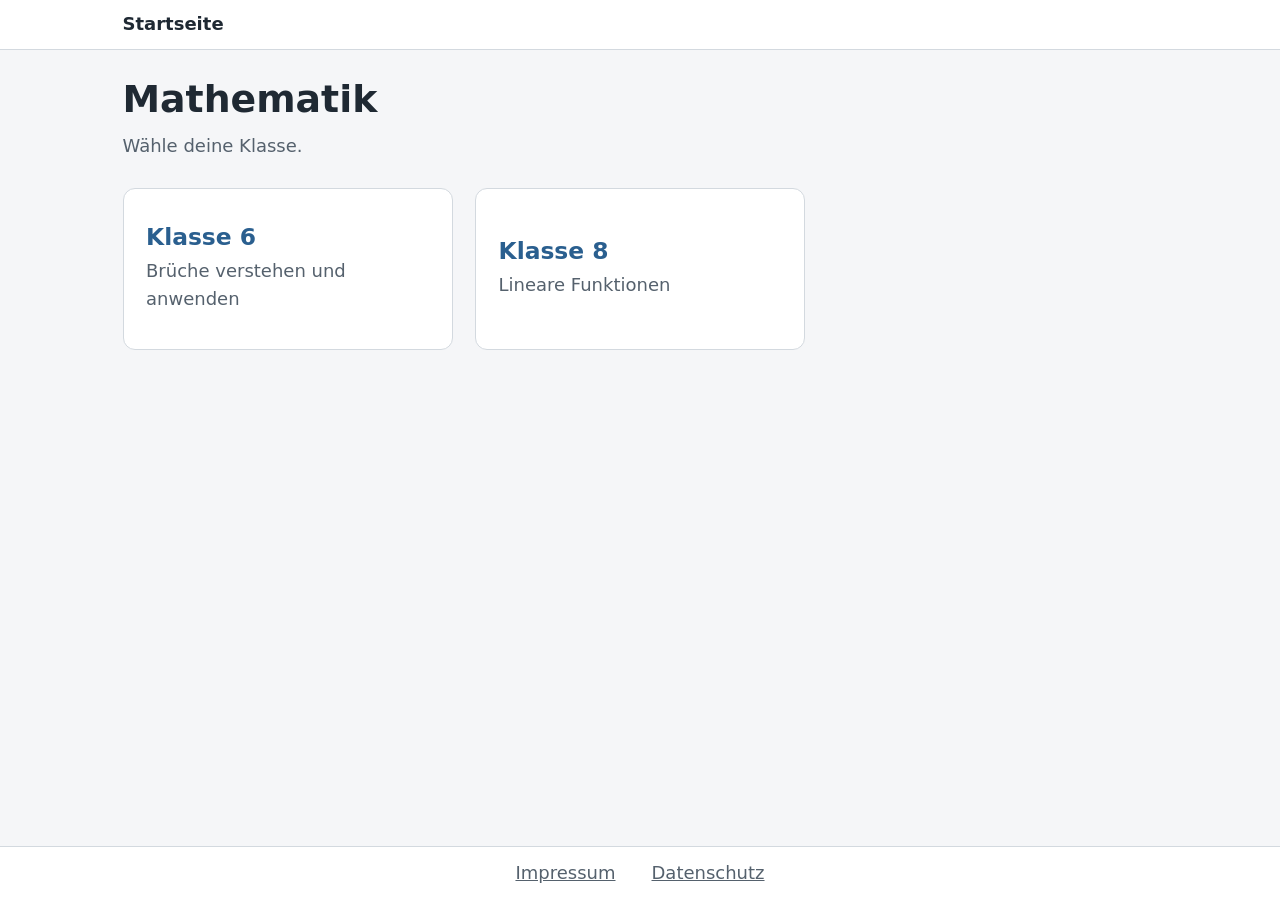
<file: index.html>
<!DOCTYPE html>
<html lang="de">
<head>
  <meta charset="utf-8">
  <meta name="viewport" content="width=device-width, initial-scale=1">
  <meta name="robots" content="noindex">
  <title>Mathematik</title>
  <link rel="icon" href="data:,">
  <link rel="stylesheet" href="css/style.css">
  <script src="js/struktur.js" defer></script>
  <script src="js/script.js" defer></script>
</head>
<body data-pfad="">
  <nav id="pfad" aria-label="Pfad"></nav>
  <main>
    <h1>Mathematik</h1>
    <p class="einleitung">Wähle deine Klasse.</p>
    <div id="kacheln"></div>
    <noscript>
      <p>Bitte aktiviere JavaScript, damit Navigation und Übungen funktionieren.</p>
      <p><a href="./impressum/index.html">Impressum</a> · <a href="./datenschutz/index.html">Datenschutz</a></p>
    </noscript>
  </main>
</body>
</html>
</file>
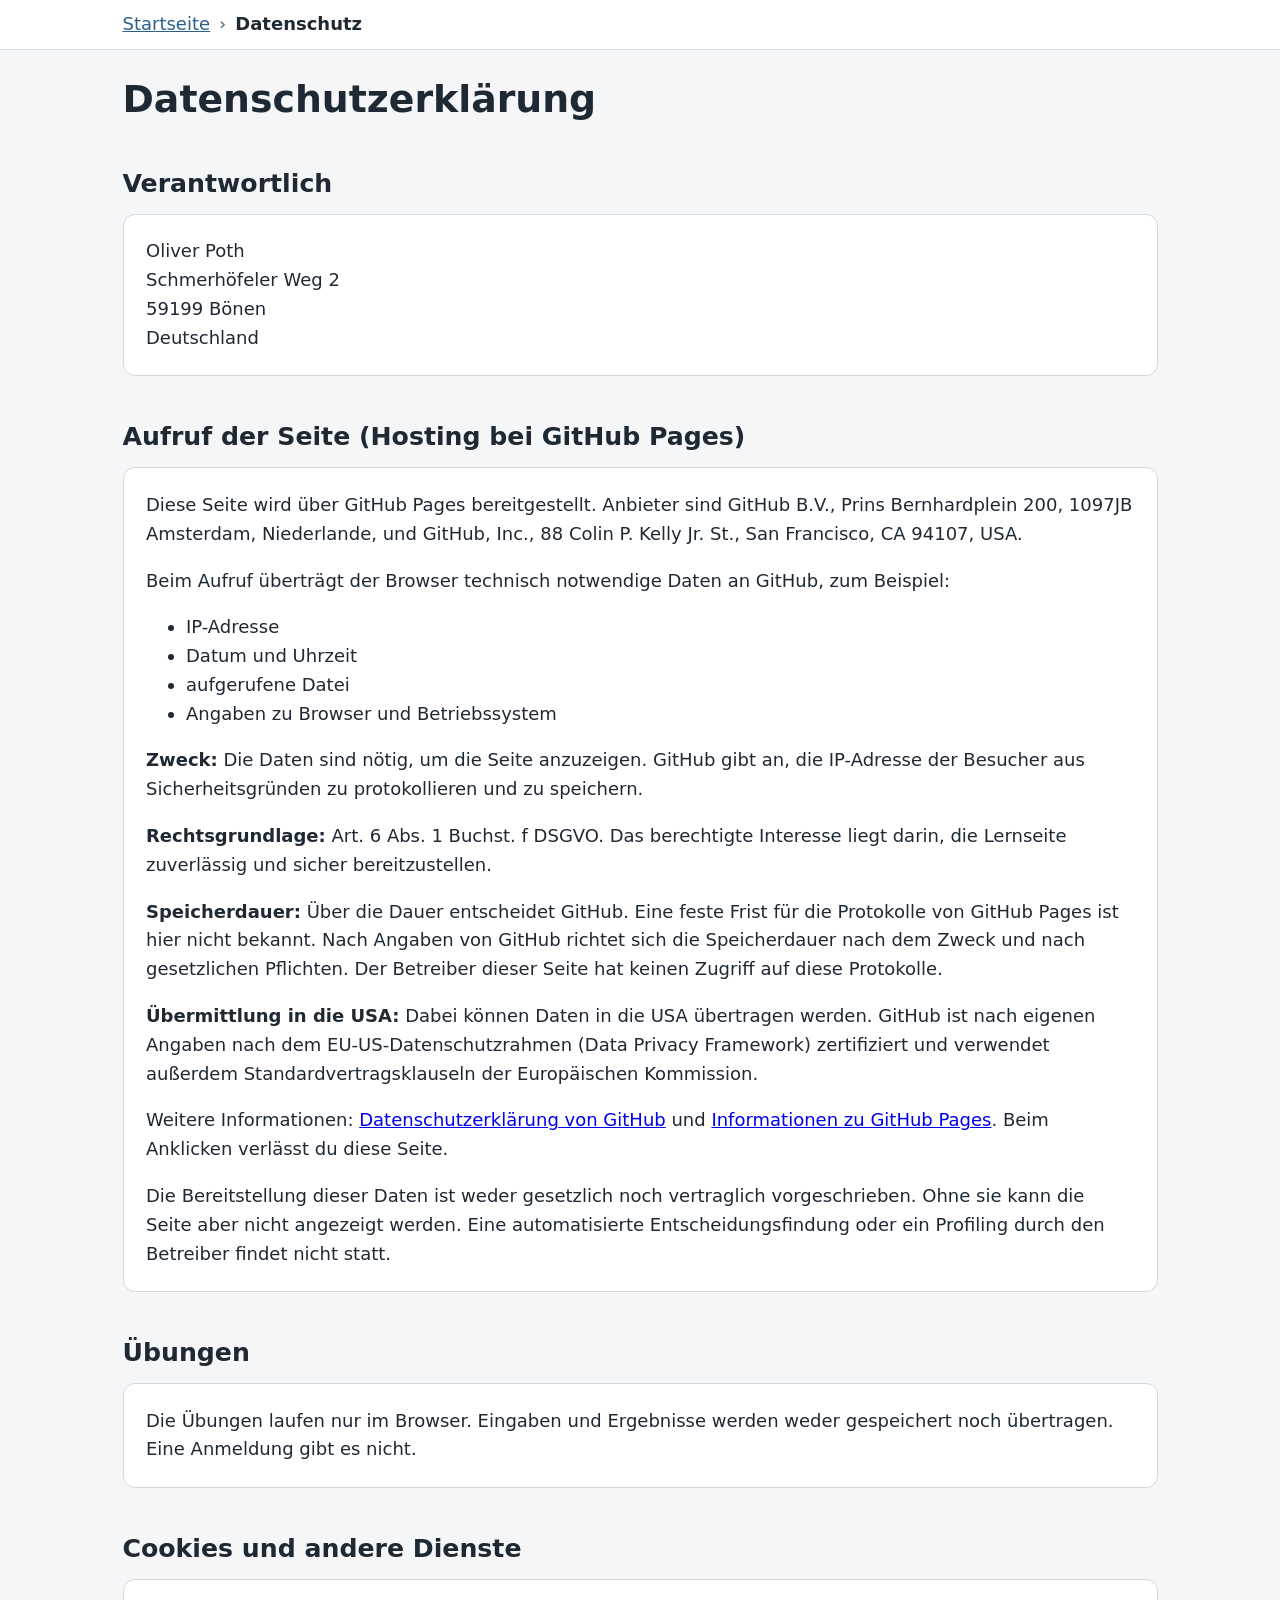
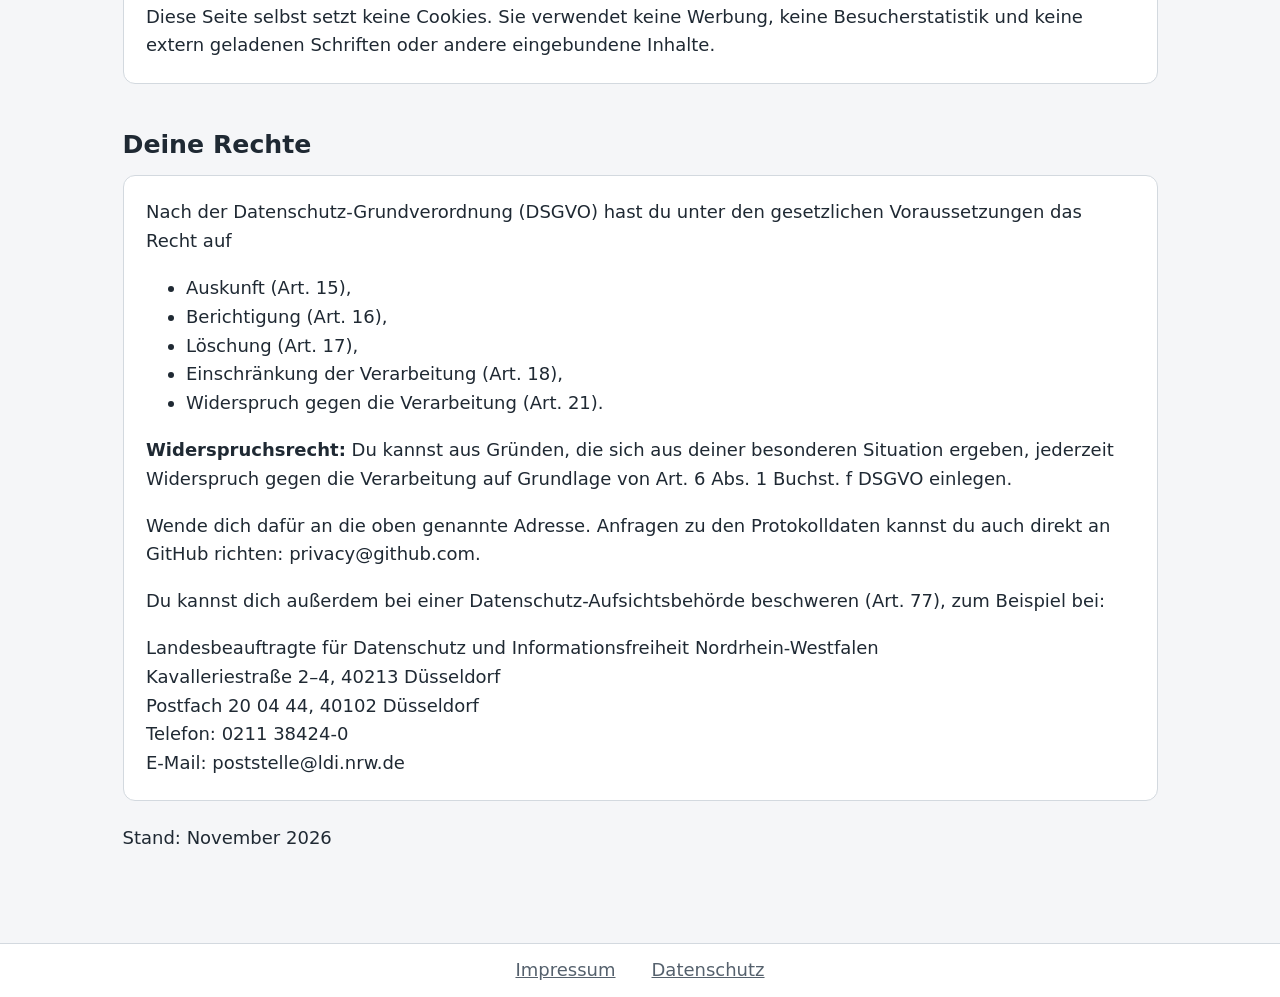
<file: datenschutz/index.html>
<!DOCTYPE html>
<html lang="de">
<head>
  <meta charset="utf-8">
  <meta name="viewport" content="width=device-width, initial-scale=1">
  <meta name="robots" content="noindex">
  <title>Datenschutz – Mathematik</title>
  <link rel="icon" href="data:,">
  <link rel="stylesheet" href="../css/style.css">
  <script src="../js/struktur.js" defer></script>
  <script src="../js/script.js" defer></script>
</head>
<body data-pfad="datenschutz">
  <nav id="pfad" aria-label="Pfad"></nav>
  <main class="rechtstext">
    <h1>Datenschutzerklärung</h1>
    <h2>Verantwortlich</h2>
    <div class="karte">
      <p>Oliver Poth<br>
        Schmerhöfeler Weg 2<br>
        59199 Bönen<br>
        Deutschland</p>
    </div>

    <h2>Aufruf der Seite (Hosting bei GitHub Pages)</h2>
    <div class="karte">
      <p>Diese Seite wird über GitHub Pages bereitgestellt. Anbieter sind GitHub B.V., Prins Bernhardplein 200, 1097JB Amsterdam, Niederlande, und GitHub, Inc., 88 Colin P. Kelly Jr. St., San Francisco, CA 94107, USA.</p>
      <p>Beim Aufruf überträgt der Browser technisch notwendige Daten an GitHub, zum Beispiel:</p>
      <ul>
        <li>IP-Adresse</li>
        <li>Datum und Uhrzeit</li>
        <li>aufgerufene Datei</li>
        <li>Angaben zu Browser und Betriebssystem</li>
      </ul>
      <p><strong>Zweck:</strong> Die Daten sind nötig, um die Seite anzuzeigen. GitHub gibt an, die IP-Adresse der Besucher aus Sicherheitsgründen zu protokollieren und zu speichern.</p>
      <p><strong>Rechtsgrundlage:</strong> Art. 6 Abs. 1 Buchst. f DSGVO. Das berechtigte Interesse liegt darin, die Lernseite zuverlässig und sicher bereitzustellen.</p>
      <p><strong>Speicherdauer:</strong> Über die Dauer entscheidet GitHub. Eine feste Frist für die Protokolle von GitHub Pages ist hier nicht bekannt. Nach Angaben von GitHub richtet sich die Speicherdauer nach dem Zweck und nach gesetzlichen Pflichten. Der Betreiber dieser Seite hat keinen Zugriff auf diese Protokolle.</p>
      <p><strong>Übermittlung in die USA:</strong> Dabei können Daten in die USA übertragen werden. GitHub ist nach eigenen Angaben nach dem EU-US-Datenschutzrahmen (Data Privacy Framework) zertifiziert und verwendet außerdem Standardvertragsklauseln der Europäischen Kommission.</p>
      <p>Weitere Informationen: <a href="https://docs.github.com/de/site-policy/privacy-policies/github-general-privacy-statement">Datenschutzerklärung von GitHub</a> und <a href="https://docs.github.com/de/pages/getting-started-with-github-pages/what-is-github-pages">Informationen zu GitHub Pages</a>. Beim Anklicken verlässt du diese Seite.</p>
      <p>Die Bereitstellung dieser Daten ist weder gesetzlich noch vertraglich vorgeschrieben. Ohne sie kann die Seite aber nicht angezeigt werden. Eine automatisierte Entscheidungsfindung oder ein Profiling durch den Betreiber findet nicht statt.</p>
    </div>

    <h2>Übungen</h2>
    <div class="karte">
      <p>Die Übungen laufen nur im Browser. Eingaben und Ergebnisse werden weder gespeichert noch übertragen. Eine Anmeldung gibt es nicht.</p>
    </div>

    <h2>Cookies und andere Dienste</h2>
    <div class="karte">
      <p>Diese Seite selbst setzt keine Cookies. Sie verwendet keine Werbung, keine Besucherstatistik und keine extern geladenen Schriften oder andere eingebundene Inhalte.</p>
    </div>

    <h2>Deine Rechte</h2>
    <div class="karte">
      <p>Nach der Datenschutz-Grundverordnung (DSGVO) hast du unter den gesetzlichen Voraussetzungen das Recht auf</p>
      <ul>
        <li>Auskunft (Art. 15),</li>
        <li>Berichtigung (Art. 16),</li>
        <li>Löschung (Art. 17),</li>
        <li>Einschränkung der Verarbeitung (Art. 18),</li>
        <li>Widerspruch gegen die Verarbeitung (Art. 21).</li>
      </ul>
      <p><strong>Widerspruchsrecht:</strong> Du kannst aus Gründen, die sich aus deiner besonderen Situation ergeben, jederzeit Widerspruch gegen die Verarbeitung auf Grundlage von Art. 6 Abs. 1 Buchst. f DSGVO einlegen.</p>
      <p>Wende dich dafür an die oben genannte Adresse. Anfragen zu den Protokolldaten kannst du auch direkt an GitHub richten: privacy@github.com.</p>
      <p>Du kannst dich außerdem bei einer Datenschutz-Aufsichtsbehörde beschweren (Art. 77), zum Beispiel bei:</p>
      <p>Landesbeauftragte für Datenschutz und Informationsfreiheit Nordrhein-Westfalen<br>
        Kavalleriestraße 2–4, 40213 Düsseldorf<br>
        Postfach 20 04 44, 40102 Düsseldorf<br>
        Telefon: 0211 38424-0<br>
        E-Mail: poststelle@ldi.nrw.de</p>
    </div>

    <p>Stand: November 2026</p>
    <noscript>
      <p>Bitte aktiviere JavaScript, damit Navigation und Übungen funktionieren.</p>
      <p><a href="../impressum/index.html">Impressum</a> · <a href="../datenschutz/index.html">Datenschutz</a></p>
    </noscript>
  </main>
</body>
</html>
</file>
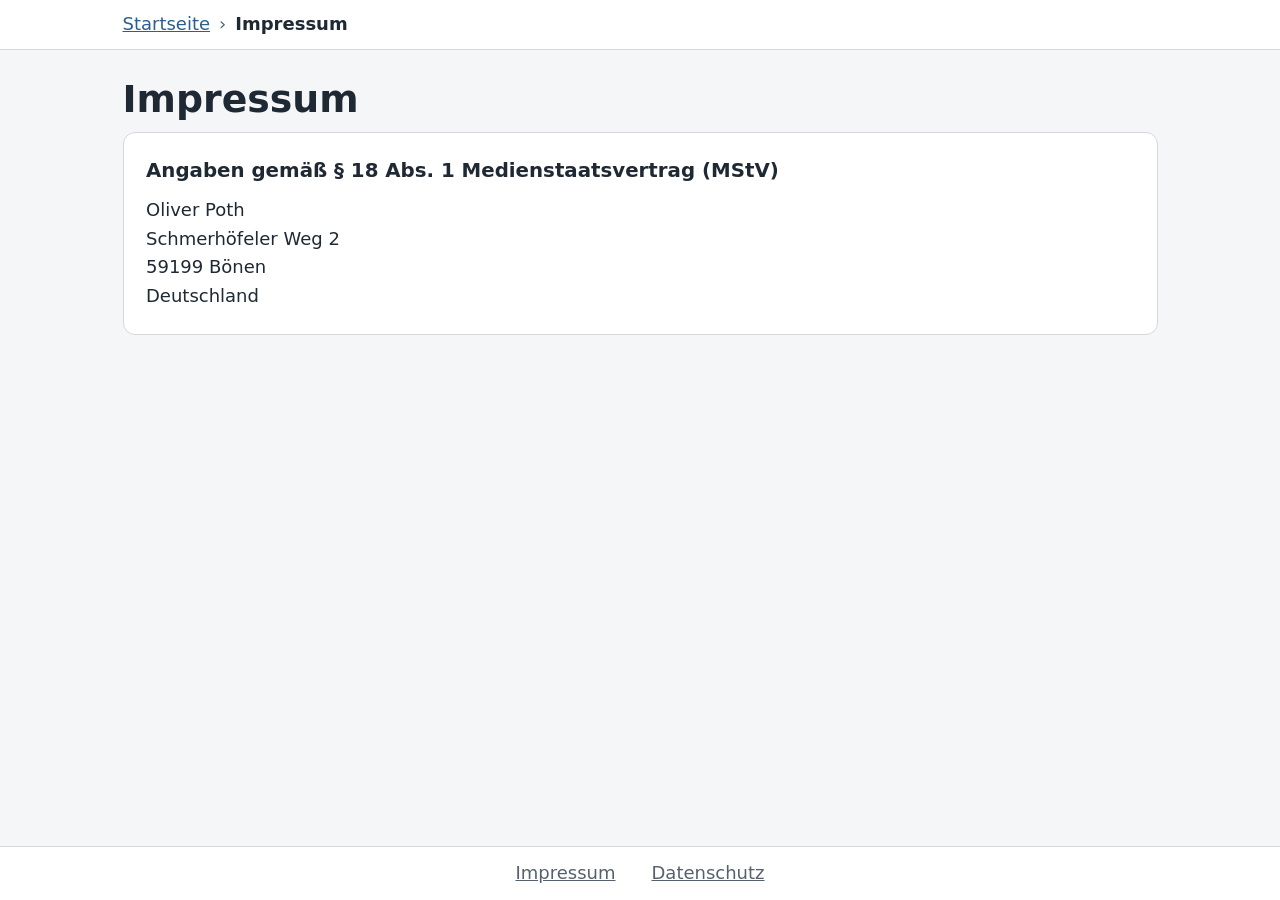
<file: impressum/index.html>
<!DOCTYPE html>
<html lang="de">
<head>
  <meta charset="utf-8">
  <meta name="viewport" content="width=device-width, initial-scale=1">
  <meta name="robots" content="noindex">
  <title>Impressum – Mathematik</title>
  <link rel="icon" href="data:,">
  <link rel="stylesheet" href="../css/style.css">
  <script src="../js/struktur.js" defer></script>
  <script src="../js/script.js" defer></script>
</head>
<body data-pfad="impressum">
  <nav id="pfad" aria-label="Pfad"></nav>
  <main class="rechtstext">
    <h1>Impressum</h1>
    <div class="karte">
      <h3>Angaben gemäß § 18 Abs. 1 Medienstaatsvertrag (MStV)</h3>
      <p>Oliver Poth<br>
        Schmerhöfeler Weg 2<br>
        59199 Bönen<br>
        Deutschland</p>
    </div>
    <noscript>
      <p>Bitte aktiviere JavaScript, damit Navigation und Übungen funktionieren.</p>
      <p><a href="../impressum/index.html">Impressum</a> · <a href="../datenschutz/index.html">Datenschutz</a></p>
    </noscript>
  </main>
</body>
</html>
</file>
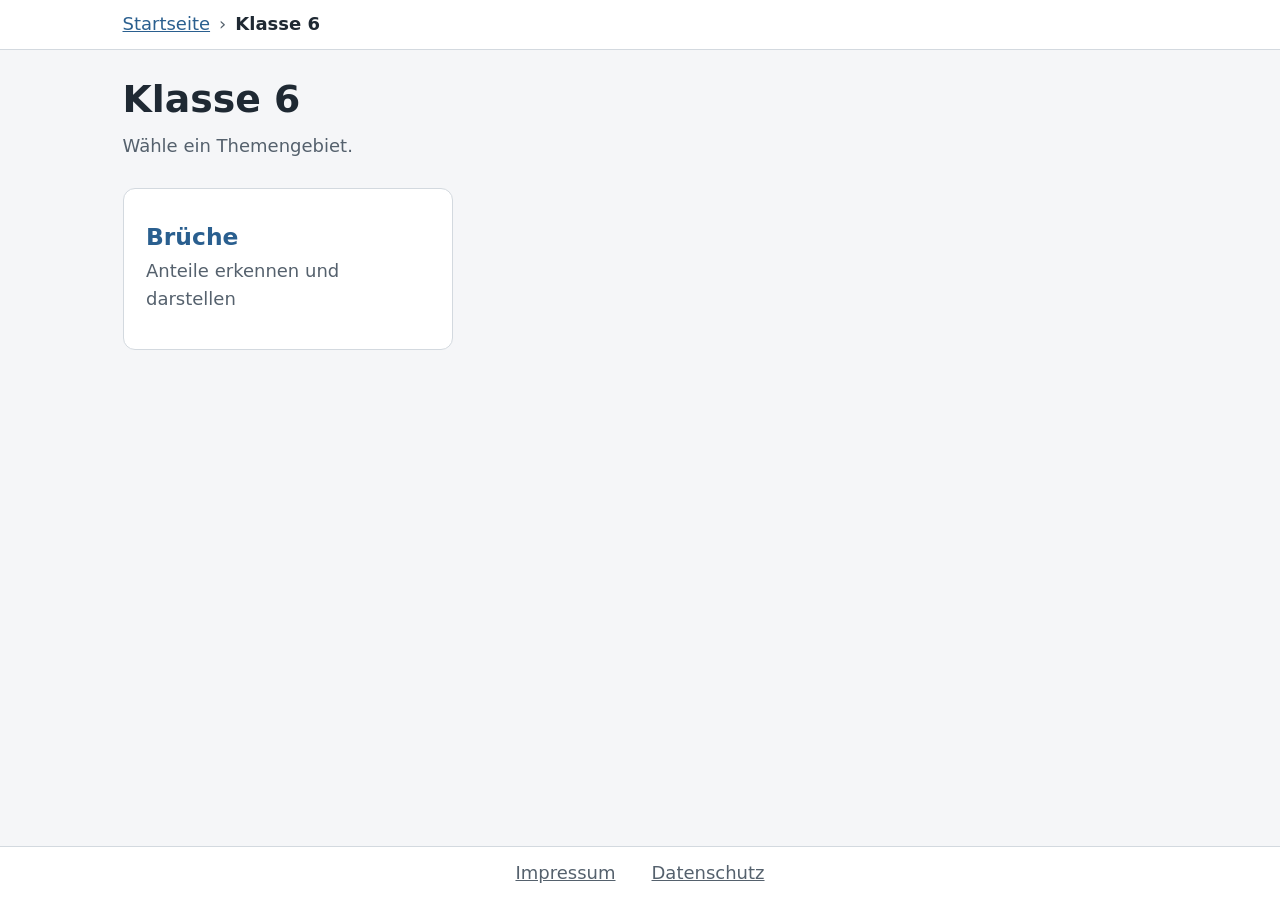
<file: klasse-6/index.html>
<!DOCTYPE html>
<html lang="de">
<head>
  <meta charset="utf-8">
  <meta name="viewport" content="width=device-width, initial-scale=1">
  <meta name="robots" content="noindex">
  <title>Klasse 6 – Mathematik</title>
  <link rel="icon" href="data:,">
  <link rel="stylesheet" href="../css/style.css">
  <script src="../js/struktur.js" defer></script>
  <script src="../js/script.js" defer></script>
</head>
<body data-pfad="klasse-6">
  <nav id="pfad" aria-label="Pfad"></nav>
  <main>
    <h1>Klasse 6</h1>
    <p class="einleitung">Wähle ein Themengebiet.</p>
    <div id="kacheln"></div>
    <noscript>
      <p>Bitte aktiviere JavaScript, damit Navigation und Übungen funktionieren.</p>
      <p><a href="../impressum/index.html">Impressum</a> · <a href="../datenschutz/index.html">Datenschutz</a></p>
    </noscript>
  </main>
</body>
</html>
</file>
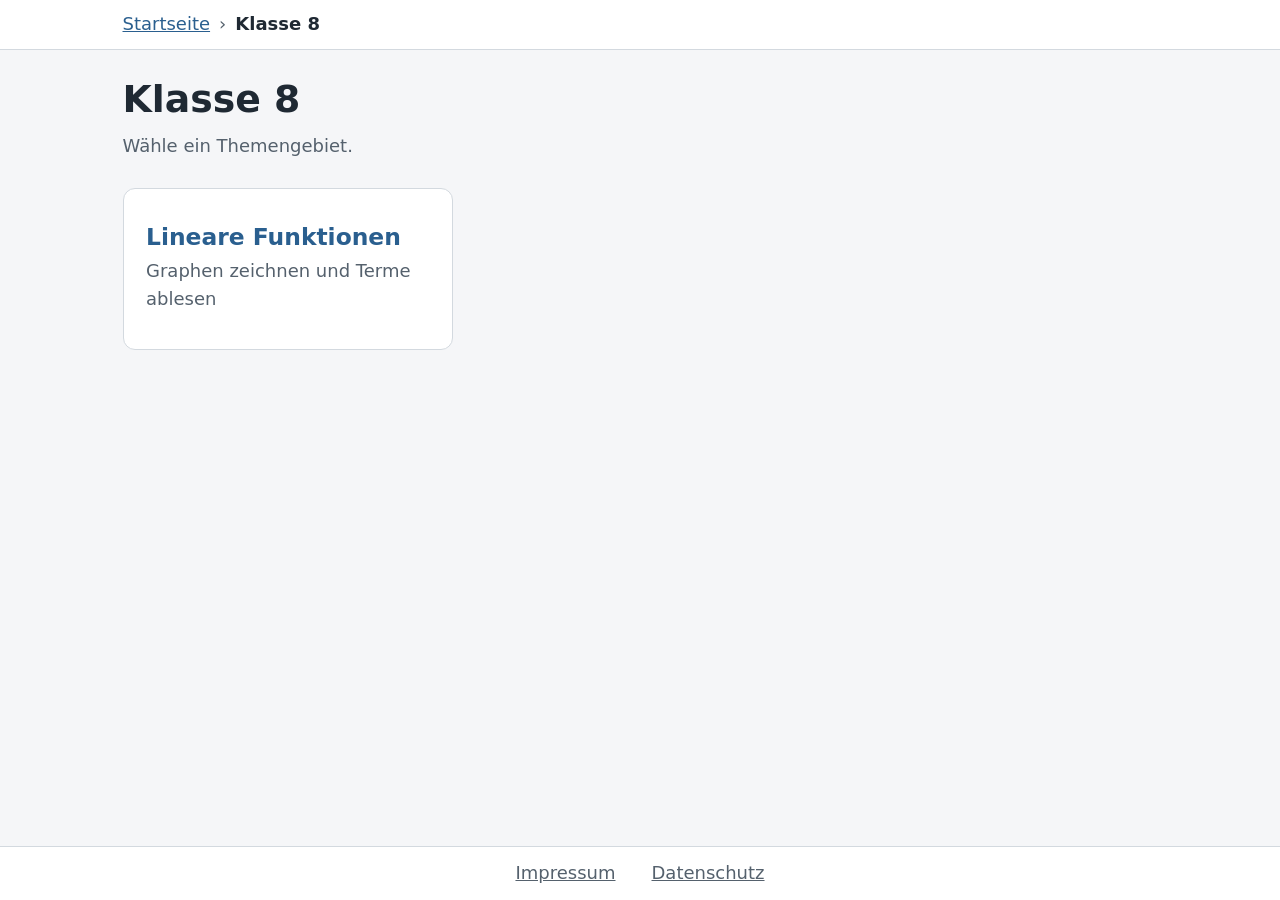
<file: klasse-8/index.html>
<!DOCTYPE html>
<html lang="de">
<head>
  <meta charset="utf-8">
  <meta name="viewport" content="width=device-width, initial-scale=1">
  <meta name="robots" content="noindex">
  <title>Klasse 8 – Mathematik</title>
  <link rel="icon" href="data:,">
  <link rel="stylesheet" href="../css/style.css">
  <script src="../js/struktur.js" defer></script>
  <script src="../js/script.js" defer></script>
</head>
<body data-pfad="klasse-8">
  <nav id="pfad" aria-label="Pfad"></nav>
  <main>
    <h1>Klasse 8</h1>
    <p class="einleitung">Wähle ein Themengebiet.</p>
    <div id="kacheln"></div>
    <noscript>
      <p>Bitte aktiviere JavaScript, damit Navigation und Übungen funktionieren.</p>
      <p><a href="../impressum/index.html">Impressum</a> · <a href="../datenschutz/index.html">Datenschutz</a></p>
    </noscript>
  </main>
</body>
</html>
</file>
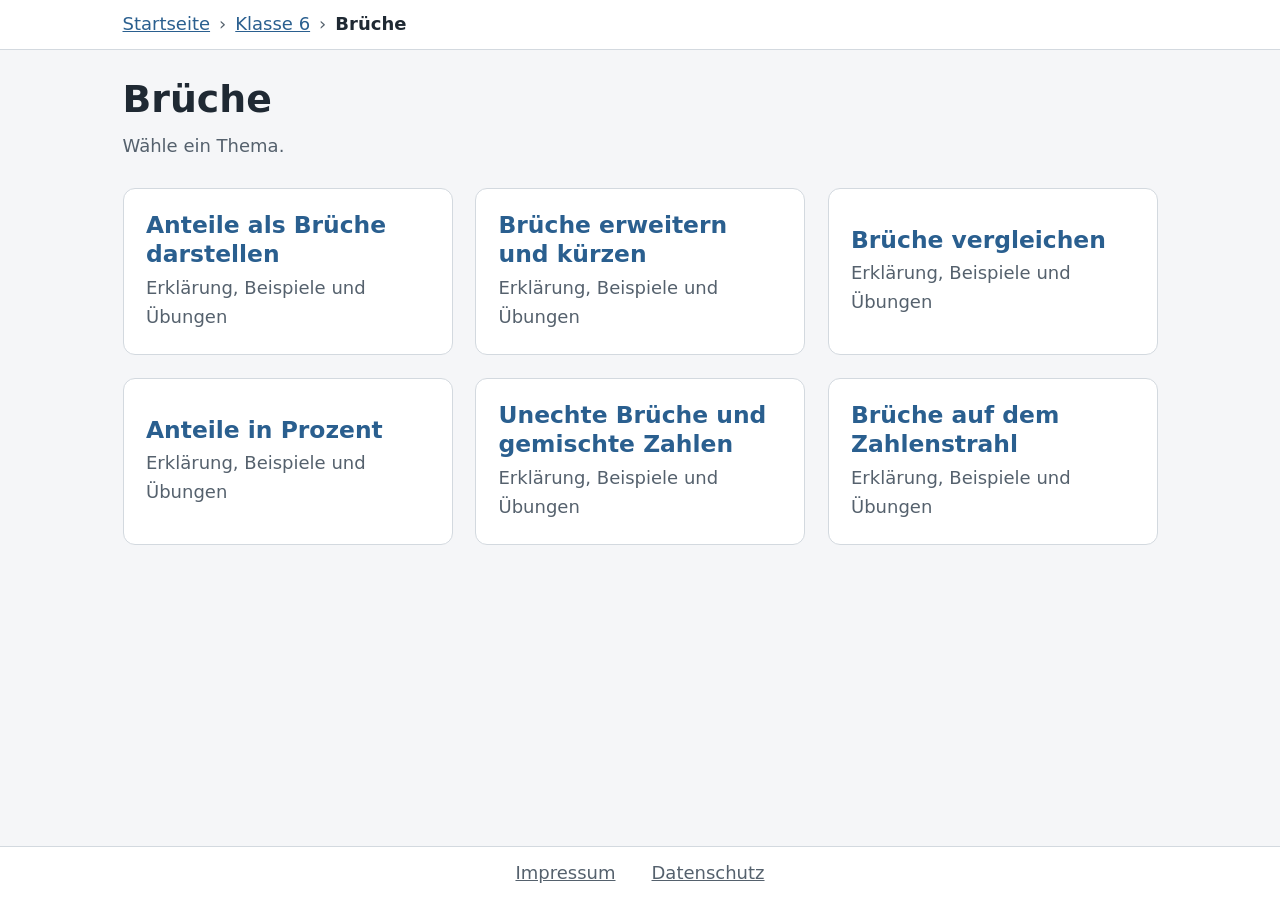
<file: klasse-6/brueche/index.html>
<!DOCTYPE html>
<html lang="de">
<head>
  <meta charset="utf-8">
  <meta name="viewport" content="width=device-width, initial-scale=1">
  <meta name="robots" content="noindex">
  <title>Brüche – Klasse 6</title>
  <link rel="icon" href="data:,">
  <link rel="stylesheet" href="../../css/style.css">
  <script src="../../js/struktur.js" defer></script>
  <script src="../../js/script.js" defer></script>
</head>
<body data-pfad="klasse-6/brueche">
  <nav id="pfad" aria-label="Pfad"></nav>
  <main>
    <h1>Brüche</h1>
    <p class="einleitung">Wähle ein Thema.</p>
    <div id="kacheln"></div>
    <noscript>
      <p>Bitte aktiviere JavaScript, damit Navigation und Übungen funktionieren.</p>
      <p><a href="../../impressum/index.html">Impressum</a> · <a href="../../datenschutz/index.html">Datenschutz</a></p>
    </noscript>
  </main>
</body>
</html>
</file>
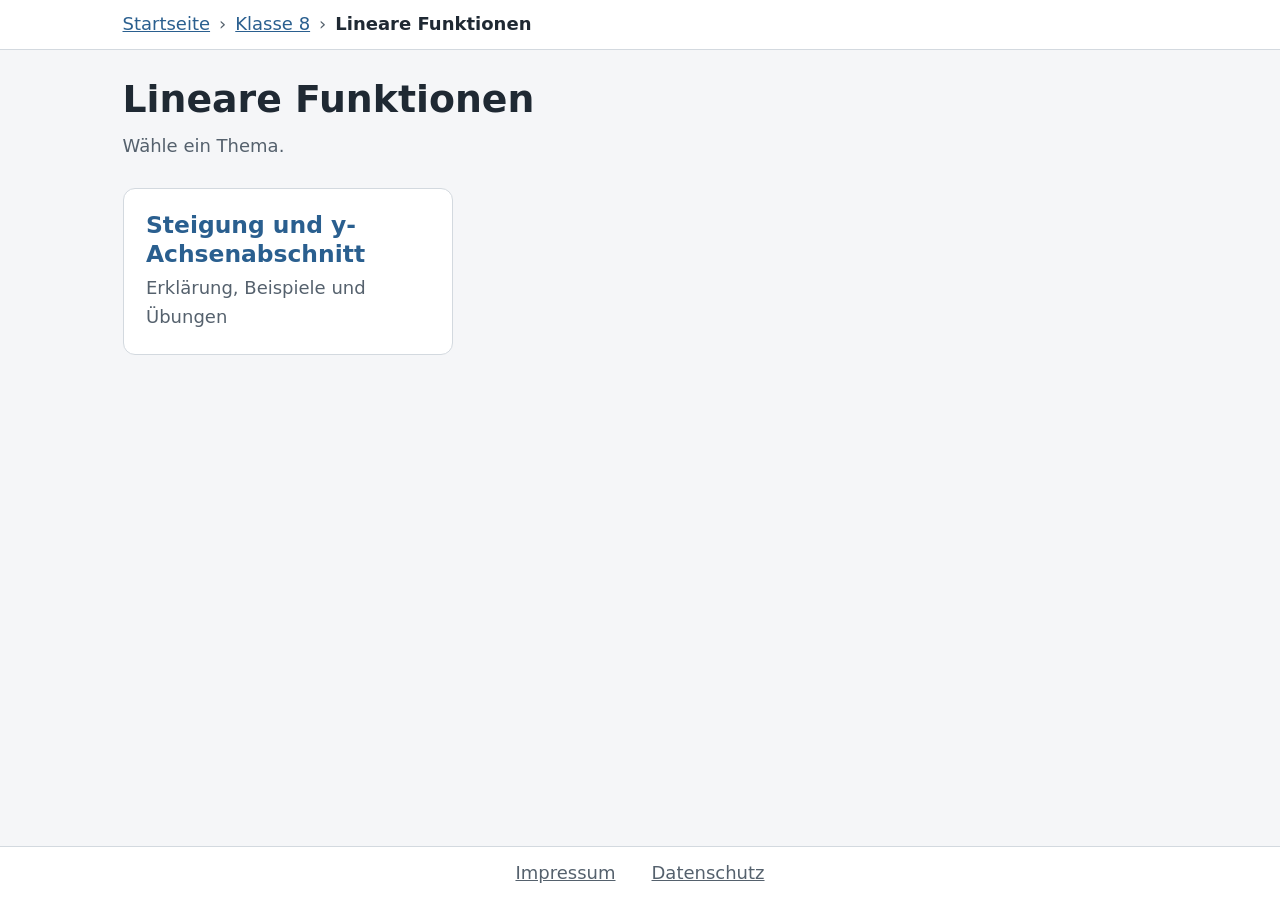
<file: klasse-8/lineare-funktionen/index.html>
<!DOCTYPE html>
<html lang="de">
<head>
  <meta charset="utf-8">
  <meta name="viewport" content="width=device-width, initial-scale=1">
  <meta name="robots" content="noindex">
  <title>Lineare Funktionen – Klasse 8</title>
  <link rel="icon" href="data:,">
  <link rel="stylesheet" href="../../css/style.css">
  <script src="../../js/struktur.js" defer></script>
  <script src="../../js/script.js" defer></script>
</head>
<body data-pfad="klasse-8/lineare-funktionen">
  <nav id="pfad" aria-label="Pfad"></nav>
  <main>
    <h1>Lineare Funktionen</h1>
    <p class="einleitung">Wähle ein Thema.</p>
    <div id="kacheln"></div>
    <noscript>
      <p>Bitte aktiviere JavaScript, damit Navigation und Übungen funktionieren.</p>
      <p><a href="../../impressum/index.html">Impressum</a> · <a href="../../datenschutz/index.html">Datenschutz</a></p>
    </noscript>
  </main>
</body>
</html>
</file>
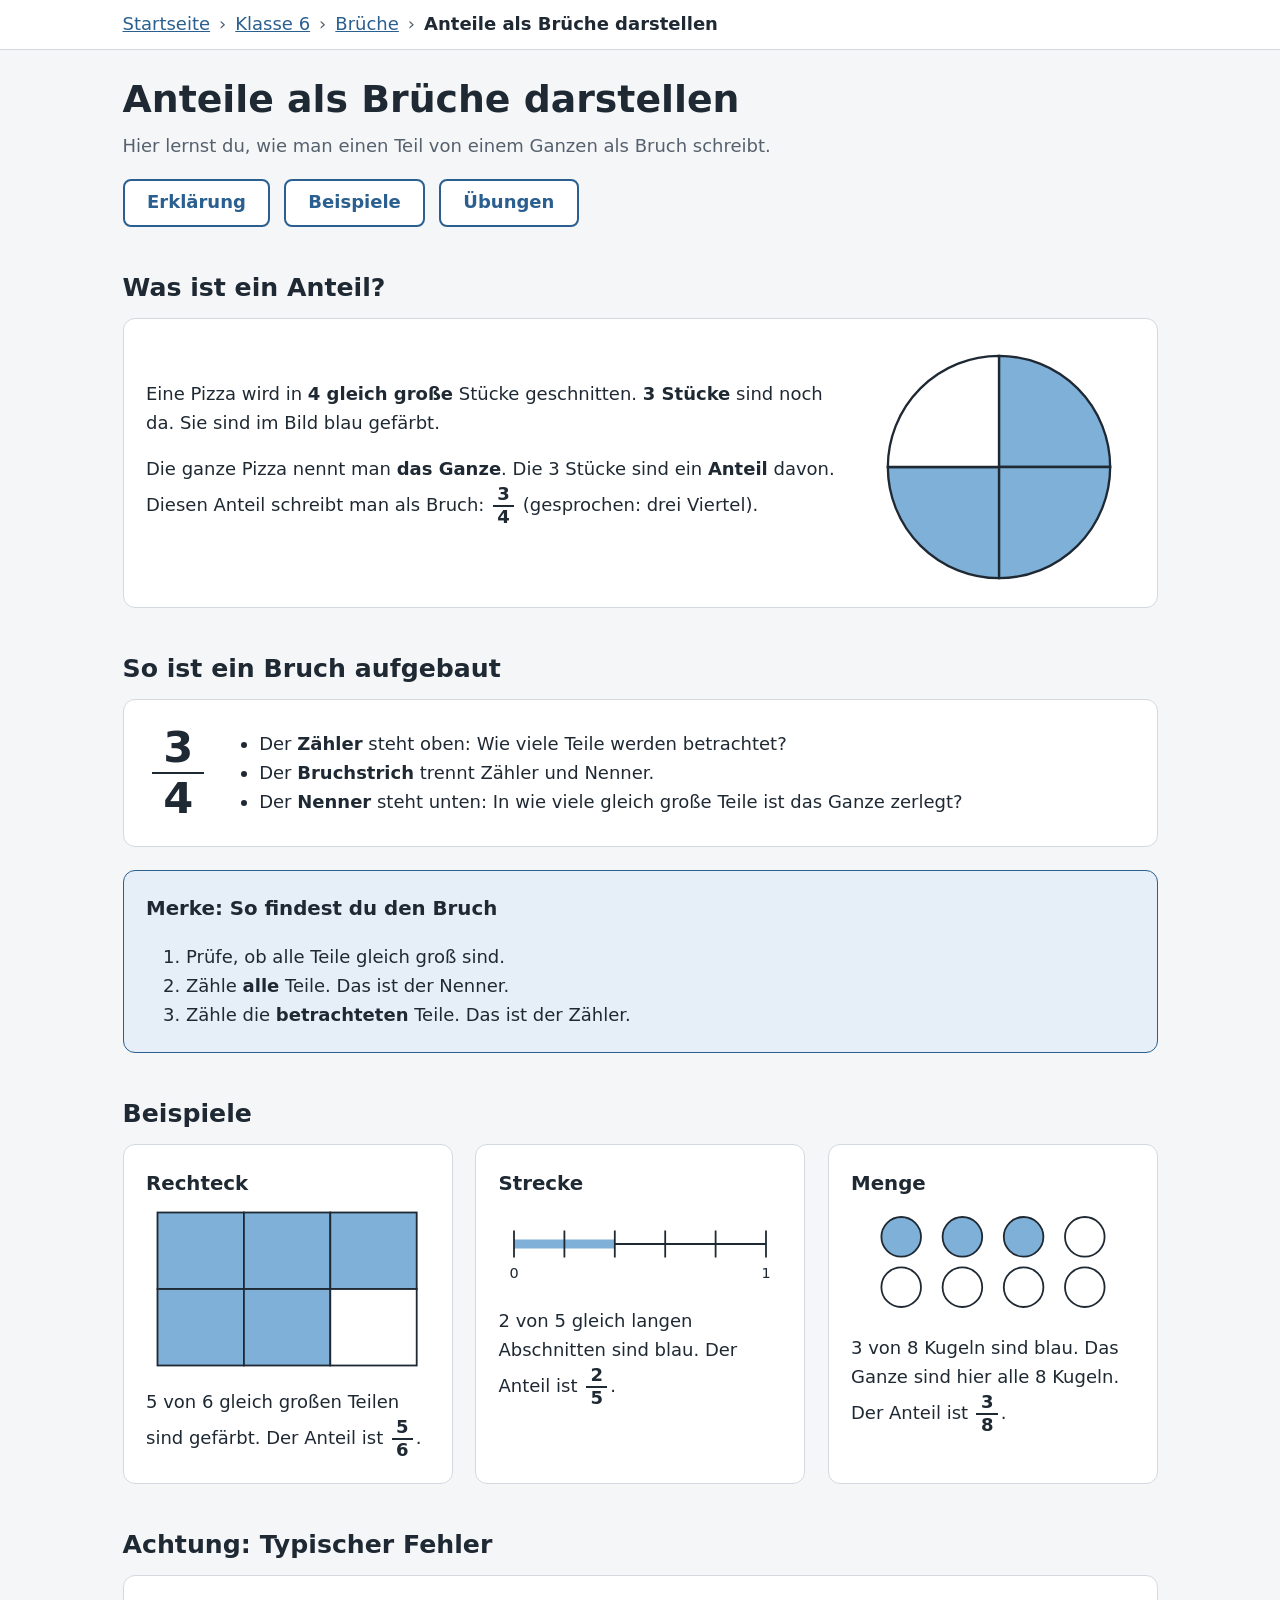
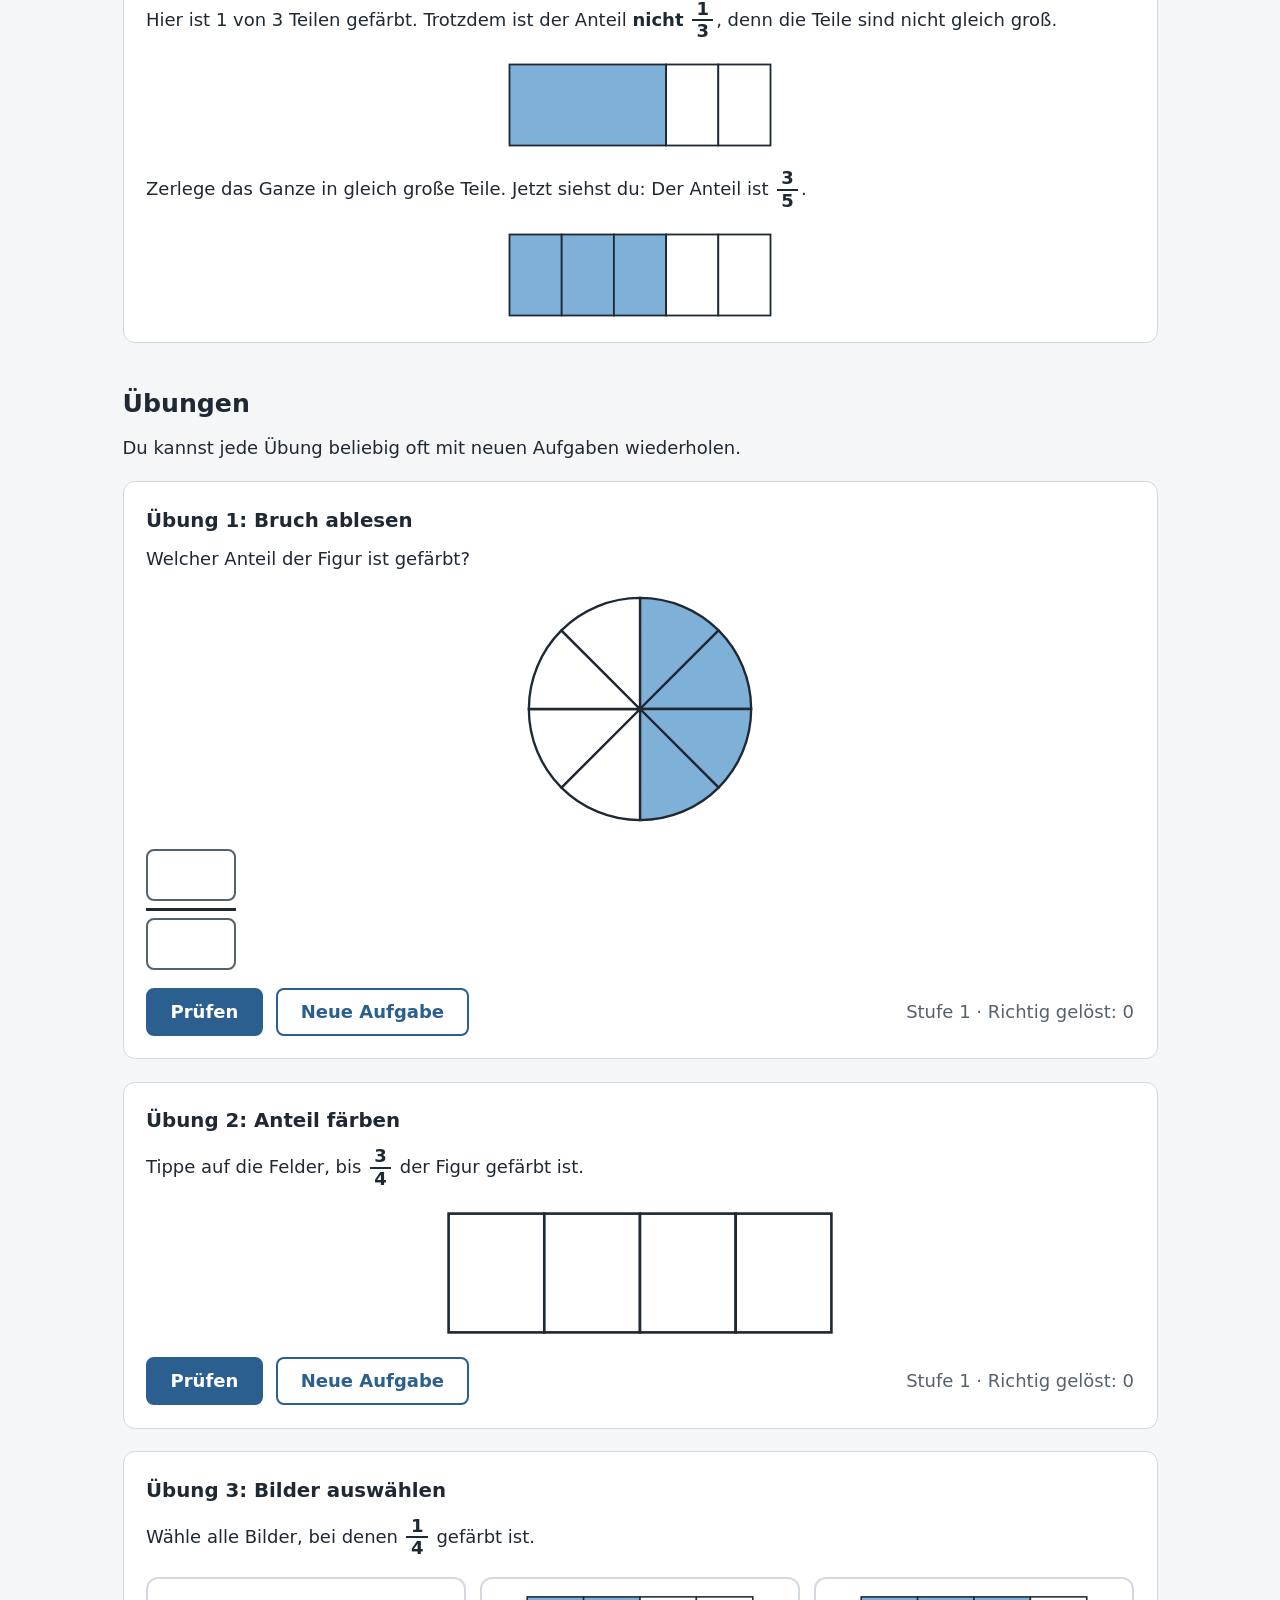
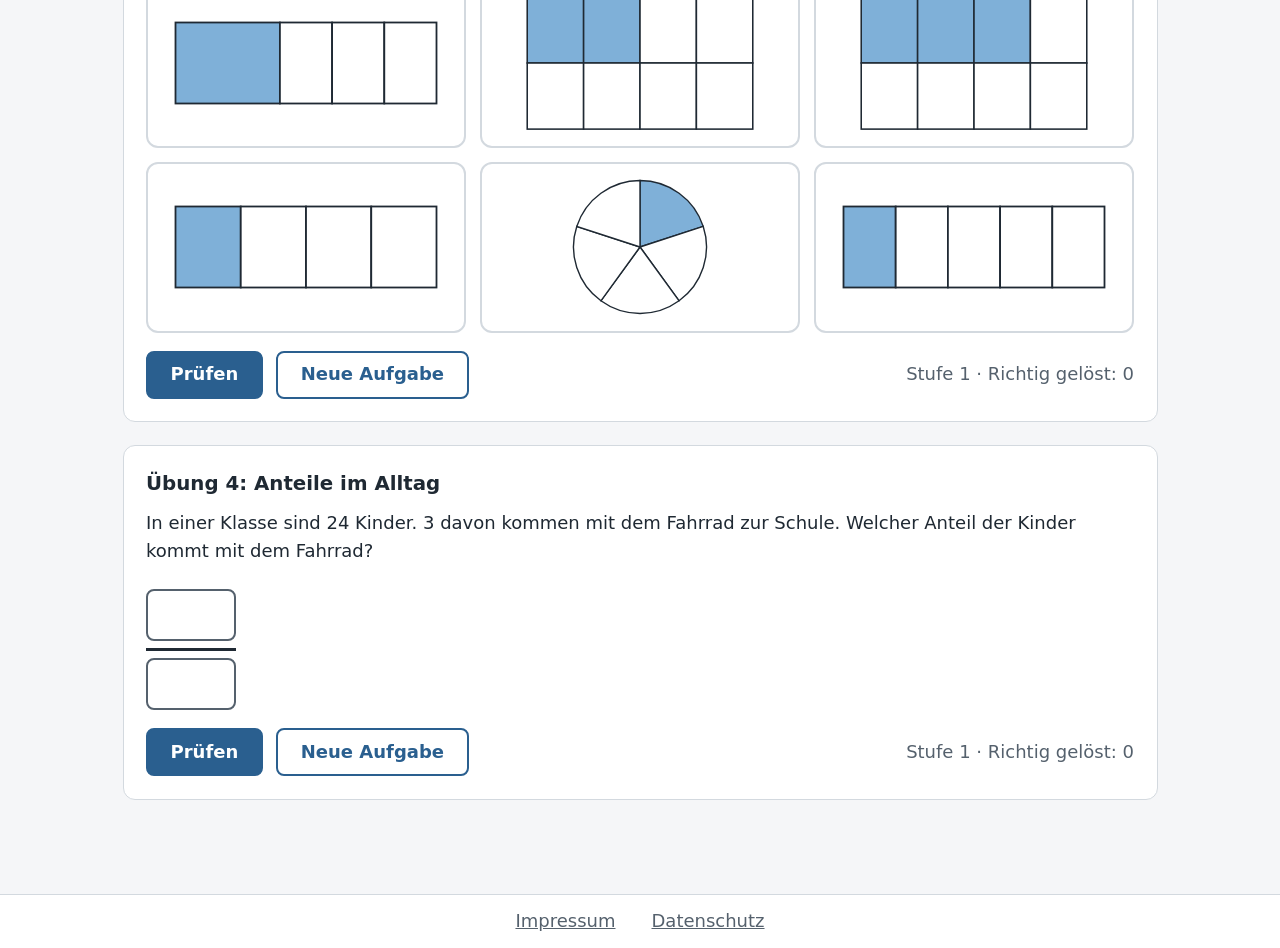
<file: klasse-6/brueche/anteile-als-brueche/index.html>
<!DOCTYPE html>
<html lang="de">
<head>
  <meta charset="utf-8">
  <meta name="viewport" content="width=device-width, initial-scale=1">
  <meta name="robots" content="noindex">
  <title>Anteile als Brüche darstellen – Klasse 6</title>
  <link rel="icon" href="data:,">
  <link rel="stylesheet" href="../../../css/style.css">
  <script src="../../../js/struktur.js" defer></script>
  <script src="../../../js/script.js" defer></script>
  <script src="uebungen.js" defer></script>
</head>
<body data-pfad="klasse-6/brueche/anteile-als-brueche">
  <nav id="pfad" aria-label="Pfad"></nav>
  <main>
    <h1>Anteile als Brüche darstellen</h1>
    <p class="einleitung">Hier lernst du, wie man einen Teil von einem Ganzen als Bruch schreibt.</p>
    <div class="inhalt-links">
      <a class="knopf" href="#erklaerung">Erklärung</a>
      <a class="knopf" href="#beispiele">Beispiele</a>
      <a class="knopf" href="#uebungen">Übungen</a>
    </div>

    <section id="erklaerung">
      <h2>Was ist ein Anteil?</h2>
      <div class="karte mit-bild">
        <div>
          <p>Eine Pizza wird in <strong>4 gleich große</strong> Stücke geschnitten. <strong>3 Stücke</strong> sind noch da. Sie sind im Bild blau gefärbt.</p>
          <p>Die ganze Pizza nennt man <strong>das Ganze</strong>. Die 3 Stücke sind ein <strong>Anteil</strong> davon. Diesen Anteil schreibt man als Bruch: <span class="bruch" role="img" aria-label="3 durch 4"><span>3</span><span>4</span></span> (gesprochen: drei Viertel).</p>
        </div>
          <svg class="figur" viewBox="0 0 200 200" role="img" aria-label="Kreis aus 4 gleich großen Teilen, 3 sind gefärbt">
            <path class="feld gefaerbt" d="M100 100 V5 A95 95 0 0 1 195 100 Z"/>
            <path class="feld gefaerbt" d="M100 100 H195 A95 95 0 0 1 100 195 Z"/>
            <path class="feld gefaerbt" d="M100 100 V195 A95 95 0 0 1 5 100 Z"/>
            <path class="feld" d="M100 100 H5 A95 95 0 0 1 100 5 Z"/>
          </svg>
      </div>

      <h2>So ist ein Bruch aufgebaut</h2>
      <div class="karte">
        <div class="bruch-teile">
          <span class="bruch riesig" role="img" aria-label="3 durch 4"><span>3</span><span>4</span></span>
          <ul>
            <li>Der <strong>Zähler</strong> steht oben: Wie viele Teile werden betrachtet?</li>
            <li>Der <strong>Bruchstrich</strong> trennt Zähler und Nenner.</li>
            <li>Der <strong>Nenner</strong> steht unten: In wie viele gleich große Teile ist das Ganze zerlegt?</li>
          </ul>
        </div>
      </div>
      <div class="karte merke">
        <h3>Merke: So findest du den Bruch</h3>
        <ol>
          <li>Prüfe, ob alle Teile gleich groß sind.</li>
          <li>Zähle <strong>alle</strong> Teile. Das ist der Nenner.</li>
          <li>Zähle die <strong>betrachteten</strong> Teile. Das ist der Zähler.</li>
        </ol>
      </div>
    </section>

    <section id="beispiele">
      <h2>Beispiele</h2>
      <div class="beispiele">
        <div class="karte">
          <h3>Rechteck</h3>
          <svg class="figur" viewBox="0 0 300 180" role="img" aria-label="Rechteck aus 6 gleich großen Teilen, 5 sind gefärbt">
            <rect class="feld gefaerbt" x="5" y="5" width="96" height="85"/>
            <rect class="feld gefaerbt" x="101" y="5" width="96" height="85"/>
            <rect class="feld gefaerbt" x="197" y="5" width="96" height="85"/>
            <rect class="feld gefaerbt" x="5" y="90" width="96" height="85"/>
            <rect class="feld gefaerbt" x="101" y="90" width="96" height="85"/>
            <rect class="feld" x="197" y="90" width="96" height="85"/>
          </svg>
          <p>5 von 6 gleich großen Teilen sind gefärbt. Der Anteil ist <span class="bruch" role="img" aria-label="5 durch 6"><span>5</span><span>6</span></span>.</p>
        </div>
        <div class="karte">
          <h3>Strecke</h3>
          <svg class="figur" viewBox="0 0 300 90" role="img" aria-label="Strecke aus 5 gleich langen Abschnitten, 2 sind hervorgehoben">
            <path d="M10 40 H290" stroke="currentColor" stroke-width="2"/>
            <path d="M10 40 H122" stroke="var(--farbe-teil)" stroke-width="10"/>
            <path d="M10 25 V55" stroke="currentColor" stroke-width="2"/>
            <path d="M66 25 V55" stroke="currentColor" stroke-width="2"/>
            <path d="M122 25 V55" stroke="currentColor" stroke-width="2"/>
            <path d="M178 25 V55" stroke="currentColor" stroke-width="2"/>
            <path d="M234 25 V55" stroke="currentColor" stroke-width="2"/>
            <path d="M290 25 V55" stroke="currentColor" stroke-width="2"/>
            <text x="10" y="78" text-anchor="middle">0</text>
            <text x="290" y="78" text-anchor="middle">1</text>
          </svg>
          <p>2 von 5 gleich langen Abschnitten sind blau. Der Anteil ist <span class="bruch" role="img" aria-label="2 durch 5"><span>2</span><span>5</span></span>.</p>
        </div>
        <div class="karte">
          <h3>Menge</h3>
          <svg class="figur" viewBox="0 0 300 120" role="img" aria-label="8 Kugeln, 3 sind gefärbt">
            <circle class="feld gefaerbt" cx="48" cy="32" r="22"/>
            <circle class="feld gefaerbt" cx="116" cy="32" r="22"/>
            <circle class="feld gefaerbt" cx="184" cy="32" r="22"/>
            <circle class="feld" cx="252" cy="32" r="22"/>
            <circle class="feld" cx="48" cy="88" r="22"/>
            <circle class="feld" cx="116" cy="88" r="22"/>
            <circle class="feld" cx="184" cy="88" r="22"/>
            <circle class="feld" cx="252" cy="88" r="22"/>
          </svg>
          <p>3 von 8 Kugeln sind blau. Das Ganze sind hier alle 8 Kugeln. Der Anteil ist <span class="bruch" role="img" aria-label="3 durch 8"><span>3</span><span>8</span></span>.</p>
        </div>
      </div>

      <h2>Achtung: Typischer Fehler</h2>
      <div class="karte">
        <p>Hier ist 1 von 3 Teilen gefärbt. Trotzdem ist der Anteil <strong>nicht</strong> <span class="bruch" role="img" aria-label="1 durch 3"><span>1</span><span>3</span></span>, denn die Teile sind nicht gleich groß.</p>
          <svg class="figur" viewBox="0 0 300 100" role="img" aria-label="Streifen aus 3 verschieden breiten Teilen, der breite ist gefärbt">
            <rect class="feld gefaerbt" x="5" y="5" width="174" height="90"/>
            <rect class="feld" x="179" y="5" width="58" height="90"/>
            <rect class="feld" x="237" y="5" width="58" height="90"/>
          </svg>
        <p>Zerlege das Ganze in gleich große Teile. Jetzt siehst du: Der Anteil ist <span class="bruch" role="img" aria-label="3 durch 5"><span>3</span><span>5</span></span>.</p>
          <svg class="figur" viewBox="0 0 300 100" role="img" aria-label="Derselbe Streifen in 5 gleich breiten Teilen, 3 sind gefärbt">
            <rect class="feld gefaerbt" x="5" y="5" width="58" height="90"/>
            <rect class="feld gefaerbt" x="63" y="5" width="58" height="90"/>
            <rect class="feld gefaerbt" x="121" y="5" width="58" height="90"/>
            <rect class="feld" x="179" y="5" width="58" height="90"/>
            <rect class="feld" x="237" y="5" width="58" height="90"/>
          </svg>
      </div>
    </section>

    <section id="uebungen">
      <h2>Übungen</h2>
      <p>Du kannst jede Übung beliebig oft mit neuen Aufgaben wiederholen.</p>
      <div class="karte">
        <h3>Übung 1: Bruch ablesen</h3>
        <div id="ablesen"></div>
      </div>
      <div class="karte">
        <h3>Übung 2: Anteil färben</h3>
        <div id="faerben"></div>
      </div>
      <div class="karte">
        <h3>Übung 3: Bilder auswählen</h3>
        <div id="auswaehlen"></div>
      </div>
      <div class="karte">
        <h3>Übung 4: Anteile im Alltag</h3>
        <div id="alltag"></div>
      </div>
    </section>
    <noscript>
      <p>Bitte aktiviere JavaScript, damit Navigation und Übungen funktionieren.</p>
      <p><a href="../../../impressum/index.html">Impressum</a> · <a href="../../../datenschutz/index.html">Datenschutz</a></p>
    </noscript>
  </main>
</body>
</html>
</file>
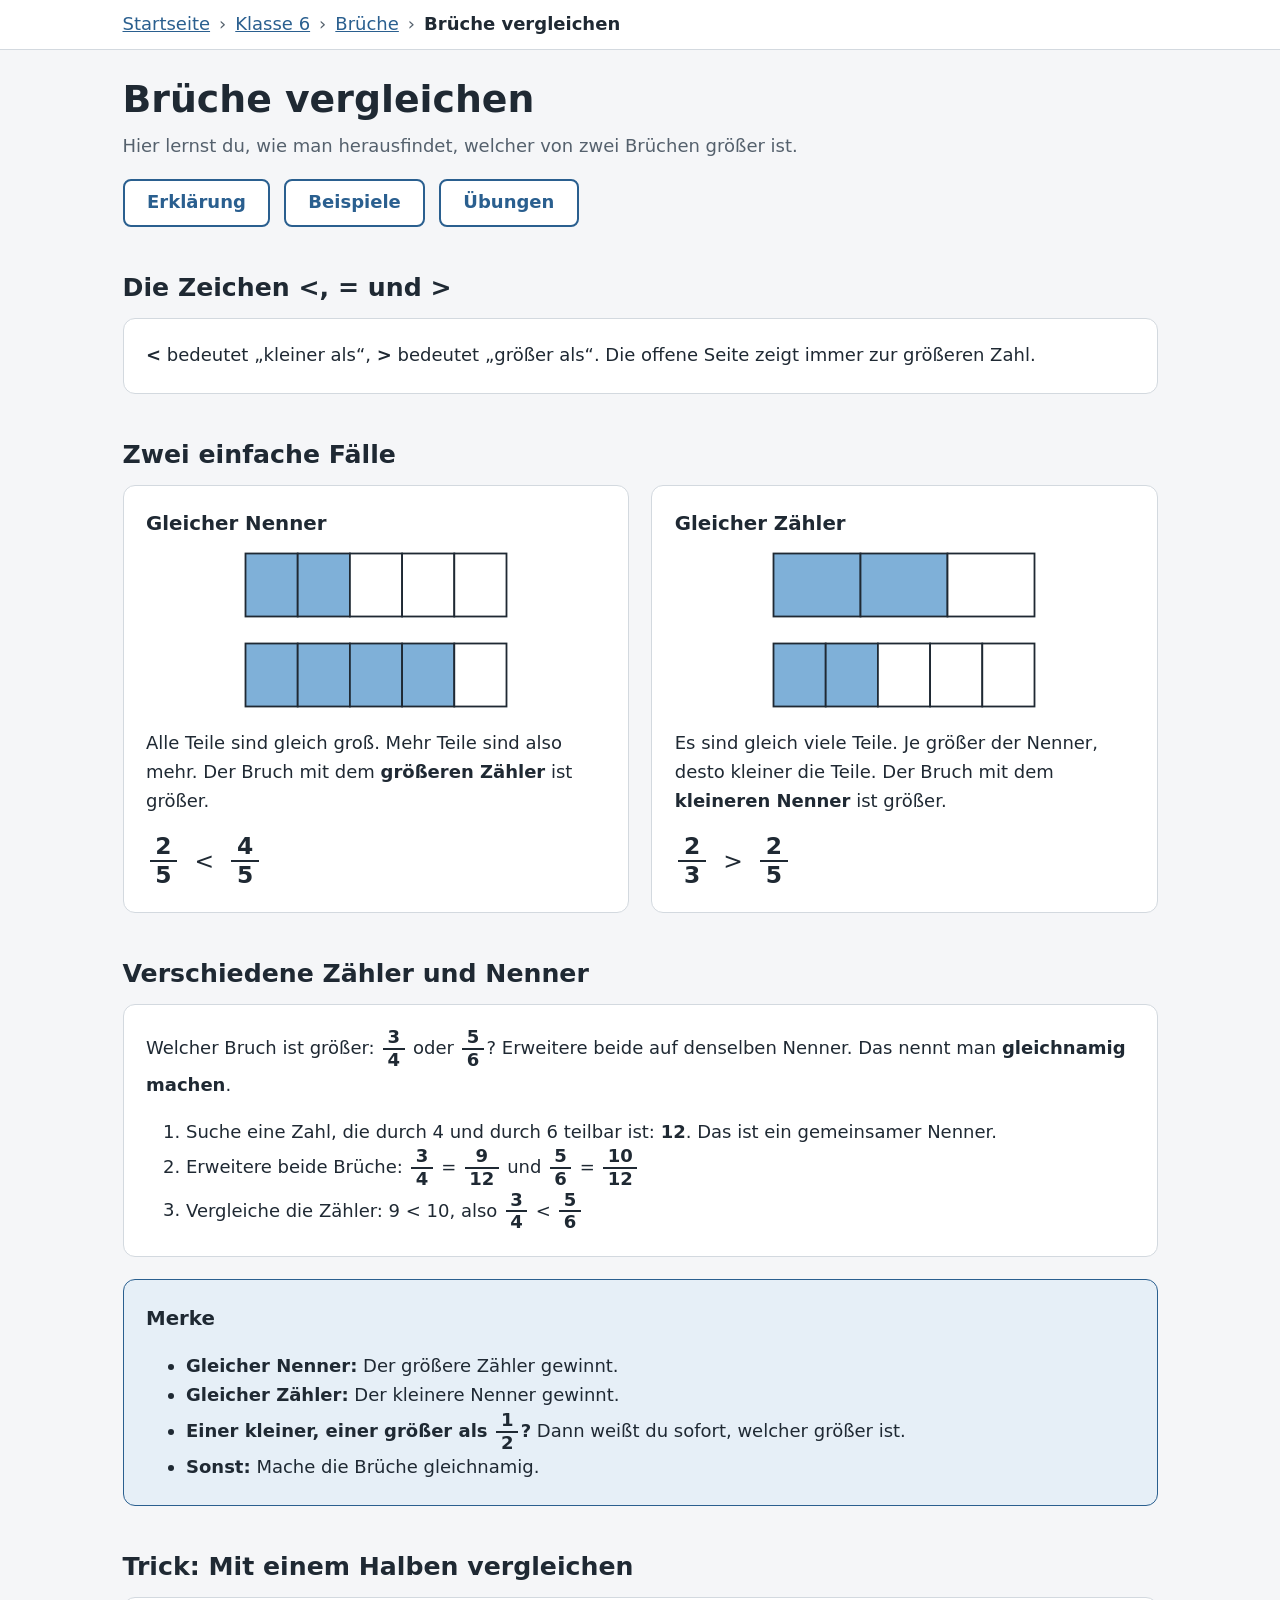
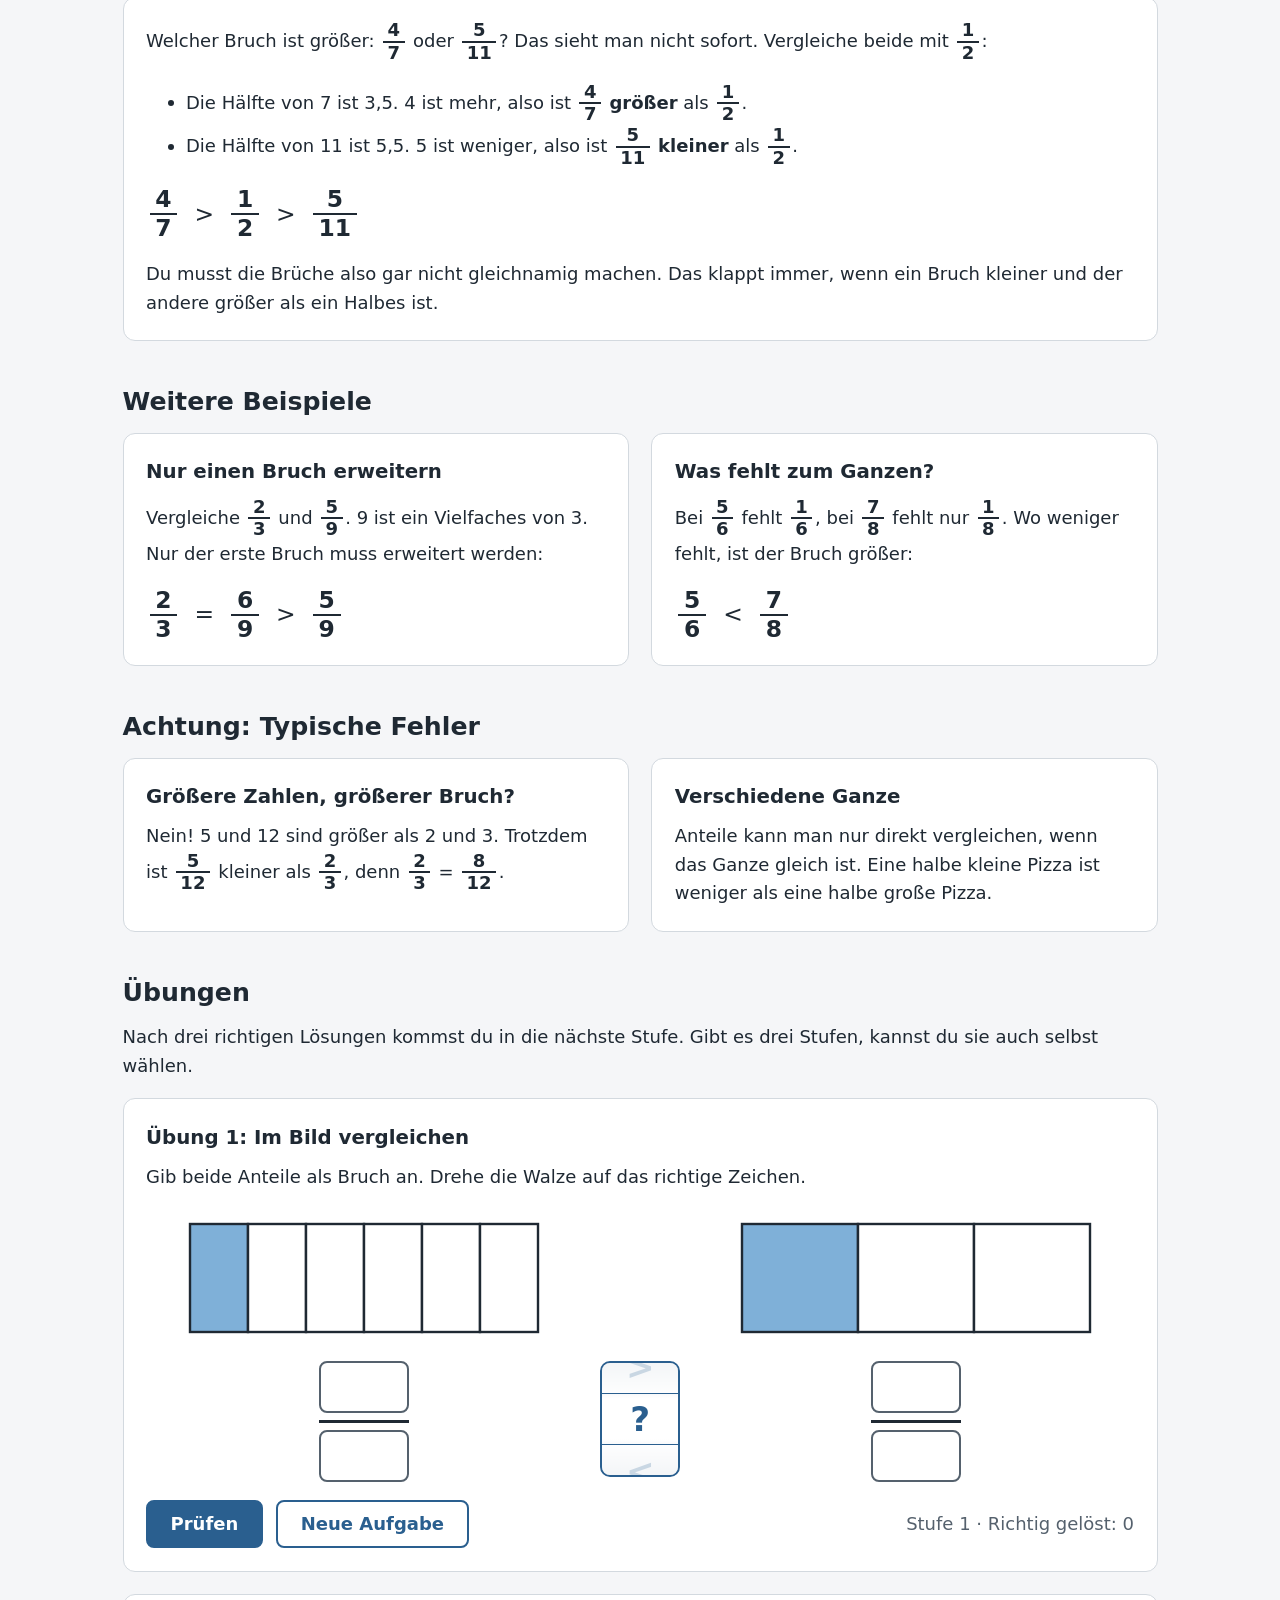
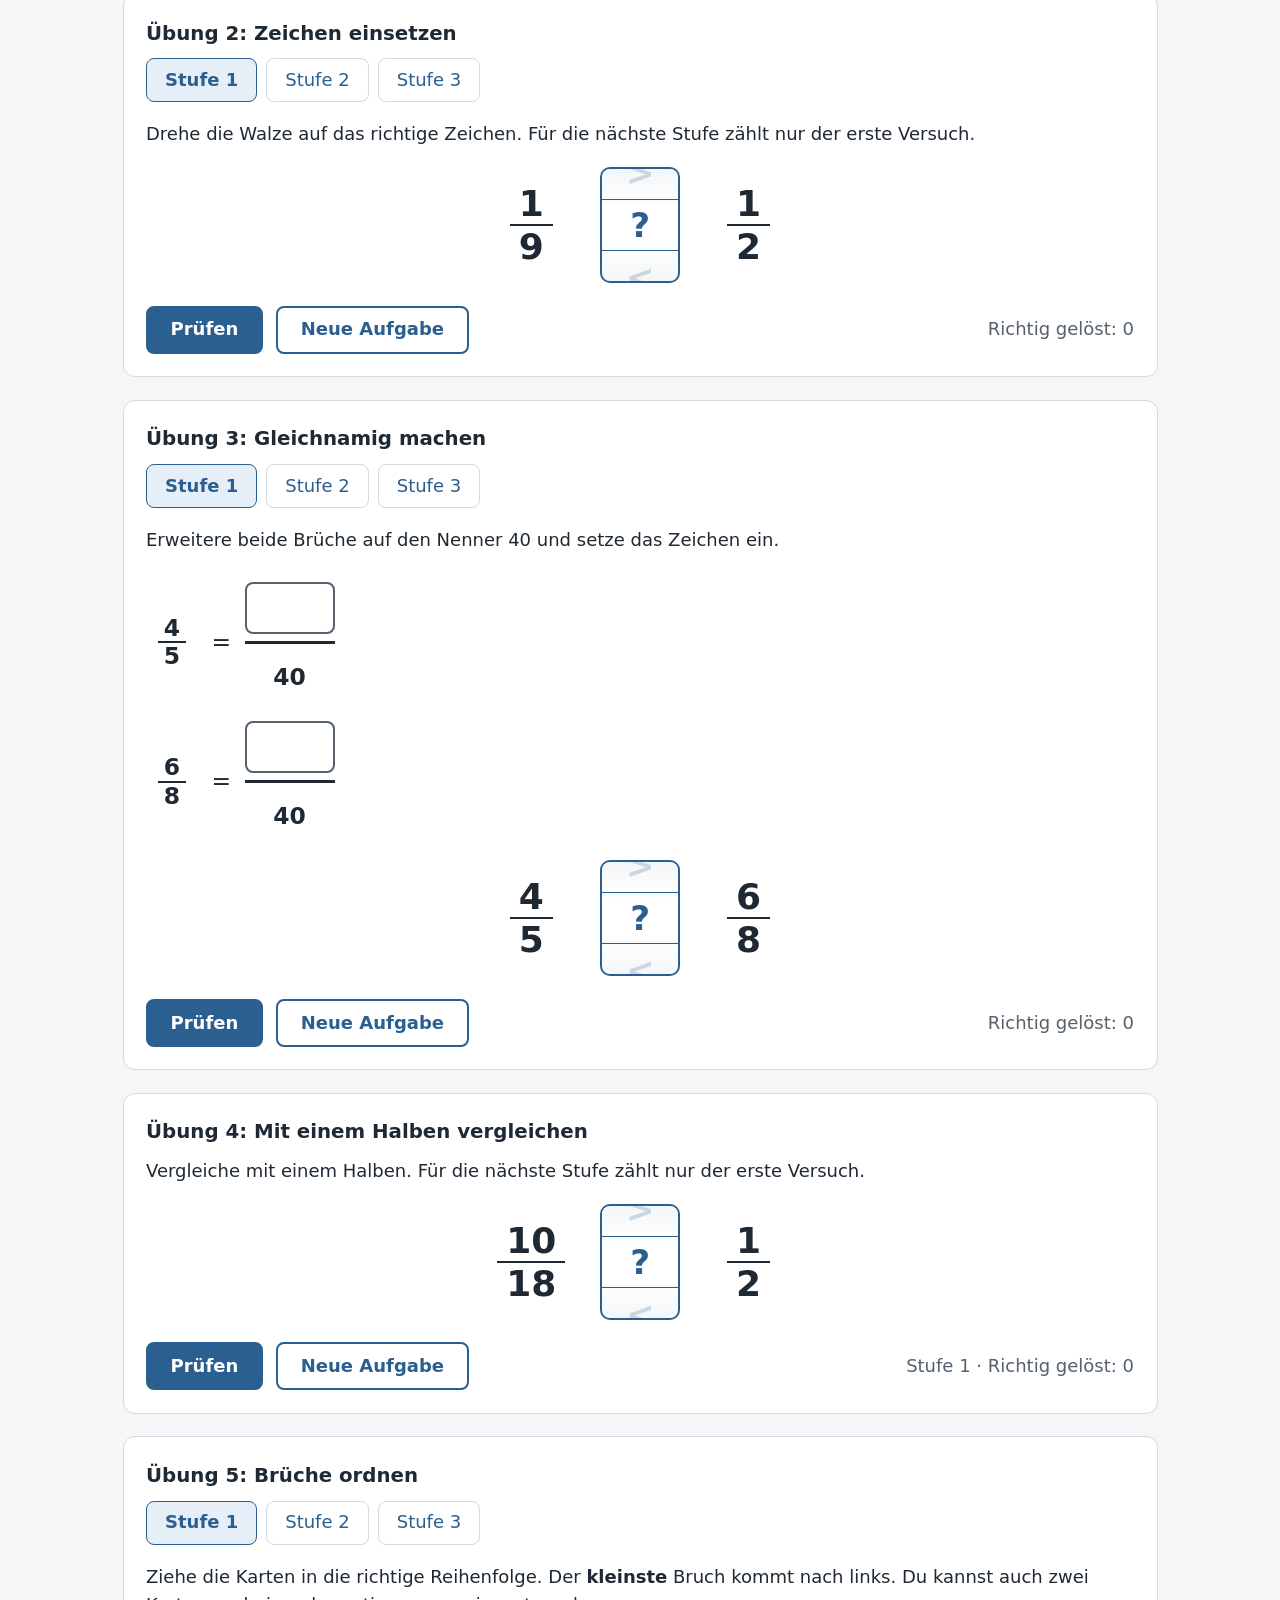
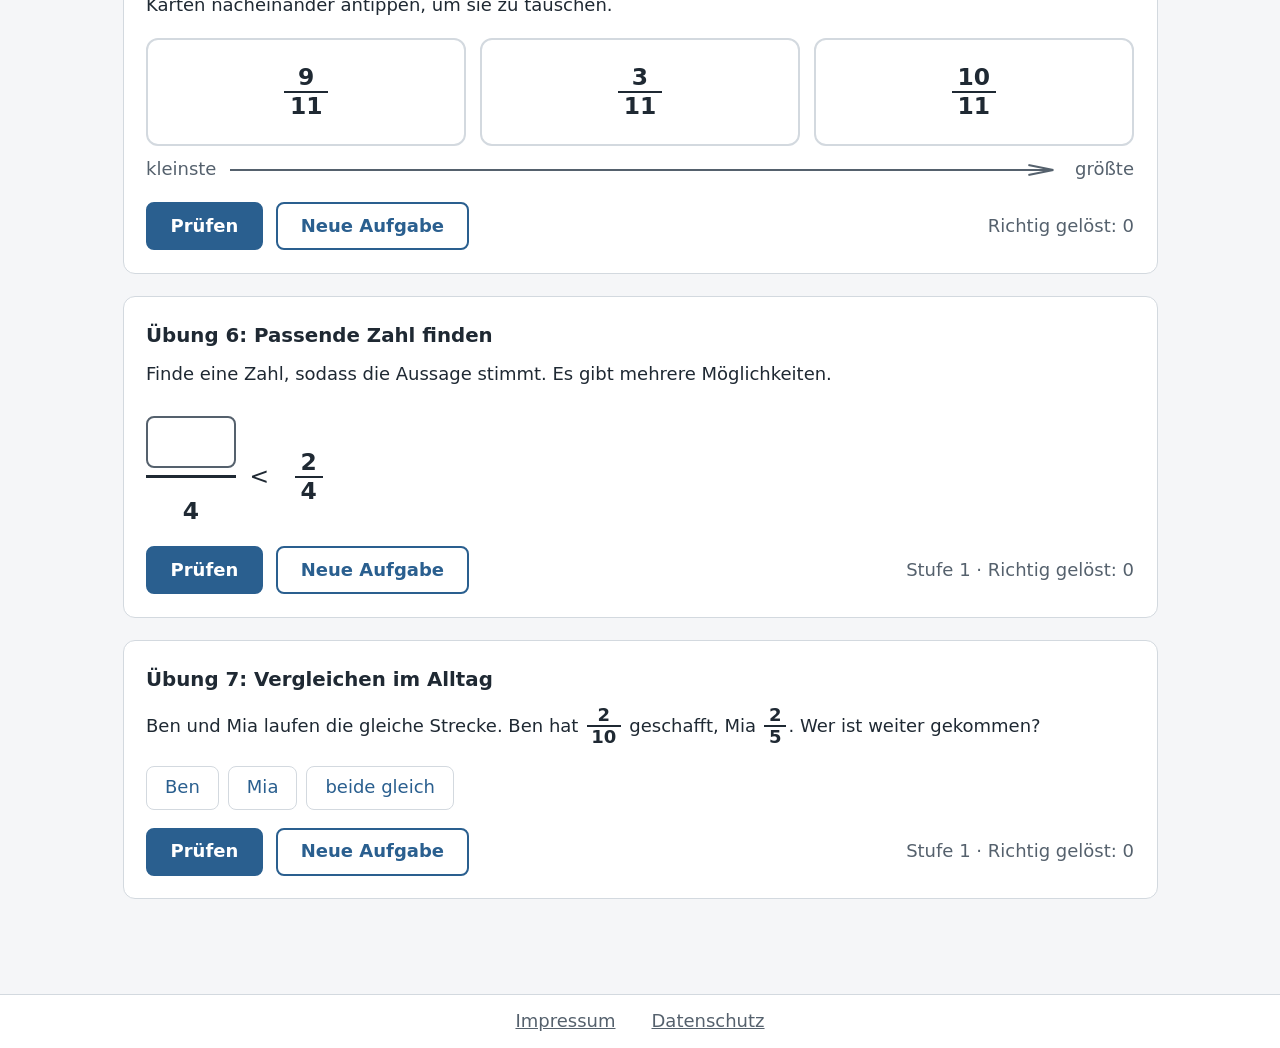
<file: klasse-6/brueche/brueche-vergleichen/index.html>
<!DOCTYPE html>
<html lang="de">
<head>
  <meta charset="utf-8">
  <meta name="viewport" content="width=device-width, initial-scale=1">
  <meta name="robots" content="noindex">
  <title>Brüche vergleichen – Klasse 6</title>
  <link rel="icon" href="data:,">
  <link rel="stylesheet" href="../../../css/style.css">
  <script src="../../../js/struktur.js" defer></script>
  <script src="../../../js/script.js" defer></script>
  <script src="uebungen.js" defer></script>
</head>
<body data-pfad="klasse-6/brueche/brueche-vergleichen">
  <nav id="pfad" aria-label="Pfad"></nav>
  <main>
    <h1>Brüche vergleichen</h1>
    <p class="einleitung">Hier lernst du, wie man herausfindet, welcher von zwei Brüchen größer ist.</p>
    <div class="inhalt-links">
      <a class="knopf" href="#erklaerung">Erklärung</a>
      <a class="knopf" href="#beispiele">Beispiele</a>
      <a class="knopf" href="#uebungen">Übungen</a>
    </div>

    <section id="erklaerung">
      <h2>Die Zeichen &lt;, = und &gt;</h2>
      <div class="karte">
        <p><strong>&lt;</strong> bedeutet „kleiner als“, <strong>&gt;</strong> bedeutet „größer als“. Die offene Seite zeigt immer zur größeren Zahl.</p>
      </div>
      <h2>Zwei einfache Fälle</h2>
      <div class="beispiele">
        <div class="karte">
          <h3>Gleicher Nenner</h3>
          <svg class="figur" viewBox="0 0 300 80" role="img" aria-label="Streifen aus 5 gleich großen Teilen, 2 gefärbt">
            <rect class="feld gefaerbt" x="5" y="5" width="58" height="70"/>
            <rect class="feld gefaerbt" x="63" y="5" width="58" height="70"/>
            <rect class="feld" x="121" y="5" width="58" height="70"/>
            <rect class="feld" x="179" y="5" width="58" height="70"/>
            <rect class="feld" x="237" y="5" width="58" height="70"/>
          </svg>
          <svg class="figur" viewBox="0 0 300 80" role="img" aria-label="Streifen aus 5 gleich großen Teilen, 4 gefärbt">
            <rect class="feld gefaerbt" x="5" y="5" width="58" height="70"/>
            <rect class="feld gefaerbt" x="63" y="5" width="58" height="70"/>
            <rect class="feld gefaerbt" x="121" y="5" width="58" height="70"/>
            <rect class="feld gefaerbt" x="179" y="5" width="58" height="70"/>
            <rect class="feld" x="237" y="5" width="58" height="70"/>
          </svg>
          <p>Alle Teile sind gleich groß. Mehr Teile sind also mehr. Der Bruch mit dem <strong>größeren Zähler</strong> ist größer.</p>
          <p class="gleichung"><span class="bruch" role="img" aria-label="2 durch 5"><span>2</span><span>5</span></span> <span>&lt;</span> <span class="bruch" role="img" aria-label="4 durch 5"><span>4</span><span>5</span></span></p>
        </div>
        <div class="karte">
          <h3>Gleicher Zähler</h3>
          <svg class="figur" viewBox="0 0 300 80" role="img" aria-label="Streifen aus 3 gleich großen Teilen, 2 gefärbt">
            <rect class="feld gefaerbt" x="5" y="5" width="96.6667" height="70"/>
            <rect class="feld gefaerbt" x="101.667" y="5" width="96.6667" height="70"/>
            <rect class="feld" x="198.333" y="5" width="96.6667" height="70"/>
          </svg>
          <svg class="figur" viewBox="0 0 300 80" role="img" aria-label="Streifen aus 5 gleich großen Teilen, 2 gefärbt">
            <rect class="feld gefaerbt" x="5" y="5" width="58" height="70"/>
            <rect class="feld gefaerbt" x="63" y="5" width="58" height="70"/>
            <rect class="feld" x="121" y="5" width="58" height="70"/>
            <rect class="feld" x="179" y="5" width="58" height="70"/>
            <rect class="feld" x="237" y="5" width="58" height="70"/>
          </svg>
          <p>Es sind gleich viele Teile. Je größer der Nenner, desto kleiner die Teile. Der Bruch mit dem <strong>kleineren Nenner</strong> ist größer.</p>
          <p class="gleichung"><span class="bruch" role="img" aria-label="2 durch 3"><span>2</span><span>3</span></span> <span>&gt;</span> <span class="bruch" role="img" aria-label="2 durch 5"><span>2</span><span>5</span></span></p>
        </div>
      </div>
      <h2>Verschiedene Zähler und Nenner</h2>
      <div class="karte">
        <p>Welcher Bruch ist größer: <span class="bruch" role="img" aria-label="3 durch 4"><span>3</span><span>4</span></span> oder <span class="bruch" role="img" aria-label="5 durch 6"><span>5</span><span>6</span></span>? Erweitere beide auf denselben Nenner. Das nennt man <strong>gleichnamig machen</strong>.</p>
        <ol>
          <li>Suche eine Zahl, die durch 4 und durch 6 teilbar ist: <strong>12</strong>. Das ist ein gemeinsamer Nenner.</li>
          <li>Erweitere beide Brüche: <span class="bruch" role="img" aria-label="3 durch 4"><span>3</span><span>4</span></span> = <span class="bruch" role="img" aria-label="9 durch 12"><span>9</span><span>12</span></span> und <span class="bruch" role="img" aria-label="5 durch 6"><span>5</span><span>6</span></span> = <span class="bruch" role="img" aria-label="10 durch 12"><span>10</span><span>12</span></span></li>
          <li>Vergleiche die Zähler: 9 &lt; 10, also <span class="bruch" role="img" aria-label="3 durch 4"><span>3</span><span>4</span></span> &lt; <span class="bruch" role="img" aria-label="5 durch 6"><span>5</span><span>6</span></span></li>
        </ol>
      </div>
      <div class="karte merke">
        <h3>Merke</h3>
        <ul>
          <li><strong>Gleicher Nenner:</strong> Der größere Zähler gewinnt.</li>
          <li><strong>Gleicher Zähler:</strong> Der kleinere Nenner gewinnt.</li>
          <li><strong>Einer kleiner, einer größer als <span class="bruch" role="img" aria-label="1 durch 2"><span>1</span><span>2</span></span>?</strong> Dann weißt du sofort, welcher größer ist.</li>
          <li><strong>Sonst:</strong> Mache die Brüche gleichnamig.</li>
        </ul>
      </div>
    </section>

    <section id="beispiele">
      <h2>Trick: Mit einem Halben vergleichen</h2>
      <div class="karte">
        <p>Welcher Bruch ist größer: <span class="bruch" role="img" aria-label="4 durch 7"><span>4</span><span>7</span></span> oder <span class="bruch" role="img" aria-label="5 durch 11"><span>5</span><span>11</span></span>? Das sieht man nicht sofort. Vergleiche beide mit <span class="bruch" role="img" aria-label="1 durch 2"><span>1</span><span>2</span></span>:</p>
        <ul>
          <li>Die Hälfte von 7 ist 3,5. 4 ist mehr, also ist <span class="bruch" role="img" aria-label="4 durch 7"><span>4</span><span>7</span></span> <strong>größer</strong> als <span class="bruch" role="img" aria-label="1 durch 2"><span>1</span><span>2</span></span>.</li>
          <li>Die Hälfte von 11 ist 5,5. 5 ist weniger, also ist <span class="bruch" role="img" aria-label="5 durch 11"><span>5</span><span>11</span></span> <strong>kleiner</strong> als <span class="bruch" role="img" aria-label="1 durch 2"><span>1</span><span>2</span></span>.</li>
        </ul>
        <p class="gleichung"><span class="bruch" role="img" aria-label="4 durch 7"><span>4</span><span>7</span></span> <span>&gt;</span> <span class="bruch" role="img" aria-label="1 durch 2"><span>1</span><span>2</span></span> <span>&gt;</span> <span class="bruch" role="img" aria-label="5 durch 11"><span>5</span><span>11</span></span></p>
        <p>Du musst die Brüche also gar nicht gleichnamig machen. Das klappt immer, wenn ein Bruch kleiner und der andere größer als ein Halbes ist.</p>
      </div>
      <h2>Weitere Beispiele</h2>
      <div class="beispiele">
        <div class="karte">
          <h3>Nur einen Bruch erweitern</h3>
          <p>Vergleiche <span class="bruch" role="img" aria-label="2 durch 3"><span>2</span><span>3</span></span> und <span class="bruch" role="img" aria-label="5 durch 9"><span>5</span><span>9</span></span>. 9 ist ein Vielfaches von 3. Nur der erste Bruch muss erweitert werden:</p>
          <p class="gleichung"><span class="bruch" role="img" aria-label="2 durch 3"><span>2</span><span>3</span></span> <span>=</span> <span class="bruch" role="img" aria-label="6 durch 9"><span>6</span><span>9</span></span> <span>&gt;</span> <span class="bruch" role="img" aria-label="5 durch 9"><span>5</span><span>9</span></span></p>
        </div>
        <div class="karte">
          <h3>Was fehlt zum Ganzen?</h3>
          <p>Bei <span class="bruch" role="img" aria-label="5 durch 6"><span>5</span><span>6</span></span> fehlt <span class="bruch" role="img" aria-label="1 durch 6"><span>1</span><span>6</span></span>, bei <span class="bruch" role="img" aria-label="7 durch 8"><span>7</span><span>8</span></span> fehlt nur <span class="bruch" role="img" aria-label="1 durch 8"><span>1</span><span>8</span></span>. Wo weniger fehlt, ist der Bruch größer:</p>
          <p class="gleichung"><span class="bruch" role="img" aria-label="5 durch 6"><span>5</span><span>6</span></span> <span>&lt;</span> <span class="bruch" role="img" aria-label="7 durch 8"><span>7</span><span>8</span></span></p>
        </div>
      </div>
      <h2>Achtung: Typische Fehler</h2>
      <div class="beispiele">
        <div class="karte">
          <h3>Größere Zahlen, größerer Bruch?</h3>
          <p>Nein! 5 und 12 sind größer als 2 und 3. Trotzdem ist <span class="bruch" role="img" aria-label="5 durch 12"><span>5</span><span>12</span></span> kleiner als <span class="bruch" role="img" aria-label="2 durch 3"><span>2</span><span>3</span></span>, denn <span class="bruch" role="img" aria-label="2 durch 3"><span>2</span><span>3</span></span> = <span class="bruch" role="img" aria-label="8 durch 12"><span>8</span><span>12</span></span>.</p>
        </div>
        <div class="karte">
          <h3>Verschiedene Ganze</h3>
          <p>Anteile kann man nur direkt vergleichen, wenn das Ganze gleich ist. Eine halbe kleine Pizza ist weniger als eine halbe große Pizza.</p>
        </div>
      </div>
    </section>

    <section id="uebungen">
      <h2>Übungen</h2>
      <p>Nach drei richtigen Lösungen kommst du in die nächste Stufe. Gibt es drei Stufen, kannst du sie auch selbst wählen.</p>
      <div class="karte">
        <h3>Übung 1: Im Bild vergleichen</h3>
        <div id="bild"></div>
      </div>
      <div class="karte">
        <h3>Übung 2: Zeichen einsetzen</h3>
        <div id="zeichen"></div>
      </div>
      <div class="karte">
        <h3>Übung 3: Gleichnamig machen</h3>
        <div id="gleichnamig"></div>
      </div>
      <div class="karte">
        <h3>Übung 4: Mit einem Halben vergleichen</h3>
        <div id="haelfte"></div>
      </div>
      <div class="karte">
        <h3>Übung 5: Brüche ordnen</h3>
        <div id="ordnen"></div>
      </div>
      <div class="karte">
        <h3>Übung 6: Passende Zahl finden</h3>
        <div id="luecke"></div>
      </div>
      <div class="karte">
        <h3>Übung 7: Vergleichen im Alltag</h3>
        <div id="alltag"></div>
      </div>
    </section>
    <noscript>
      <p>Bitte aktiviere JavaScript, damit Navigation und Übungen funktionieren.</p>
      <p><a href="../../../impressum/index.html">Impressum</a> · <a href="../../../datenschutz/index.html">Datenschutz</a></p>
    </noscript>
  </main>
</body>
</html>
</file>
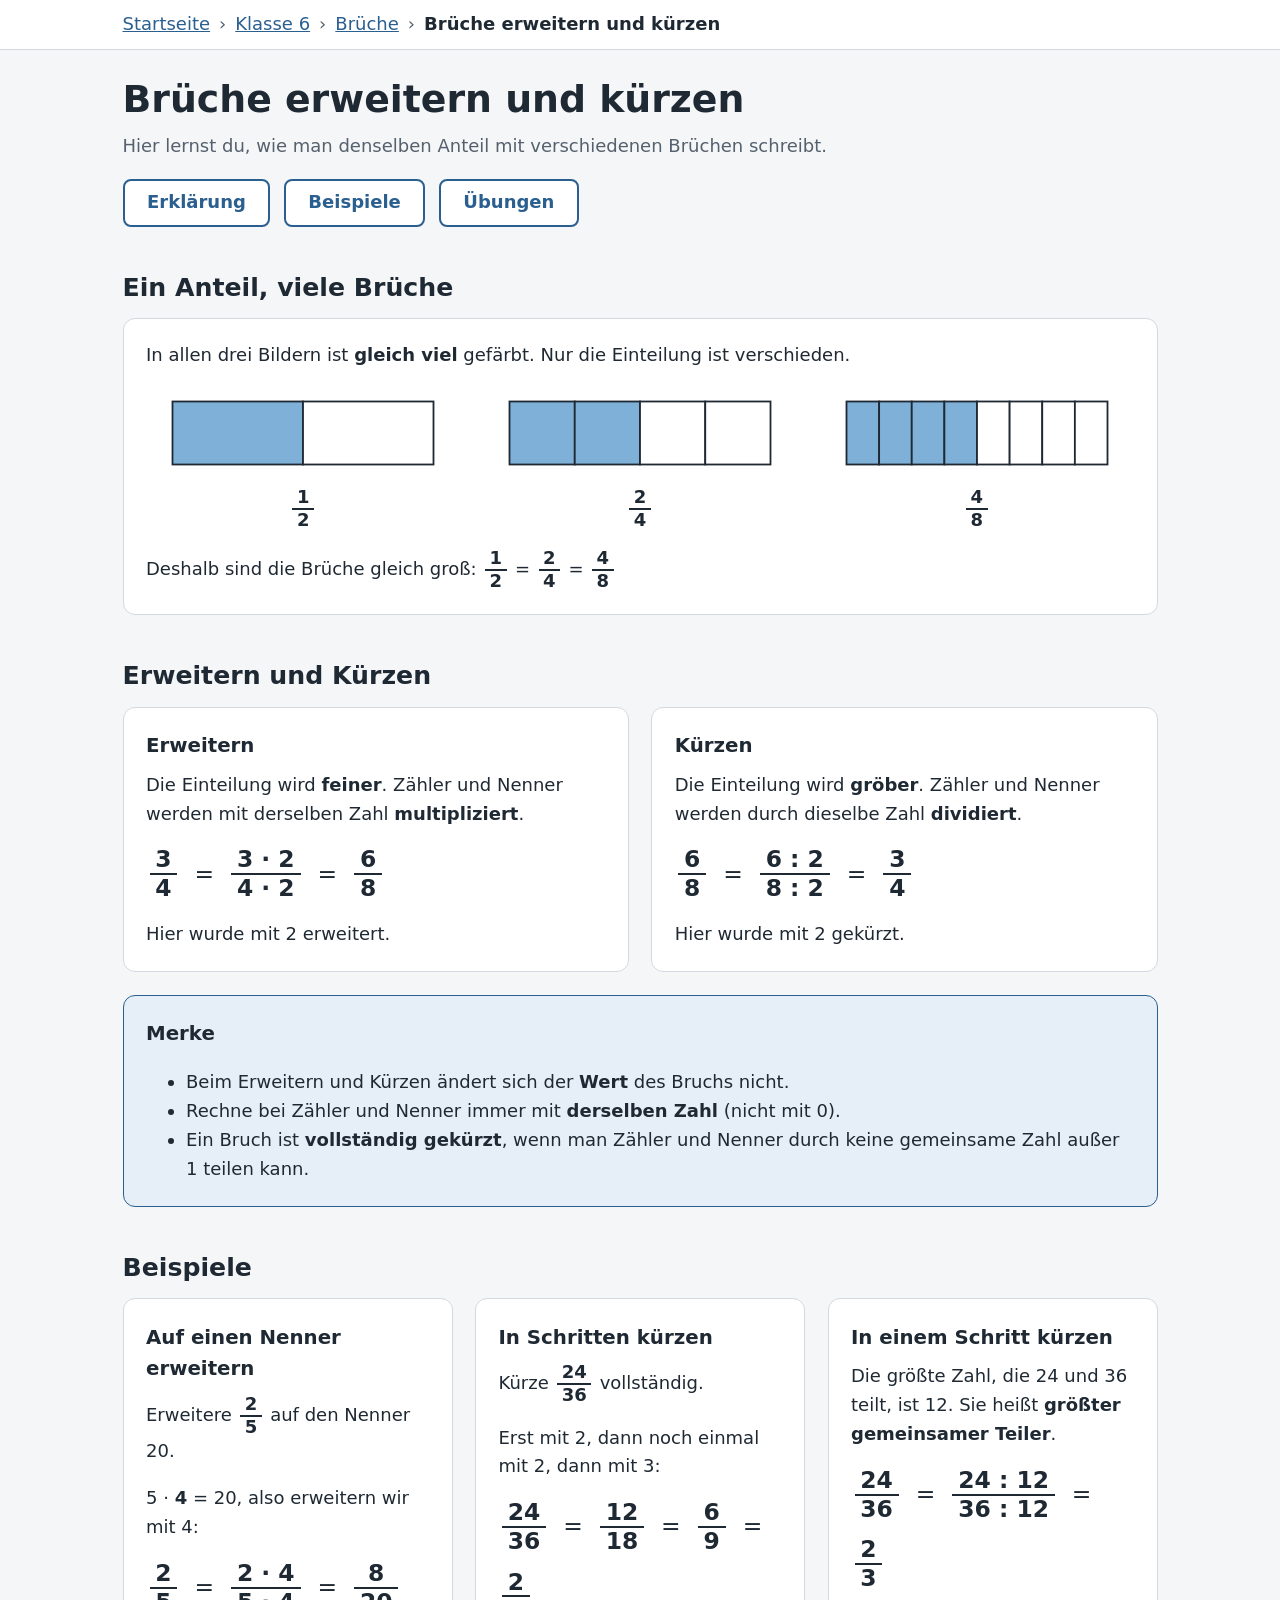
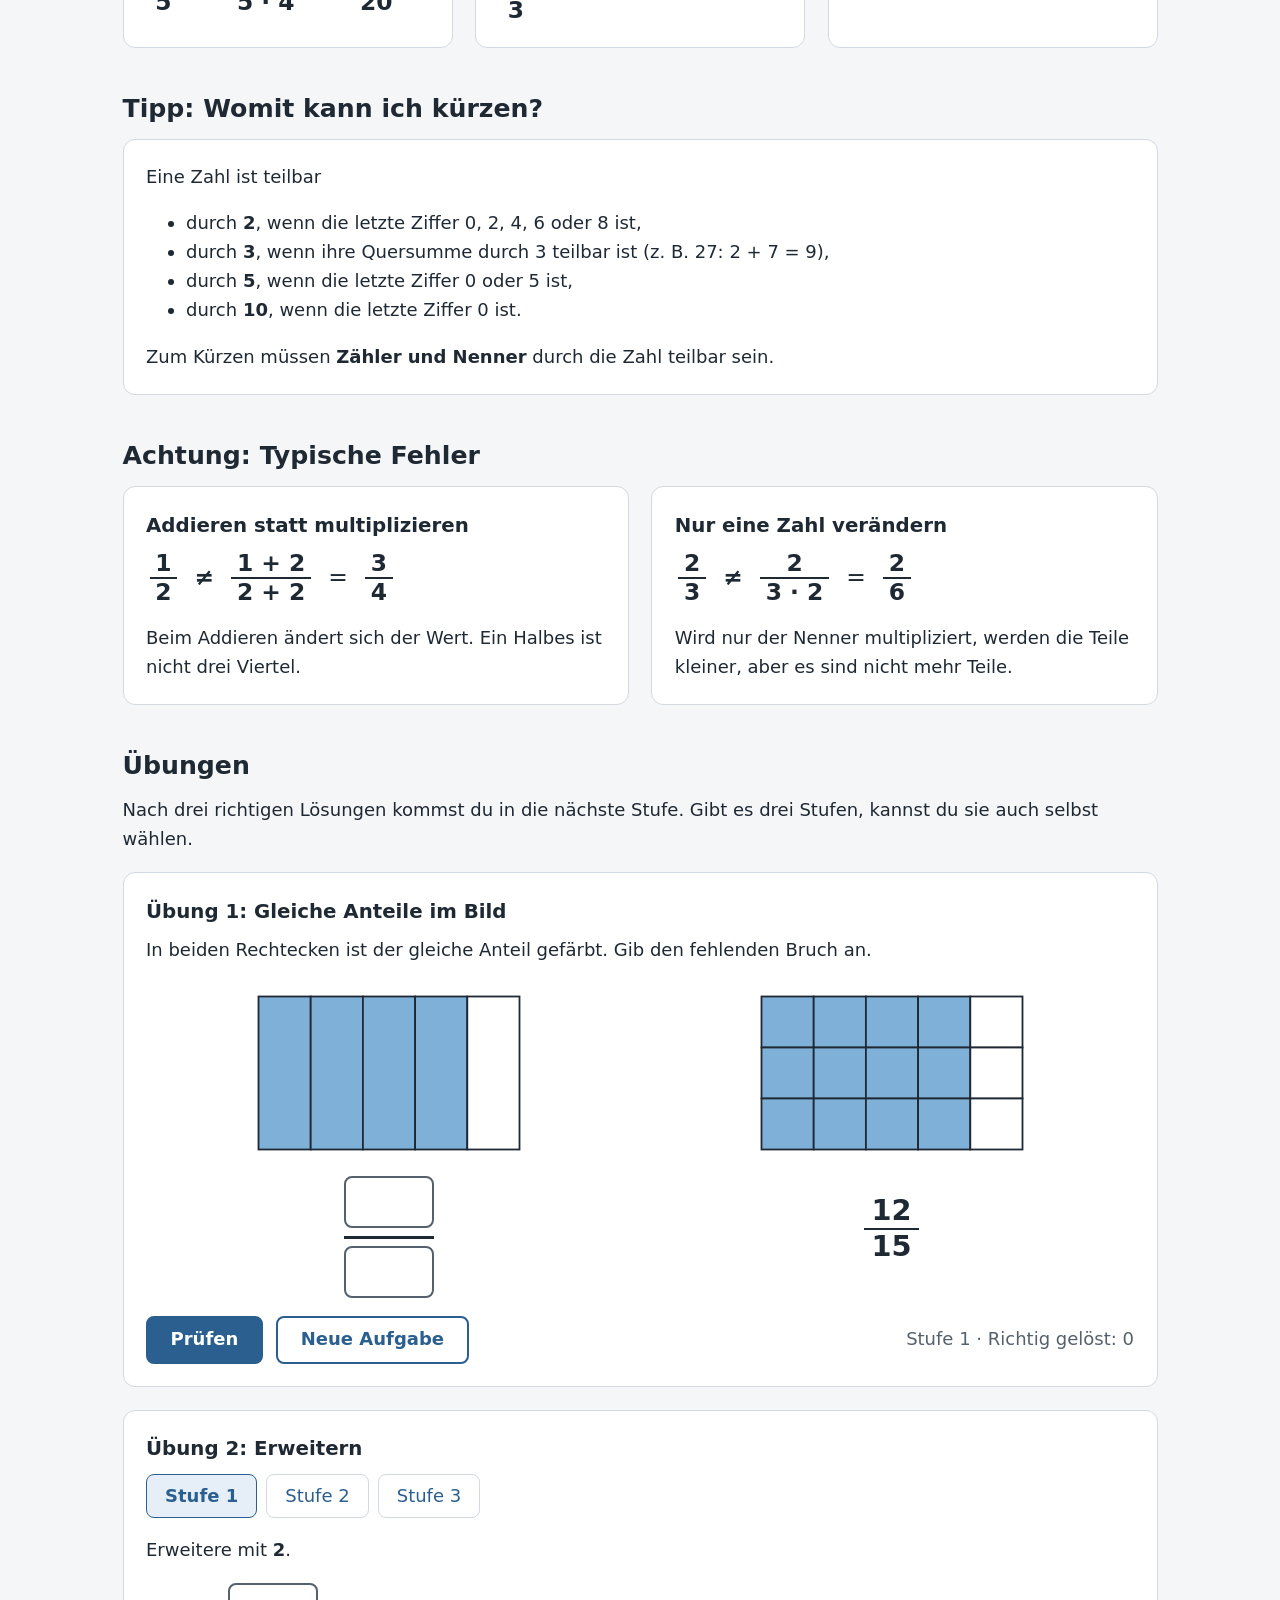
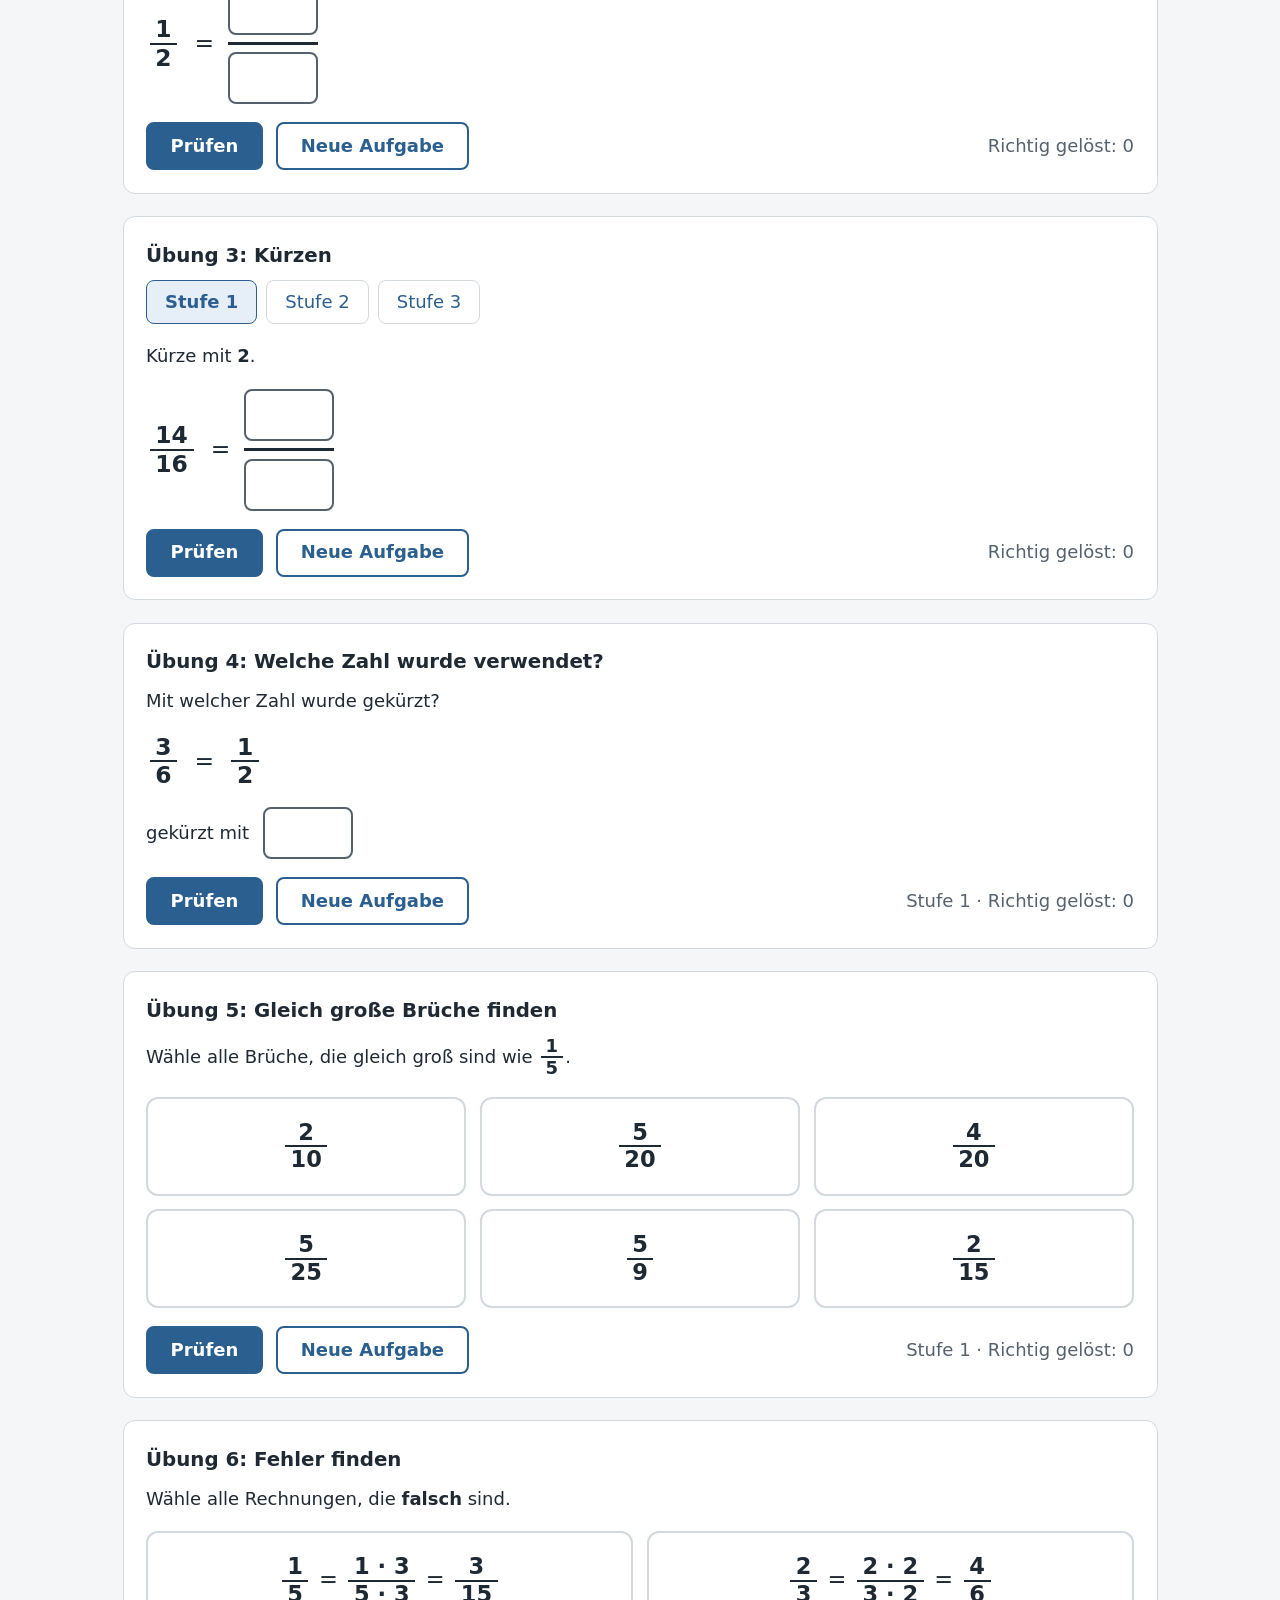
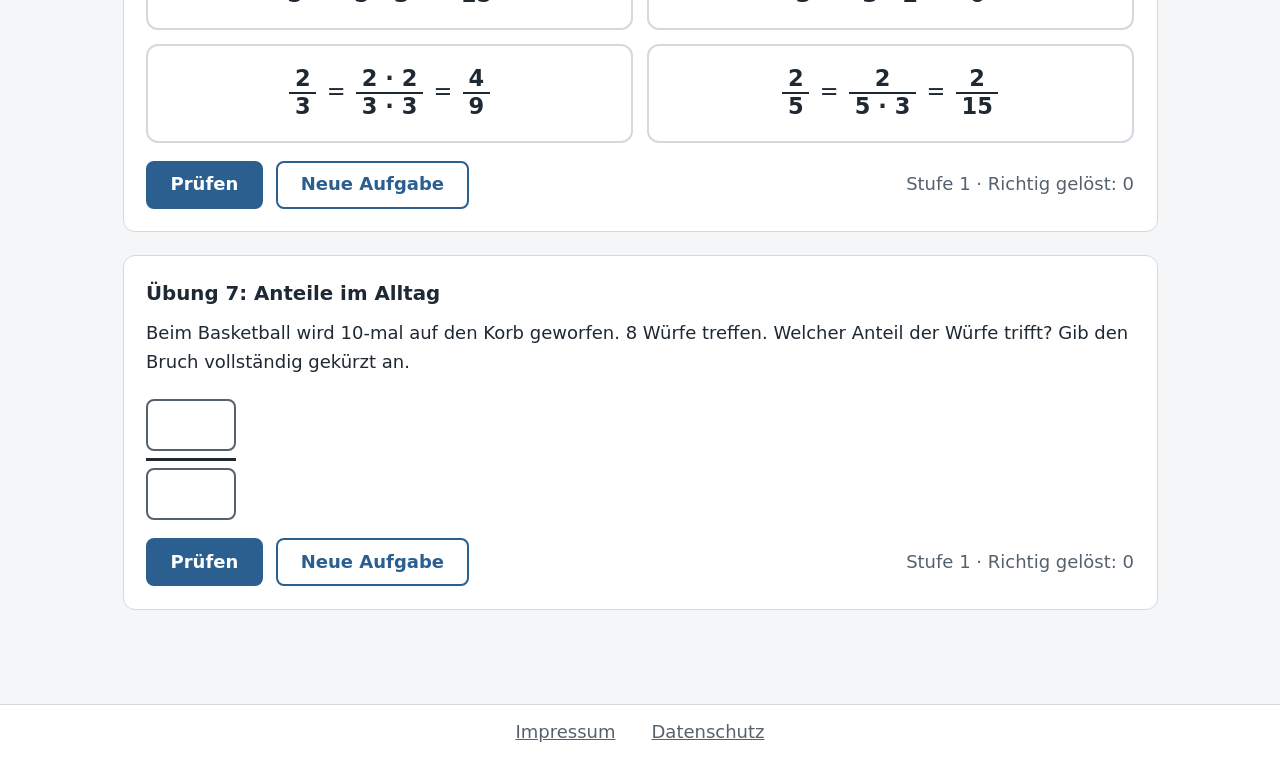
<file: klasse-6/brueche/erweitern-und-kuerzen/index.html>
<!DOCTYPE html>
<html lang="de">
<head>
  <meta charset="utf-8">
  <meta name="viewport" content="width=device-width, initial-scale=1">
  <meta name="robots" content="noindex">
  <title>Brüche erweitern und kürzen – Klasse 6</title>
  <link rel="icon" href="data:,">
  <link rel="stylesheet" href="../../../css/style.css">
  <script src="../../../js/struktur.js" defer></script>
  <script src="../../../js/script.js" defer></script>
  <script src="uebungen.js" defer></script>
</head>
<body data-pfad="klasse-6/brueche/erweitern-und-kuerzen">
  <nav id="pfad" aria-label="Pfad"></nav>
  <main>
    <h1>Brüche erweitern und kürzen</h1>
    <p class="einleitung">Hier lernst du, wie man denselben Anteil mit verschiedenen Brüchen schreibt.</p>
    <div class="inhalt-links">
      <a class="knopf" href="#erklaerung">Erklärung</a>
      <a class="knopf" href="#beispiele">Beispiele</a>
      <a class="knopf" href="#uebungen">Übungen</a>
    </div>

    <section id="erklaerung">
      <h2>Ein Anteil, viele Brüche</h2>
      <div class="karte">
        <p>In allen drei Bildern ist <strong>gleich viel</strong> gefärbt. Nur die Einteilung ist verschieden.</p>
        <div class="beispiele">
          <div>
          <svg class="figur" viewBox="0 0 300 80" role="img" aria-label="Streifen aus 2 gleich großen Teilen, 1 gefärbt">
            <rect class="feld gefaerbt" x="5" y="5" width="145" height="70"/>
            <rect class="feld" x="150" y="5" width="145" height="70"/>
          </svg>
          <p style="text-align:center"><span class="bruch" role="img" aria-label="1 durch 2"><span>1</span><span>2</span></span></p>
          </div>
          <div>
          <svg class="figur" viewBox="0 0 300 80" role="img" aria-label="Streifen aus 4 gleich großen Teilen, 2 gefärbt">
            <rect class="feld gefaerbt" x="5" y="5" width="72.5" height="70"/>
            <rect class="feld gefaerbt" x="77.5" y="5" width="72.5" height="70"/>
            <rect class="feld" x="150" y="5" width="72.5" height="70"/>
            <rect class="feld" x="222.5" y="5" width="72.5" height="70"/>
          </svg>
          <p style="text-align:center"><span class="bruch" role="img" aria-label="2 durch 4"><span>2</span><span>4</span></span></p>
          </div>
          <div>
          <svg class="figur" viewBox="0 0 300 80" role="img" aria-label="Streifen aus 8 gleich großen Teilen, 4 gefärbt">
            <rect class="feld gefaerbt" x="5" y="5" width="36.25" height="70"/>
            <rect class="feld gefaerbt" x="41.25" y="5" width="36.25" height="70"/>
            <rect class="feld gefaerbt" x="77.5" y="5" width="36.25" height="70"/>
            <rect class="feld gefaerbt" x="113.75" y="5" width="36.25" height="70"/>
            <rect class="feld" x="150" y="5" width="36.25" height="70"/>
            <rect class="feld" x="186.25" y="5" width="36.25" height="70"/>
            <rect class="feld" x="222.5" y="5" width="36.25" height="70"/>
            <rect class="feld" x="258.75" y="5" width="36.25" height="70"/>
          </svg>
          <p style="text-align:center"><span class="bruch" role="img" aria-label="4 durch 8"><span>4</span><span>8</span></span></p>
          </div>
        </div>
        <p>Deshalb sind die Brüche gleich groß: <span class="bruch" role="img" aria-label="1 durch 2"><span>1</span><span>2</span></span> = <span class="bruch" role="img" aria-label="2 durch 4"><span>2</span><span>4</span></span> = <span class="bruch" role="img" aria-label="4 durch 8"><span>4</span><span>8</span></span></p>
      </div>
      <h2>Erweitern und Kürzen</h2>
      <div class="beispiele">
        <div class="karte">
          <h3>Erweitern</h3>
          <p>Die Einteilung wird <strong>feiner</strong>. Zähler und Nenner werden mit derselben Zahl <strong>multipliziert</strong>.</p>
          <p class="gleichung"><span class="bruch" role="img" aria-label="3 durch 4"><span>3</span><span>4</span></span> <span>=</span> <span class="bruch" role="img" aria-label="3 · 2 durch 4 · 2"><span>3 · 2</span><span>4 · 2</span></span> <span>=</span> <span class="bruch" role="img" aria-label="6 durch 8"><span>6</span><span>8</span></span></p>
          <p>Hier wurde mit 2 erweitert.</p>
        </div>
        <div class="karte">
          <h3>Kürzen</h3>
          <p>Die Einteilung wird <strong>gröber</strong>. Zähler und Nenner werden durch dieselbe Zahl <strong>dividiert</strong>.</p>
          <p class="gleichung"><span class="bruch" role="img" aria-label="6 durch 8"><span>6</span><span>8</span></span> <span>=</span> <span class="bruch" role="img" aria-label="6 : 2 durch 8 : 2"><span>6 : 2</span><span>8 : 2</span></span> <span>=</span> <span class="bruch" role="img" aria-label="3 durch 4"><span>3</span><span>4</span></span></p>
          <p>Hier wurde mit 2 gekürzt.</p>
        </div>
      </div>
      <div class="karte merke abstand">
        <h3>Merke</h3>
        <ul>
          <li>Beim Erweitern und Kürzen ändert sich der <strong>Wert</strong> des Bruchs nicht.</li>
          <li>Rechne bei Zähler und Nenner immer mit <strong>derselben Zahl</strong> (nicht mit 0).</li>
          <li>Ein Bruch ist <strong>vollständig gekürzt</strong>, wenn man Zähler und Nenner durch keine gemeinsame Zahl außer 1 teilen kann.</li>
        </ul>
      </div>
    </section>

    <section id="beispiele">
      <h2>Beispiele</h2>
      <div class="beispiele">
        <div class="karte">
          <h3>Auf einen Nenner erweitern</h3>
          <p>Erweitere <span class="bruch" role="img" aria-label="2 durch 5"><span>2</span><span>5</span></span> auf den Nenner 20.</p>
          <p>5 · <strong>4</strong> = 20, also erweitern wir mit 4:</p>
          <p class="gleichung"><span class="bruch" role="img" aria-label="2 durch 5"><span>2</span><span>5</span></span> <span>=</span> <span class="bruch" role="img" aria-label="2 · 4 durch 5 · 4"><span>2 · 4</span><span>5 · 4</span></span> <span>=</span> <span class="bruch" role="img" aria-label="8 durch 20"><span>8</span><span>20</span></span></p>
        </div>
        <div class="karte">
          <h3>In Schritten kürzen</h3>
          <p>Kürze <span class="bruch" role="img" aria-label="24 durch 36"><span>24</span><span>36</span></span> vollständig.</p>
          <p>Erst mit 2, dann noch einmal mit 2, dann mit 3:</p>
          <p class="gleichung"><span class="bruch" role="img" aria-label="24 durch 36"><span>24</span><span>36</span></span> <span>=</span> <span class="bruch" role="img" aria-label="12 durch 18"><span>12</span><span>18</span></span> <span>=</span> <span class="bruch" role="img" aria-label="6 durch 9"><span>6</span><span>9</span></span> <span>=</span> <span class="bruch" role="img" aria-label="2 durch 3"><span>2</span><span>3</span></span></p>
        </div>
        <div class="karte">
          <h3>In einem Schritt kürzen</h3>
          <p>Die größte Zahl, die 24 und 36 teilt, ist 12. Sie heißt <strong>größter gemeinsamer Teiler</strong>.</p>
          <p class="gleichung"><span class="bruch" role="img" aria-label="24 durch 36"><span>24</span><span>36</span></span> <span>=</span> <span class="bruch" role="img" aria-label="24 : 12 durch 36 : 12"><span>24 : 12</span><span>36 : 12</span></span> <span>=</span> <span class="bruch" role="img" aria-label="2 durch 3"><span>2</span><span>3</span></span></p>
        </div>
      </div>
      <h2>Tipp: Womit kann ich kürzen?</h2>
      <div class="karte">
        <p>Eine Zahl ist teilbar</p>
        <ul>
          <li>durch <strong>2</strong>, wenn die letzte Ziffer 0, 2, 4, 6 oder 8 ist,</li>
          <li>durch <strong>3</strong>, wenn ihre Quersumme durch 3 teilbar ist (z. B. 27: 2 + 7 = 9),</li>
          <li>durch <strong>5</strong>, wenn die letzte Ziffer 0 oder 5 ist,</li>
          <li>durch <strong>10</strong>, wenn die letzte Ziffer 0 ist.</li>
        </ul>
        <p>Zum Kürzen müssen <strong>Zähler und Nenner</strong> durch die Zahl teilbar sein.</p>
      </div>
      <h2>Achtung: Typische Fehler</h2>
      <div class="beispiele">
        <div class="karte">
          <h3>Addieren statt multiplizieren</h3>
          <p class="gleichung"><span class="bruch" role="img" aria-label="1 durch 2"><span>1</span><span>2</span></span> <strong>≠</strong> <span class="bruch" role="img" aria-label="1 + 2 durch 2 + 2"><span>1 + 2</span><span>2 + 2</span></span> = <span class="bruch" role="img" aria-label="3 durch 4"><span>3</span><span>4</span></span></p>
          <p>Beim Addieren ändert sich der Wert. Ein Halbes ist nicht drei Viertel.</p>
        </div>
        <div class="karte">
          <h3>Nur eine Zahl verändern</h3>
          <p class="gleichung"><span class="bruch" role="img" aria-label="2 durch 3"><span>2</span><span>3</span></span> <strong>≠</strong> <span class="bruch" role="img" aria-label="2 durch 3 · 2"><span>2</span><span>3 · 2</span></span> = <span class="bruch" role="img" aria-label="2 durch 6"><span>2</span><span>6</span></span></p>
          <p>Wird nur der Nenner multipliziert, werden die Teile kleiner, aber es sind nicht mehr Teile.</p>
        </div>
      </div>
    </section>

    <section id="uebungen">
      <h2>Übungen</h2>
      <p>Nach drei richtigen Lösungen kommst du in die nächste Stufe. Gibt es drei Stufen, kannst du sie auch selbst wählen.</p>
      <div class="karte">
        <h3>Übung 1: Gleiche Anteile im Bild</h3>
        <div id="bild"></div>
      </div>
      <div class="karte">
        <h3>Übung 2: Erweitern</h3>
        <div id="erweitern"></div>
      </div>
      <div class="karte">
        <h3>Übung 3: Kürzen</h3>
        <div id="kuerzen"></div>
      </div>
      <div class="karte">
        <h3>Übung 4: Welche Zahl wurde verwendet?</h3>
        <div id="zahl"></div>
      </div>
      <div class="karte">
        <h3>Übung 5: Gleich große Brüche finden</h3>
        <div id="gleich"></div>
      </div>
      <div class="karte">
        <h3>Übung 6: Fehler finden</h3>
        <div id="fehler"></div>
      </div>
      <div class="karte">
        <h3>Übung 7: Anteile im Alltag</h3>
        <div id="alltag"></div>
      </div>
    </section>
    <noscript>
      <p>Bitte aktiviere JavaScript, damit Navigation und Übungen funktionieren.</p>
      <p><a href="../../../impressum/index.html">Impressum</a> · <a href="../../../datenschutz/index.html">Datenschutz</a></p>
    </noscript>
  </main>
</body>
</html>
</file>
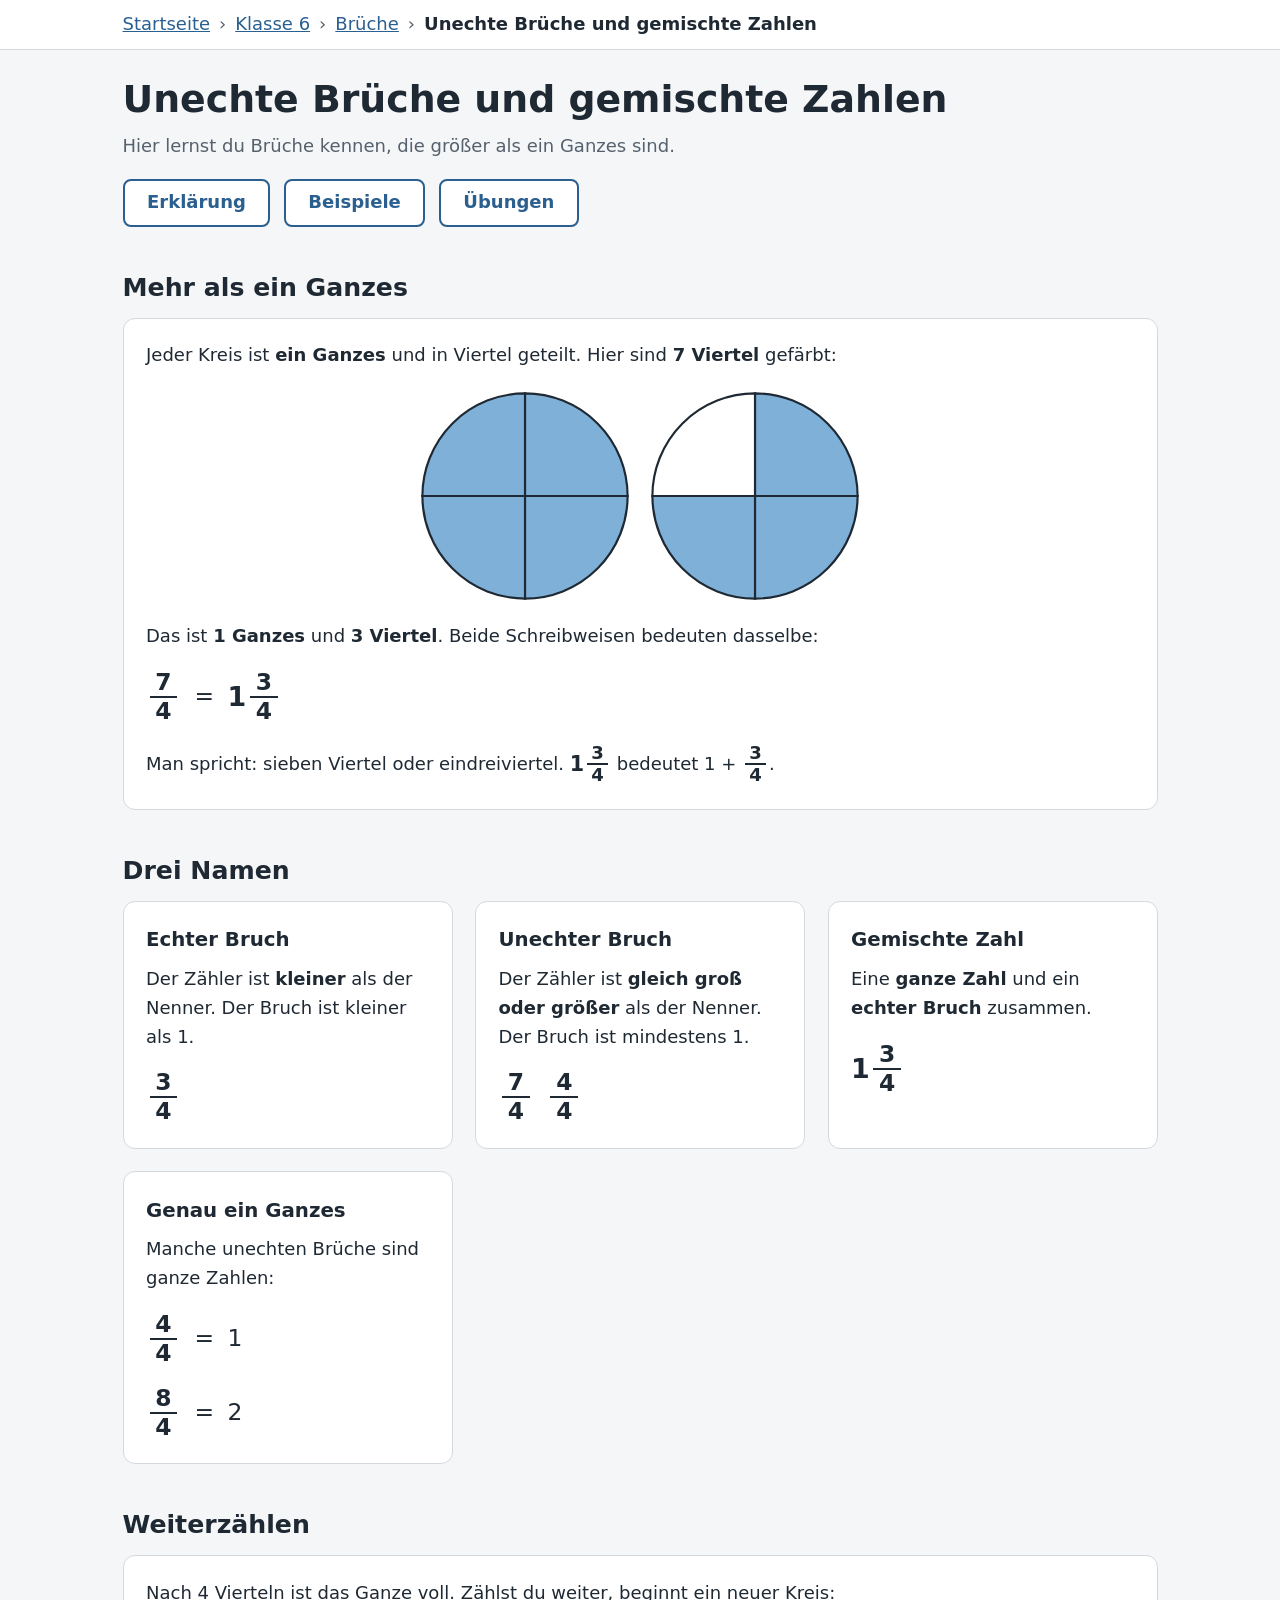
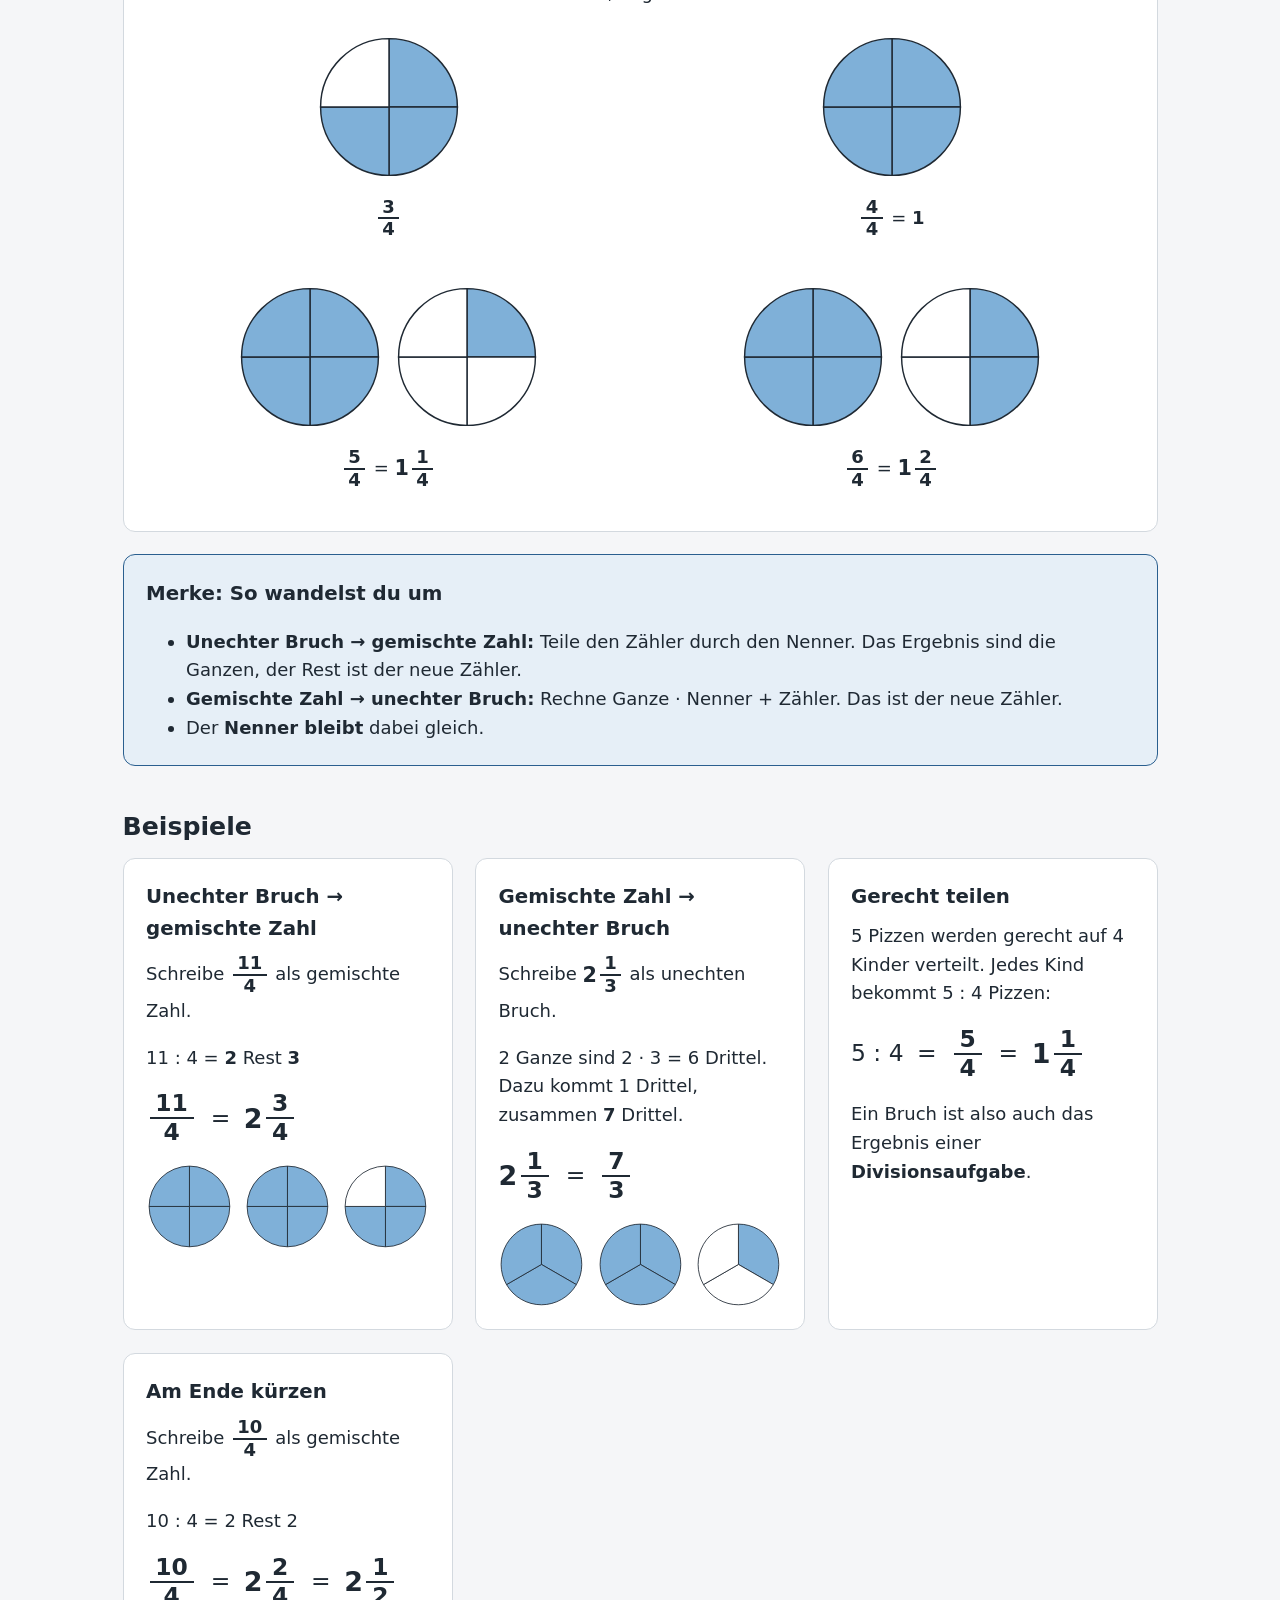
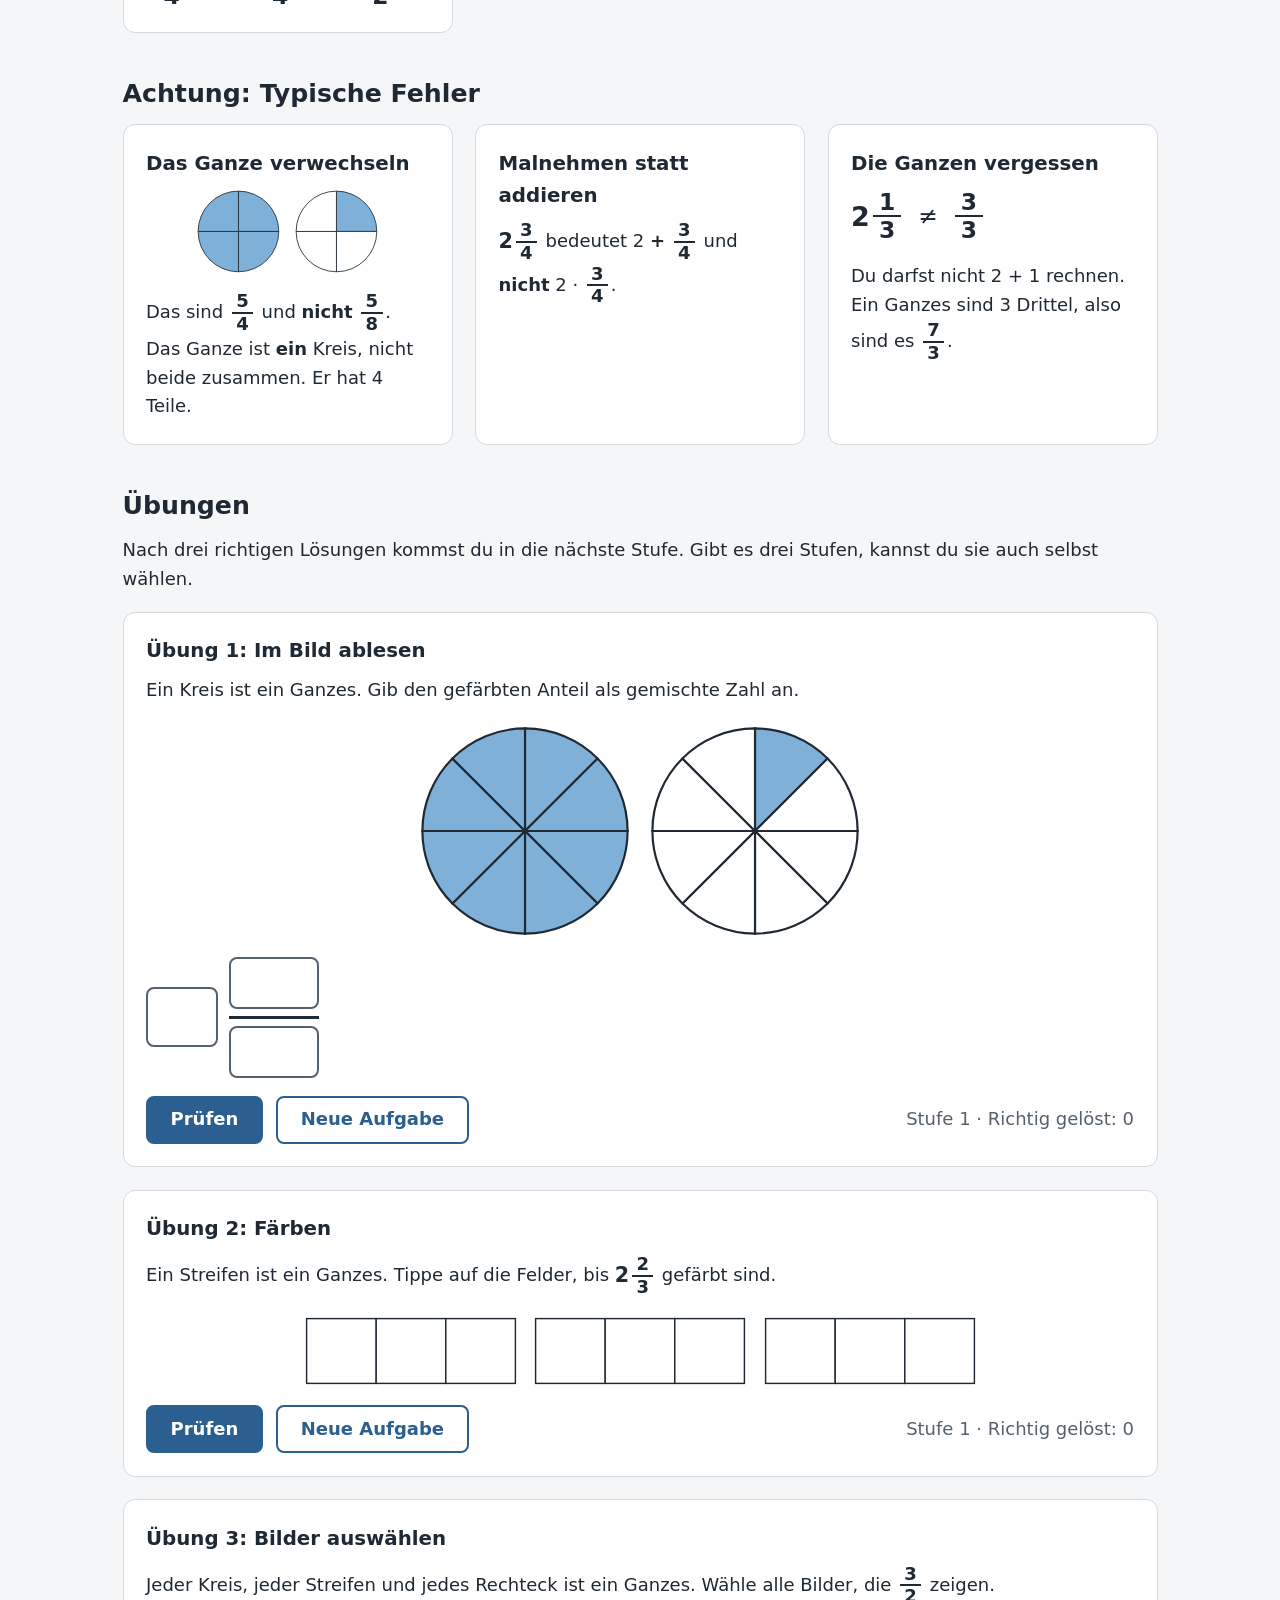
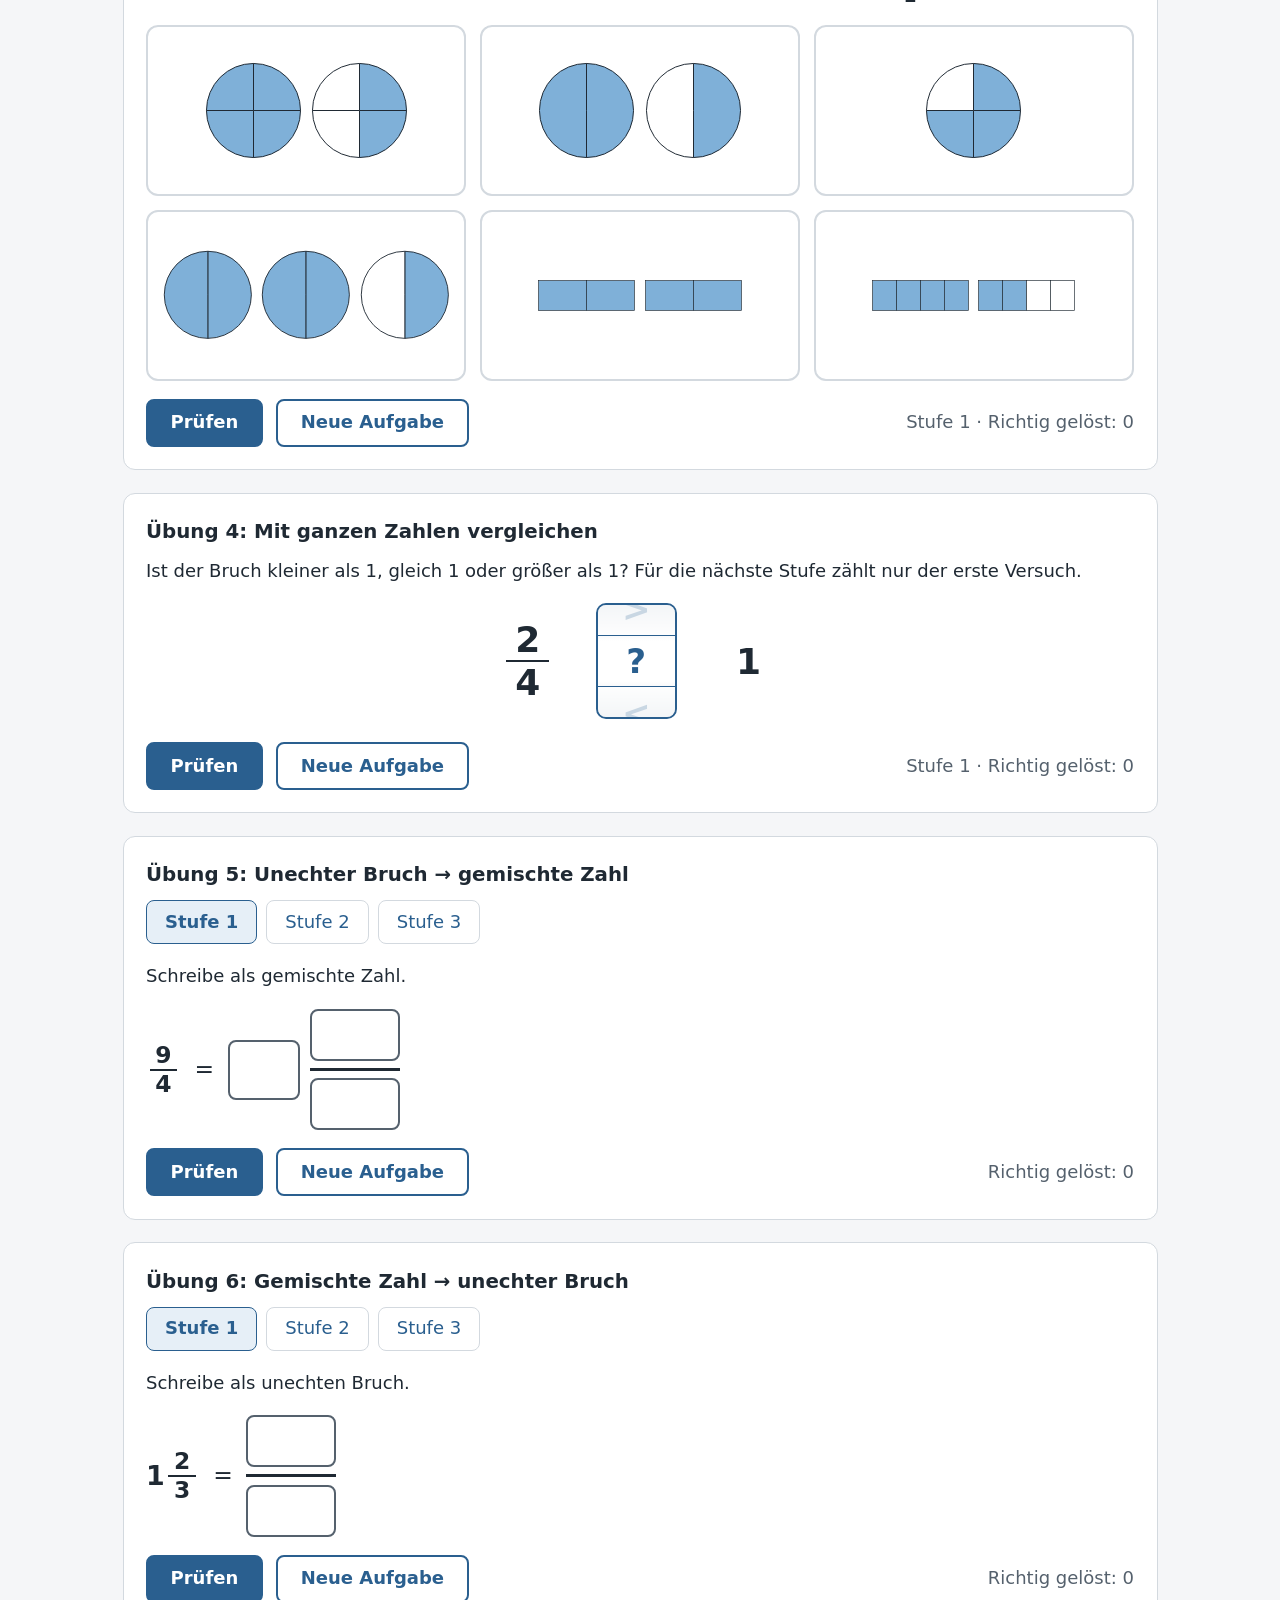
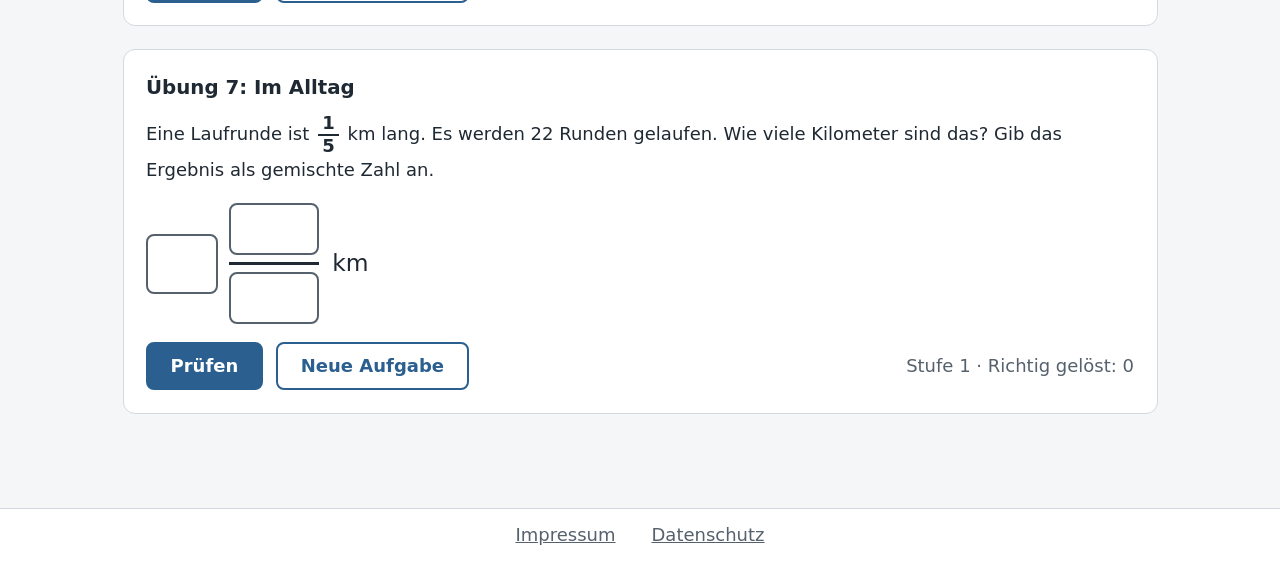
<file: klasse-6/brueche/gemischte-zahlen/index.html>
<!DOCTYPE html>
<html lang="de">
<head>
  <meta charset="utf-8">
  <meta name="viewport" content="width=device-width, initial-scale=1">
  <meta name="robots" content="noindex">
  <title>Unechte Brüche und gemischte Zahlen – Klasse 6</title>
  <link rel="icon" href="data:,">
  <link rel="stylesheet" href="../../../css/style.css">
  <script src="../../../js/struktur.js" defer></script>
  <script src="../../../js/script.js" defer></script>
  <script src="uebungen.js" defer></script>
</head>
<body data-pfad="klasse-6/brueche/gemischte-zahlen">
  <nav id="pfad" aria-label="Pfad"></nav>
  <main>
    <h1>Unechte Brüche und gemischte Zahlen</h1>
    <p class="einleitung">Hier lernst du Brüche kennen, die größer als ein Ganzes sind.</p>
    <div class="inhalt-links">
      <a class="knopf" href="#erklaerung">Erklärung</a>
      <a class="knopf" href="#beispiele">Beispiele</a>
      <a class="knopf" href="#uebungen">Übungen</a>
    </div>

    <section id="erklaerung">
      <h2>Mehr als ein Ganzes</h2>
      <div class="karte">
          <p>Jeder Kreis ist <strong>ein Ganzes</strong> und in Viertel geteilt. Hier sind <strong>7 Viertel</strong> gefärbt:</p>
          <div class="ganze">
            <svg class="figur" viewBox="0 0 200 200" role="img" aria-label="Kreis aus 4 gleich großen Teilen, 4 gefärbt"><path class="feld gefaerbt" d="M100 100 L100.00 5.00 A95 95 0 0 1 195.00 100.00 Z"/><path class="feld gefaerbt" d="M100 100 L195.00 100.00 A95 95 0 0 1 100.00 195.00 Z"/><path class="feld gefaerbt" d="M100 100 L100.00 195.00 A95 95 0 0 1 5.00 100.00 Z"/><path class="feld gefaerbt" d="M100 100 L5.00 100.00 A95 95 0 0 1 100.00 5.00 Z"/></svg>
            <svg class="figur" viewBox="0 0 200 200" role="img" aria-label="Kreis aus 4 gleich großen Teilen, 3 gefärbt"><path class="feld gefaerbt" d="M100 100 L100.00 5.00 A95 95 0 0 1 195.00 100.00 Z"/><path class="feld gefaerbt" d="M100 100 L195.00 100.00 A95 95 0 0 1 100.00 195.00 Z"/><path class="feld gefaerbt" d="M100 100 L100.00 195.00 A95 95 0 0 1 5.00 100.00 Z"/><path class="feld" d="M100 100 L5.00 100.00 A95 95 0 0 1 100.00 5.00 Z"/></svg>
          </div>
          <p>Das ist <strong>1 Ganzes</strong> und <strong>3 Viertel</strong>. Beide Schreibweisen bedeuten dasselbe:</p>
          <p class="gleichung"><span class="bruch" role="img" aria-label="7 durch 4"><span>7</span><span>4</span></span> <span>=</span> <span class="gemischt">1<span class="bruch" role="img" aria-label="3 durch 4"><span>3</span><span>4</span></span></span></p>
          <p>Man spricht: sieben Viertel oder eindreiviertel. <span class="gemischt">1<span class="bruch" role="img" aria-label="3 durch 4"><span>3</span><span>4</span></span></span> bedeutet 1 + <span class="bruch" role="img" aria-label="3 durch 4"><span>3</span><span>4</span></span>.</p>
      </div>

      <h2>Drei Namen</h2>
      <div class="beispiele">
        <div class="karte">
          <h3>Echter Bruch</h3>
          <p>Der Zähler ist <strong>kleiner</strong> als der Nenner. Der Bruch ist kleiner als 1.</p>
          <p class="gleichung"><span class="bruch" role="img" aria-label="3 durch 4"><span>3</span><span>4</span></span></p>
        </div>
        <div class="karte">
          <h3>Unechter Bruch</h3>
          <p>Der Zähler ist <strong>gleich groß oder größer</strong> als der Nenner. Der Bruch ist mindestens 1.</p>
          <p class="gleichung"><span class="bruch" role="img" aria-label="7 durch 4"><span>7</span><span>4</span></span> <span class="bruch" role="img" aria-label="4 durch 4"><span>4</span><span>4</span></span></p>
        </div>
        <div class="karte">
          <h3>Gemischte Zahl</h3>
          <p>Eine <strong>ganze Zahl</strong> und ein <strong>echter Bruch</strong> zusammen.</p>
          <p class="gleichung"><span class="gemischt">1<span class="bruch" role="img" aria-label="3 durch 4"><span>3</span><span>4</span></span></span></p>
        </div>
        <div class="karte">
          <h3>Genau ein Ganzes</h3>
          <p>Manche unechten Brüche sind ganze Zahlen:</p>
          <p class="gleichung"><span class="bruch" role="img" aria-label="4 durch 4"><span>4</span><span>4</span></span> <span>=</span> 1</p>
          <p class="gleichung"><span class="bruch" role="img" aria-label="8 durch 4"><span>8</span><span>4</span></span> <span>=</span> 2</p>
        </div>
      </div>

      <h2>Weiterzählen</h2>
      <div class="karte">
        <p>Nach 4 Vierteln ist das Ganze voll. Zählst du weiter, beginnt ein neuer Kreis:</p>
        <div class="weiterzaehlen">
          <div>
            <div class="ganze"><svg class="figur" viewBox="0 0 200 200" role="img" aria-label="Kreis aus 4 gleich großen Teilen, 3 gefärbt"><path class="feld gefaerbt" d="M100 100 V5 A95 95 0 0 1 195 100 Z"/><path class="feld gefaerbt" d="M100 100 H195 A95 95 0 0 1 100 195 Z"/><path class="feld gefaerbt" d="M100 100 V195 A95 95 0 0 1 5 100 Z"/><path class="feld" d="M100 100 H5 A95 95 0 0 1 100 5 Z"/></svg></div>
            <p><span class="bruch" role="img" aria-label="3 durch 4"><span>3</span><span>4</span></span></p>
          </div>
          <div>
            <div class="ganze"><svg class="figur" viewBox="0 0 200 200" role="img" aria-label="Kreis aus 4 gleich großen Teilen, 4 gefärbt"><path class="feld gefaerbt" d="M100 100 V5 A95 95 0 0 1 195 100 Z"/><path class="feld gefaerbt" d="M100 100 H195 A95 95 0 0 1 100 195 Z"/><path class="feld gefaerbt" d="M100 100 V195 A95 95 0 0 1 5 100 Z"/><path class="feld gefaerbt" d="M100 100 H5 A95 95 0 0 1 100 5 Z"/></svg></div>
            <p><span class="bruch" role="img" aria-label="4 durch 4"><span>4</span><span>4</span></span> = <strong>1</strong></p>
          </div>
          <div>
            <div class="ganze"><svg class="figur" viewBox="0 0 200 200" role="img" aria-label="Kreis aus 4 gleich großen Teilen, 4 gefärbt"><path class="feld gefaerbt" d="M100 100 V5 A95 95 0 0 1 195 100 Z"/><path class="feld gefaerbt" d="M100 100 H195 A95 95 0 0 1 100 195 Z"/><path class="feld gefaerbt" d="M100 100 V195 A95 95 0 0 1 5 100 Z"/><path class="feld gefaerbt" d="M100 100 H5 A95 95 0 0 1 100 5 Z"/></svg><svg class="figur" viewBox="0 0 200 200" role="img" aria-label="Kreis aus 4 gleich großen Teilen, 1 gefärbt"><path class="feld gefaerbt" d="M100 100 V5 A95 95 0 0 1 195 100 Z"/><path class="feld" d="M100 100 H195 A95 95 0 0 1 100 195 Z"/><path class="feld" d="M100 100 V195 A95 95 0 0 1 5 100 Z"/><path class="feld" d="M100 100 H5 A95 95 0 0 1 100 5 Z"/></svg></div>
            <p><span class="bruch" role="img" aria-label="5 durch 4"><span>5</span><span>4</span></span> = <span class="gemischt">1<span class="bruch" role="img" aria-label="1 durch 4"><span>1</span><span>4</span></span></span></p>
          </div>
          <div>
            <div class="ganze"><svg class="figur" viewBox="0 0 200 200" role="img" aria-label="Kreis aus 4 gleich großen Teilen, 4 gefärbt"><path class="feld gefaerbt" d="M100 100 V5 A95 95 0 0 1 195 100 Z"/><path class="feld gefaerbt" d="M100 100 H195 A95 95 0 0 1 100 195 Z"/><path class="feld gefaerbt" d="M100 100 V195 A95 95 0 0 1 5 100 Z"/><path class="feld gefaerbt" d="M100 100 H5 A95 95 0 0 1 100 5 Z"/></svg><svg class="figur" viewBox="0 0 200 200" role="img" aria-label="Kreis aus 4 gleich großen Teilen, 2 gefärbt"><path class="feld gefaerbt" d="M100 100 V5 A95 95 0 0 1 195 100 Z"/><path class="feld gefaerbt" d="M100 100 H195 A95 95 0 0 1 100 195 Z"/><path class="feld" d="M100 100 V195 A95 95 0 0 1 5 100 Z"/><path class="feld" d="M100 100 H5 A95 95 0 0 1 100 5 Z"/></svg></div>
            <p><span class="bruch" role="img" aria-label="6 durch 4"><span>6</span><span>4</span></span> = <span class="gemischt">1<span class="bruch" role="img" aria-label="2 durch 4"><span>2</span><span>4</span></span></span></p>
          </div>
        </div>
      </div>

      <div class="karte merke abstand">
        <h3>Merke: So wandelst du um</h3>
        <ul>
          <li><strong>Unechter Bruch → gemischte Zahl:</strong> Teile den Zähler durch den Nenner. Das Ergebnis sind die Ganzen, der Rest ist der neue Zähler.</li>
          <li><strong>Gemischte Zahl → unechter Bruch:</strong> Rechne Ganze · Nenner + Zähler. Das ist der neue Zähler.</li>
          <li>Der <strong>Nenner bleibt</strong> dabei gleich.</li>
        </ul>
      </div>
    </section>

    <section id="beispiele">
      <h2>Beispiele</h2>
      <div class="beispiele">
        <div class="karte">
          <h3>Unechter Bruch → gemischte Zahl</h3>
          <p>Schreibe <span class="bruch" role="img" aria-label="11 durch 4"><span>11</span><span>4</span></span> als gemischte Zahl.</p>
          <p>11 : 4 = <strong>2</strong> Rest <strong>3</strong></p>
          <p class="gleichung"><span class="bruch" role="img" aria-label="11 durch 4"><span>11</span><span>4</span></span> <span>=</span> <span class="gemischt">2<span class="bruch" role="img" aria-label="3 durch 4"><span>3</span><span>4</span></span></span></p>
          <div class="ganze">
            <svg class="figur" viewBox="0 0 200 200" role="img" aria-label="Kreis aus 4 gleich großen Teilen, 4 gefärbt"><path class="feld gefaerbt" d="M100 100 L100.00 5.00 A95 95 0 0 1 195.00 100.00 Z"/><path class="feld gefaerbt" d="M100 100 L195.00 100.00 A95 95 0 0 1 100.00 195.00 Z"/><path class="feld gefaerbt" d="M100 100 L100.00 195.00 A95 95 0 0 1 5.00 100.00 Z"/><path class="feld gefaerbt" d="M100 100 L5.00 100.00 A95 95 0 0 1 100.00 5.00 Z"/></svg>
            <svg class="figur" viewBox="0 0 200 200" role="img" aria-label="Kreis aus 4 gleich großen Teilen, 4 gefärbt"><path class="feld gefaerbt" d="M100 100 L100.00 5.00 A95 95 0 0 1 195.00 100.00 Z"/><path class="feld gefaerbt" d="M100 100 L195.00 100.00 A95 95 0 0 1 100.00 195.00 Z"/><path class="feld gefaerbt" d="M100 100 L100.00 195.00 A95 95 0 0 1 5.00 100.00 Z"/><path class="feld gefaerbt" d="M100 100 L5.00 100.00 A95 95 0 0 1 100.00 5.00 Z"/></svg>
            <svg class="figur" viewBox="0 0 200 200" role="img" aria-label="Kreis aus 4 gleich großen Teilen, 3 gefärbt"><path class="feld gefaerbt" d="M100 100 L100.00 5.00 A95 95 0 0 1 195.00 100.00 Z"/><path class="feld gefaerbt" d="M100 100 L195.00 100.00 A95 95 0 0 1 100.00 195.00 Z"/><path class="feld gefaerbt" d="M100 100 L100.00 195.00 A95 95 0 0 1 5.00 100.00 Z"/><path class="feld" d="M100 100 L5.00 100.00 A95 95 0 0 1 100.00 5.00 Z"/></svg>
          </div>
        </div>
        <div class="karte">
          <h3>Gemischte Zahl → unechter Bruch</h3>
          <p>Schreibe <span class="gemischt">2<span class="bruch" role="img" aria-label="1 durch 3"><span>1</span><span>3</span></span></span> als unechten Bruch.</p>
          <p>2 Ganze sind 2 · 3 = 6 Drittel. Dazu kommt 1 Drittel, zusammen <strong>7</strong> Drittel.</p>
          <p class="gleichung"><span class="gemischt">2<span class="bruch" role="img" aria-label="1 durch 3"><span>1</span><span>3</span></span></span> <span>=</span> <span class="bruch" role="img" aria-label="7 durch 3"><span>7</span><span>3</span></span></p>
          <div class="ganze">
            <svg class="figur" viewBox="0 0 200 200" role="img" aria-label="Kreis aus 3 gleich großen Teilen, 3 gefärbt"><path class="feld gefaerbt" d="M100 100 L100.00 5.00 A95 95 0 0 1 182.27 147.50 Z"/><path class="feld gefaerbt" d="M100 100 L182.27 147.50 A95 95 0 0 1 17.73 147.50 Z"/><path class="feld gefaerbt" d="M100 100 L17.73 147.50 A95 95 0 0 1 100.00 5.00 Z"/></svg>
            <svg class="figur" viewBox="0 0 200 200" role="img" aria-label="Kreis aus 3 gleich großen Teilen, 3 gefärbt"><path class="feld gefaerbt" d="M100 100 L100.00 5.00 A95 95 0 0 1 182.27 147.50 Z"/><path class="feld gefaerbt" d="M100 100 L182.27 147.50 A95 95 0 0 1 17.73 147.50 Z"/><path class="feld gefaerbt" d="M100 100 L17.73 147.50 A95 95 0 0 1 100.00 5.00 Z"/></svg>
            <svg class="figur" viewBox="0 0 200 200" role="img" aria-label="Kreis aus 3 gleich großen Teilen, 1 gefärbt"><path class="feld gefaerbt" d="M100 100 L100.00 5.00 A95 95 0 0 1 182.27 147.50 Z"/><path class="feld" d="M100 100 L182.27 147.50 A95 95 0 0 1 17.73 147.50 Z"/><path class="feld" d="M100 100 L17.73 147.50 A95 95 0 0 1 100.00 5.00 Z"/></svg>
          </div>
        </div>
        <div class="karte">
          <h3>Gerecht teilen</h3>
          <p>5 Pizzen werden gerecht auf 4 Kinder verteilt. Jedes Kind bekommt 5 : 4 Pizzen:</p>
          <p class="gleichung">5 : 4 <span>=</span> <span class="bruch" role="img" aria-label="5 durch 4"><span>5</span><span>4</span></span> <span>=</span> <span class="gemischt">1<span class="bruch" role="img" aria-label="1 durch 4"><span>1</span><span>4</span></span></span></p>
          <p>Ein Bruch ist also auch das Ergebnis einer <strong>Divisionsaufgabe</strong>.</p>
        </div>
        <div class="karte">
          <h3>Am Ende kürzen</h3>
          <p>Schreibe <span class="bruch" role="img" aria-label="10 durch 4"><span>10</span><span>4</span></span> als gemischte Zahl.</p>
          <p>10 : 4 = 2 Rest 2</p>
          <p class="gleichung"><span class="bruch" role="img" aria-label="10 durch 4"><span>10</span><span>4</span></span> <span>=</span> <span class="gemischt">2<span class="bruch" role="img" aria-label="2 durch 4"><span>2</span><span>4</span></span></span> <span>=</span> <span class="gemischt">2<span class="bruch" role="img" aria-label="1 durch 2"><span>1</span><span>2</span></span></span></p>
        </div>
      </div>
      <h2>Achtung: Typische Fehler</h2>
      <div class="beispiele">
        <div class="karte">
          <h3>Das Ganze verwechseln</h3>
          <div class="ganze">
            <svg class="figur" viewBox="0 0 200 200" role="img" aria-label="Kreis aus 4 gleich großen Teilen, 4 gefärbt"><path class="feld gefaerbt" d="M100 100 L100.00 5.00 A95 95 0 0 1 195.00 100.00 Z"/><path class="feld gefaerbt" d="M100 100 L195.00 100.00 A95 95 0 0 1 100.00 195.00 Z"/><path class="feld gefaerbt" d="M100 100 L100.00 195.00 A95 95 0 0 1 5.00 100.00 Z"/><path class="feld gefaerbt" d="M100 100 L5.00 100.00 A95 95 0 0 1 100.00 5.00 Z"/></svg>
            <svg class="figur" viewBox="0 0 200 200" role="img" aria-label="Kreis aus 4 gleich großen Teilen, 1 gefärbt"><path class="feld gefaerbt" d="M100 100 L100.00 5.00 A95 95 0 0 1 195.00 100.00 Z"/><path class="feld" d="M100 100 L195.00 100.00 A95 95 0 0 1 100.00 195.00 Z"/><path class="feld" d="M100 100 L100.00 195.00 A95 95 0 0 1 5.00 100.00 Z"/><path class="feld" d="M100 100 L5.00 100.00 A95 95 0 0 1 100.00 5.00 Z"/></svg>
          </div>
          <p>Das sind <span class="bruch" role="img" aria-label="5 durch 4"><span>5</span><span>4</span></span> und <strong>nicht</strong> <span class="bruch" role="img" aria-label="5 durch 8"><span>5</span><span>8</span></span>. Das Ganze ist <strong>ein</strong> Kreis, nicht beide zusammen. Er hat 4 Teile.</p>
        </div>
        <div class="karte">
          <h3>Malnehmen statt addieren</h3>
          <p><span class="gemischt">2<span class="bruch" role="img" aria-label="3 durch 4"><span>3</span><span>4</span></span></span> bedeutet 2 <strong>+</strong> <span class="bruch" role="img" aria-label="3 durch 4"><span>3</span><span>4</span></span> und <strong>nicht</strong> 2 · <span class="bruch" role="img" aria-label="3 durch 4"><span>3</span><span>4</span></span>.</p>
        </div>
        <div class="karte">
          <h3>Die Ganzen vergessen</h3>
          <p class="gleichung"><span class="gemischt">2<span class="bruch" role="img" aria-label="1 durch 3"><span>1</span><span>3</span></span></span> <span>≠</span> <span class="bruch" role="img" aria-label="3 durch 3"><span>3</span><span>3</span></span></p>
          <p>Du darfst nicht 2 + 1 rechnen. Ein Ganzes sind 3 Drittel, also sind es <span class="bruch" role="img" aria-label="7 durch 3"><span>7</span><span>3</span></span>.</p>
        </div>
      </div>
    </section>

    <section id="uebungen">
      <h2>Übungen</h2>
      <p>Nach drei richtigen Lösungen kommst du in die nächste Stufe. Gibt es drei Stufen, kannst du sie auch selbst wählen.</p>
      <div class="karte">
        <h3>Übung 1: Im Bild ablesen</h3>
        <div id="ablesen"></div>
      </div>
      <div class="karte">
        <h3>Übung 2: Färben</h3>
        <div id="faerben-ganze"></div>
      </div>
      <div class="karte">
        <h3>Übung 3: Bilder auswählen</h3>
        <div id="auswaehlen"></div>
      </div>
      <div class="karte">
        <h3>Übung 4: Mit ganzen Zahlen vergleichen</h3>
        <div id="vergleich"></div>
      </div>
      <div class="karte">
        <h3>Übung 5: Unechter Bruch → gemischte Zahl</h3>
        <div id="ingemischt"></div>
      </div>
      <div class="karte">
        <h3>Übung 6: Gemischte Zahl → unechter Bruch</h3>
        <div id="inunecht"></div>
      </div>
      <div class="karte">
        <h3>Übung 7: Im Alltag</h3>
        <div id="alltag"></div>
      </div>
    </section>
    <noscript>
      <p>Bitte aktiviere JavaScript, damit Navigation und Übungen funktionieren.</p>
      <p><a href="../../../impressum/index.html">Impressum</a> · <a href="../../../datenschutz/index.html">Datenschutz</a></p>
    </noscript>
  </main>
</body>
</html>
</file>
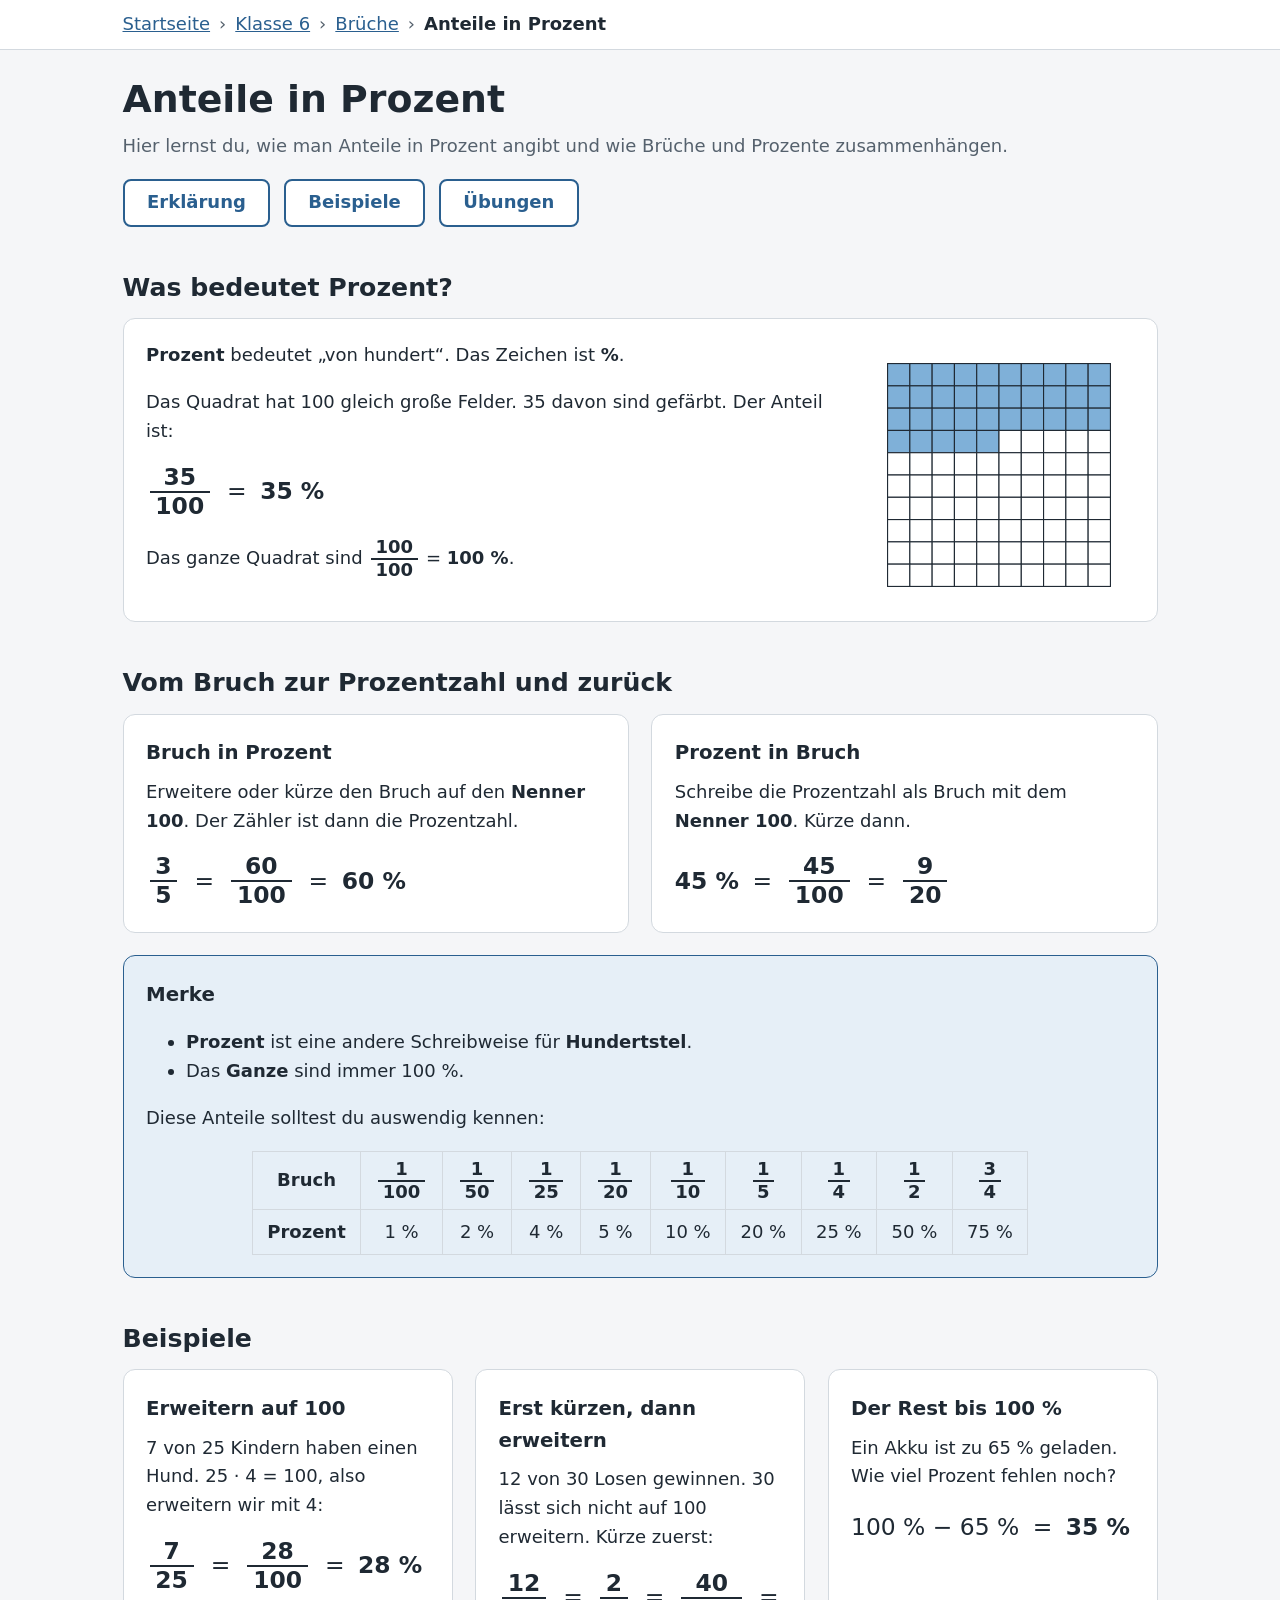
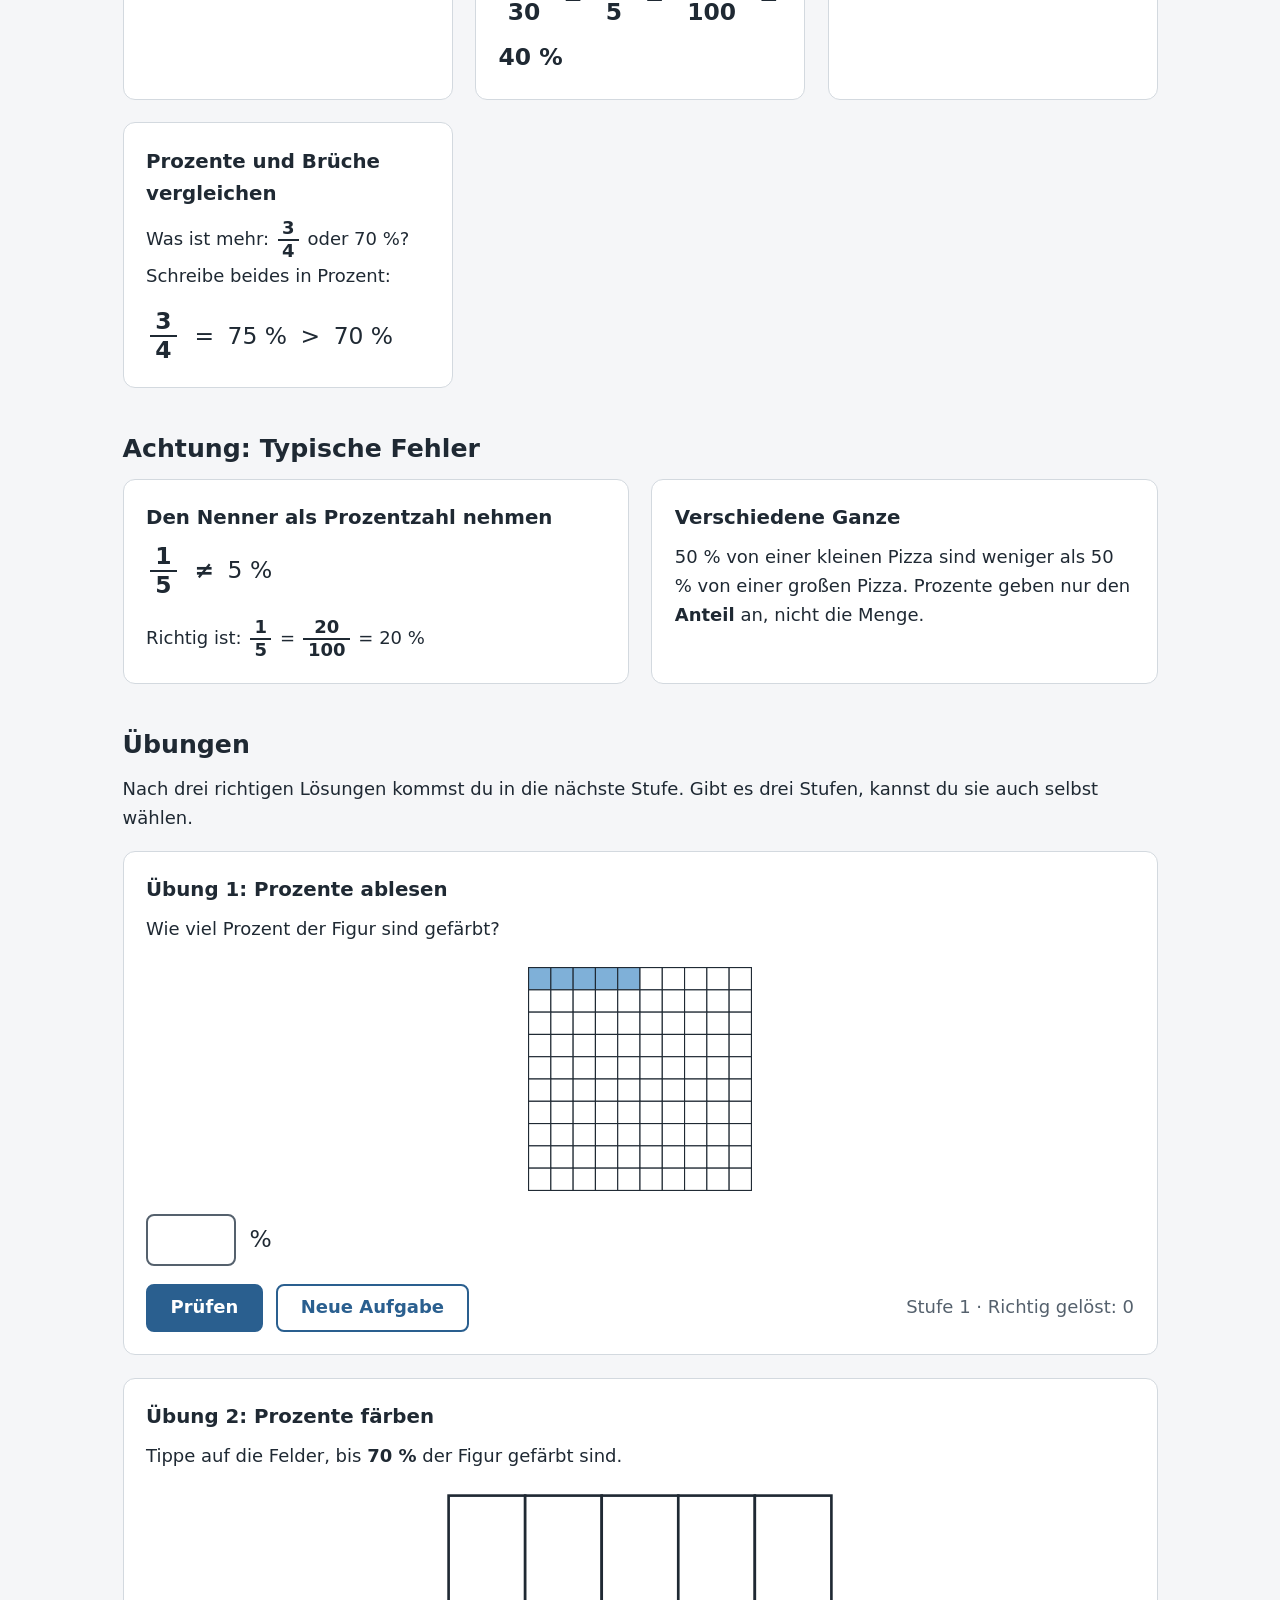
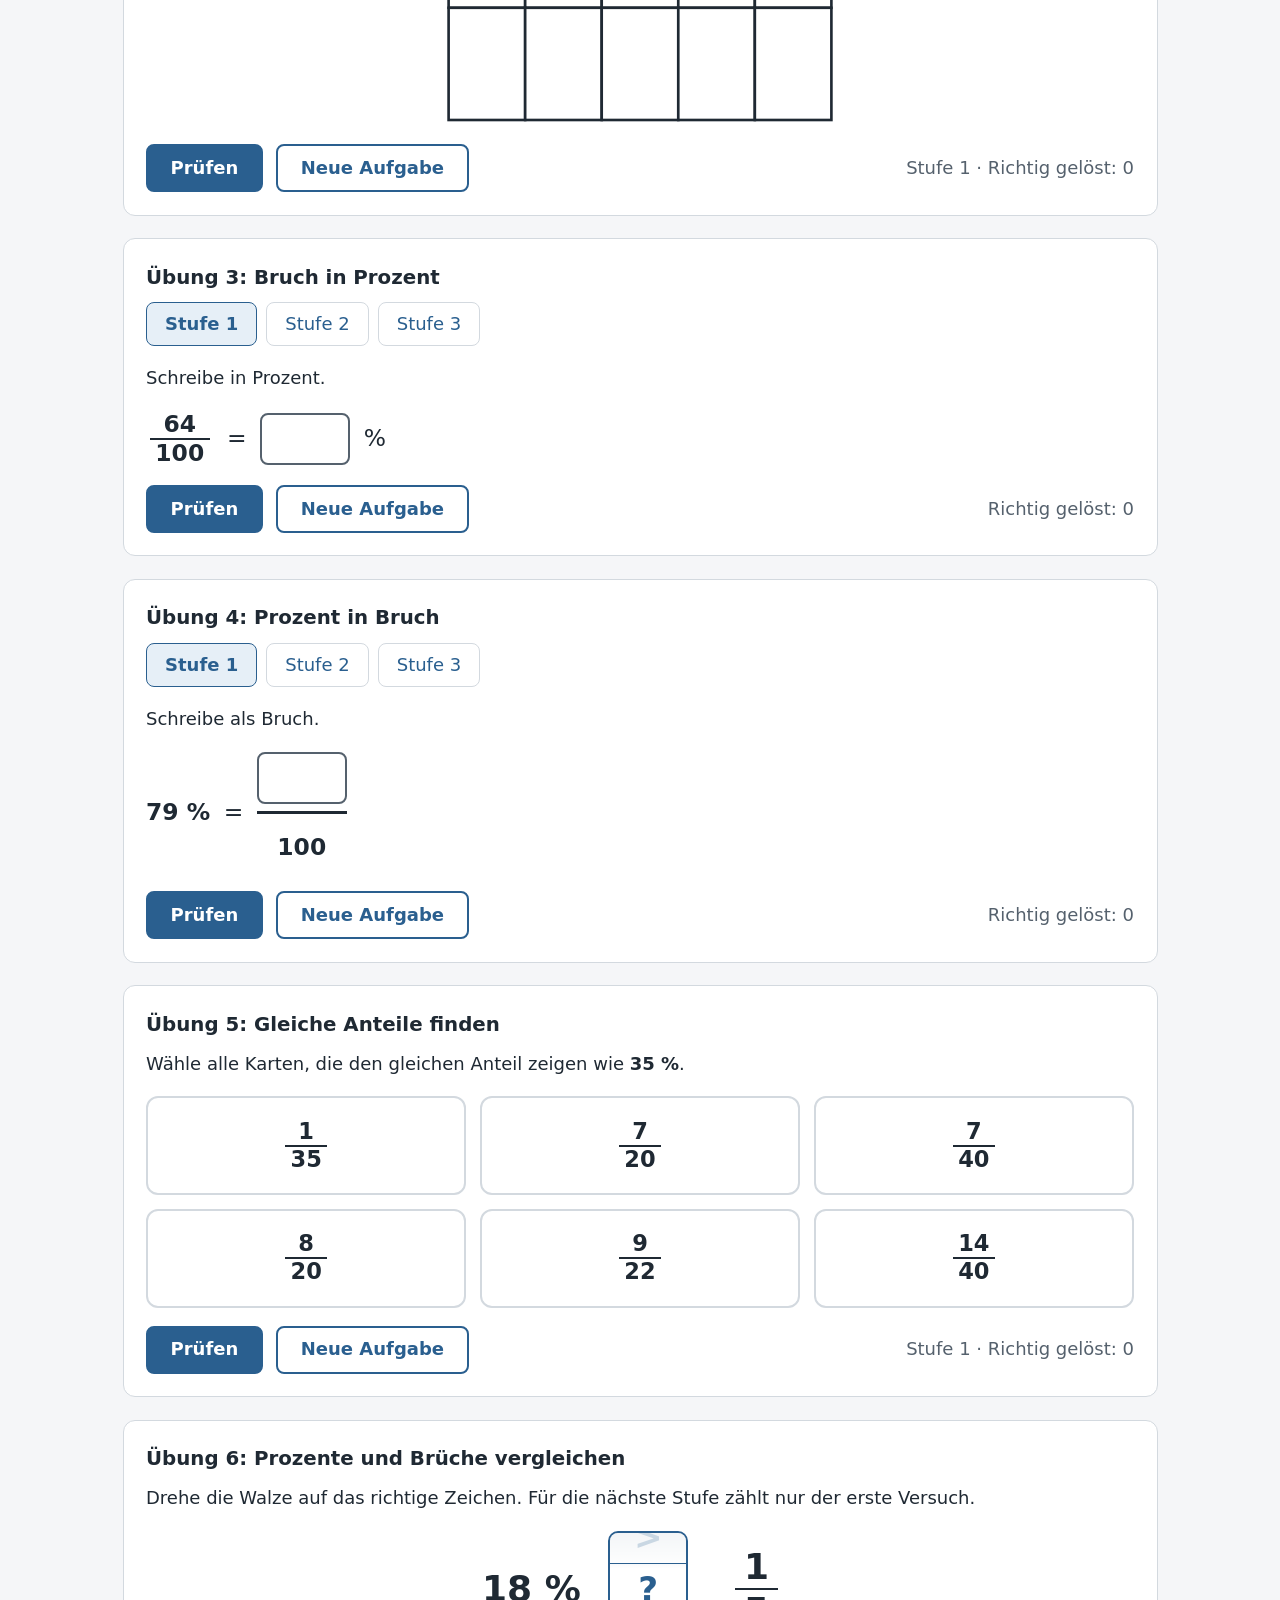
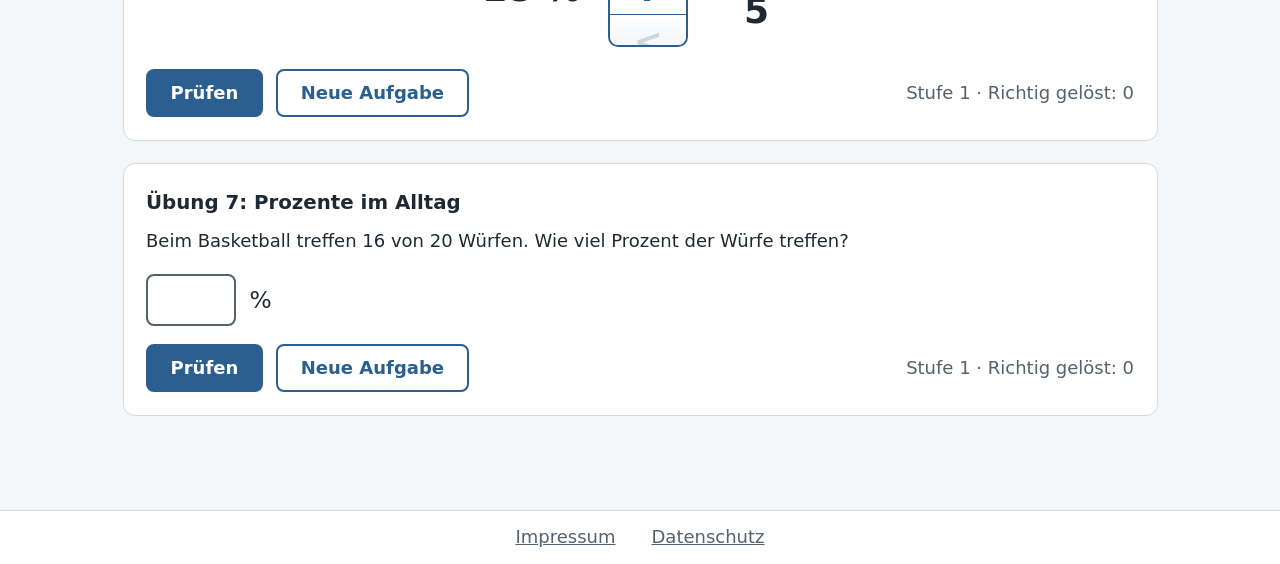
<file: klasse-6/brueche/prozente/index.html>
<!DOCTYPE html>
<html lang="de">
<head>
  <meta charset="utf-8">
  <meta name="viewport" content="width=device-width, initial-scale=1">
  <meta name="robots" content="noindex">
  <title>Anteile in Prozent – Klasse 6</title>
  <link rel="icon" href="data:,">
  <link rel="stylesheet" href="../../../css/style.css">
  <script src="../../../js/struktur.js" defer></script>
  <script src="../../../js/script.js" defer></script>
  <script src="uebungen.js" defer></script>
</head>
<body data-pfad="klasse-6/brueche/prozente">
  <nav id="pfad" aria-label="Pfad"></nav>
  <main>
    <h1>Anteile in Prozent</h1>
    <p class="einleitung">Hier lernst du, wie man Anteile in Prozent angibt und wie Brüche und Prozente zusammenhängen.</p>
    <div class="inhalt-links">
      <a class="knopf" href="#erklaerung">Erklärung</a>
      <a class="knopf" href="#beispiele">Beispiele</a>
      <a class="knopf" href="#uebungen">Übungen</a>
    </div>

    <section id="erklaerung">
      <h2>Was bedeutet Prozent?</h2>
      <div class="karte mit-bild">
        <div>
          <p><strong>Prozent</strong> bedeutet „von hundert“. Das Zeichen ist <strong>%</strong>.</p>
          <p>Das Quadrat hat 100 gleich große Felder. 35 davon sind gefärbt. Der Anteil ist:</p>
          <p class="gleichung"><span class="bruch" role="img" aria-label="35 durch 100"><span>35</span><span>100</span></span> <span>=</span> <strong>35 %</strong></p>
          <p>Das ganze Quadrat sind <span class="bruch" role="img" aria-label="100 durch 100"><span>100</span><span>100</span></span> = <strong>100 %</strong>.</p>
        </div>
          <svg class="figur hunderter" viewBox="0 0 210 210" role="img" aria-label="Quadrat aus 100 gleich großen Feldern, 35 sind gefärbt">
            <rect class="feld gefaerbt" x="5" y="5" width="20" height="20"/><rect class="feld gefaerbt" x="25" y="5" width="20" height="20"/><rect class="feld gefaerbt" x="45" y="5" width="20" height="20"/><rect class="feld gefaerbt" x="65" y="5" width="20" height="20"/><rect class="feld gefaerbt" x="85" y="5" width="20" height="20"/><rect class="feld gefaerbt" x="105" y="5" width="20" height="20"/><rect class="feld gefaerbt" x="125" y="5" width="20" height="20"/><rect class="feld gefaerbt" x="145" y="5" width="20" height="20"/><rect class="feld gefaerbt" x="165" y="5" width="20" height="20"/><rect class="feld gefaerbt" x="185" y="5" width="20" height="20"/>
            <rect class="feld gefaerbt" x="5" y="25" width="20" height="20"/><rect class="feld gefaerbt" x="25" y="25" width="20" height="20"/><rect class="feld gefaerbt" x="45" y="25" width="20" height="20"/><rect class="feld gefaerbt" x="65" y="25" width="20" height="20"/><rect class="feld gefaerbt" x="85" y="25" width="20" height="20"/><rect class="feld gefaerbt" x="105" y="25" width="20" height="20"/><rect class="feld gefaerbt" x="125" y="25" width="20" height="20"/><rect class="feld gefaerbt" x="145" y="25" width="20" height="20"/><rect class="feld gefaerbt" x="165" y="25" width="20" height="20"/><rect class="feld gefaerbt" x="185" y="25" width="20" height="20"/>
            <rect class="feld gefaerbt" x="5" y="45" width="20" height="20"/><rect class="feld gefaerbt" x="25" y="45" width="20" height="20"/><rect class="feld gefaerbt" x="45" y="45" width="20" height="20"/><rect class="feld gefaerbt" x="65" y="45" width="20" height="20"/><rect class="feld gefaerbt" x="85" y="45" width="20" height="20"/><rect class="feld gefaerbt" x="105" y="45" width="20" height="20"/><rect class="feld gefaerbt" x="125" y="45" width="20" height="20"/><rect class="feld gefaerbt" x="145" y="45" width="20" height="20"/><rect class="feld gefaerbt" x="165" y="45" width="20" height="20"/><rect class="feld gefaerbt" x="185" y="45" width="20" height="20"/>
            <rect class="feld gefaerbt" x="5" y="65" width="20" height="20"/><rect class="feld gefaerbt" x="25" y="65" width="20" height="20"/><rect class="feld gefaerbt" x="45" y="65" width="20" height="20"/><rect class="feld gefaerbt" x="65" y="65" width="20" height="20"/><rect class="feld gefaerbt" x="85" y="65" width="20" height="20"/><rect class="feld" x="105" y="65" width="20" height="20"/><rect class="feld" x="125" y="65" width="20" height="20"/><rect class="feld" x="145" y="65" width="20" height="20"/><rect class="feld" x="165" y="65" width="20" height="20"/><rect class="feld" x="185" y="65" width="20" height="20"/>
            <rect class="feld" x="5" y="85" width="20" height="20"/><rect class="feld" x="25" y="85" width="20" height="20"/><rect class="feld" x="45" y="85" width="20" height="20"/><rect class="feld" x="65" y="85" width="20" height="20"/><rect class="feld" x="85" y="85" width="20" height="20"/><rect class="feld" x="105" y="85" width="20" height="20"/><rect class="feld" x="125" y="85" width="20" height="20"/><rect class="feld" x="145" y="85" width="20" height="20"/><rect class="feld" x="165" y="85" width="20" height="20"/><rect class="feld" x="185" y="85" width="20" height="20"/>
            <rect class="feld" x="5" y="105" width="20" height="20"/><rect class="feld" x="25" y="105" width="20" height="20"/><rect class="feld" x="45" y="105" width="20" height="20"/><rect class="feld" x="65" y="105" width="20" height="20"/><rect class="feld" x="85" y="105" width="20" height="20"/><rect class="feld" x="105" y="105" width="20" height="20"/><rect class="feld" x="125" y="105" width="20" height="20"/><rect class="feld" x="145" y="105" width="20" height="20"/><rect class="feld" x="165" y="105" width="20" height="20"/><rect class="feld" x="185" y="105" width="20" height="20"/>
            <rect class="feld" x="5" y="125" width="20" height="20"/><rect class="feld" x="25" y="125" width="20" height="20"/><rect class="feld" x="45" y="125" width="20" height="20"/><rect class="feld" x="65" y="125" width="20" height="20"/><rect class="feld" x="85" y="125" width="20" height="20"/><rect class="feld" x="105" y="125" width="20" height="20"/><rect class="feld" x="125" y="125" width="20" height="20"/><rect class="feld" x="145" y="125" width="20" height="20"/><rect class="feld" x="165" y="125" width="20" height="20"/><rect class="feld" x="185" y="125" width="20" height="20"/>
            <rect class="feld" x="5" y="145" width="20" height="20"/><rect class="feld" x="25" y="145" width="20" height="20"/><rect class="feld" x="45" y="145" width="20" height="20"/><rect class="feld" x="65" y="145" width="20" height="20"/><rect class="feld" x="85" y="145" width="20" height="20"/><rect class="feld" x="105" y="145" width="20" height="20"/><rect class="feld" x="125" y="145" width="20" height="20"/><rect class="feld" x="145" y="145" width="20" height="20"/><rect class="feld" x="165" y="145" width="20" height="20"/><rect class="feld" x="185" y="145" width="20" height="20"/>
            <rect class="feld" x="5" y="165" width="20" height="20"/><rect class="feld" x="25" y="165" width="20" height="20"/><rect class="feld" x="45" y="165" width="20" height="20"/><rect class="feld" x="65" y="165" width="20" height="20"/><rect class="feld" x="85" y="165" width="20" height="20"/><rect class="feld" x="105" y="165" width="20" height="20"/><rect class="feld" x="125" y="165" width="20" height="20"/><rect class="feld" x="145" y="165" width="20" height="20"/><rect class="feld" x="165" y="165" width="20" height="20"/><rect class="feld" x="185" y="165" width="20" height="20"/>
            <rect class="feld" x="5" y="185" width="20" height="20"/><rect class="feld" x="25" y="185" width="20" height="20"/><rect class="feld" x="45" y="185" width="20" height="20"/><rect class="feld" x="65" y="185" width="20" height="20"/><rect class="feld" x="85" y="185" width="20" height="20"/><rect class="feld" x="105" y="185" width="20" height="20"/><rect class="feld" x="125" y="185" width="20" height="20"/><rect class="feld" x="145" y="185" width="20" height="20"/><rect class="feld" x="165" y="185" width="20" height="20"/><rect class="feld" x="185" y="185" width="20" height="20"/>
          </svg>
      </div>

      <h2>Vom Bruch zur Prozentzahl und zurück</h2>
      <div class="beispiele">
        <div class="karte">
          <h3>Bruch in Prozent</h3>
          <p>Erweitere oder kürze den Bruch auf den <strong>Nenner 100</strong>. Der Zähler ist dann die Prozentzahl.</p>
          <p class="gleichung"><span class="bruch" role="img" aria-label="3 durch 5"><span>3</span><span>5</span></span> <span>=</span> <span class="bruch" role="img" aria-label="60 durch 100"><span>60</span><span>100</span></span> <span>=</span> <strong>60 %</strong></p>
        </div>
        <div class="karte">
          <h3>Prozent in Bruch</h3>
          <p>Schreibe die Prozentzahl als Bruch mit dem <strong>Nenner 100</strong>. Kürze dann.</p>
          <p class="gleichung"><strong>45 %</strong> <span>=</span> <span class="bruch" role="img" aria-label="45 durch 100"><span>45</span><span>100</span></span> <span>=</span> <span class="bruch" role="img" aria-label="9 durch 20"><span>9</span><span>20</span></span></p>
        </div>
      </div>
      <div class="karte merke abstand">
        <h3>Merke</h3>
        <ul>
          <li><strong>Prozent</strong> ist eine andere Schreibweise für <strong>Hundertstel</strong>.</li>
          <li>Das <strong>Ganze</strong> sind immer 100 %.</li>
        </ul>
        <p>Diese Anteile solltest du auswendig kennen:</p>
        <div class="tabelle"><table>
          <tr><th scope="row">Bruch</th><td><span class="bruch" role="img" aria-label="1 durch 100"><span>1</span><span>100</span></span></td><td><span class="bruch" role="img" aria-label="1 durch 50"><span>1</span><span>50</span></span></td><td><span class="bruch" role="img" aria-label="1 durch 25"><span>1</span><span>25</span></span></td><td><span class="bruch" role="img" aria-label="1 durch 20"><span>1</span><span>20</span></span></td><td><span class="bruch" role="img" aria-label="1 durch 10"><span>1</span><span>10</span></span></td><td><span class="bruch" role="img" aria-label="1 durch 5"><span>1</span><span>5</span></span></td><td><span class="bruch" role="img" aria-label="1 durch 4"><span>1</span><span>4</span></span></td><td><span class="bruch" role="img" aria-label="1 durch 2"><span>1</span><span>2</span></span></td><td><span class="bruch" role="img" aria-label="3 durch 4"><span>3</span><span>4</span></span></td></tr>
          <tr><th scope="row">Prozent</th><td>1 %</td><td>2 %</td><td>4 %</td><td>5 %</td><td>10 %</td><td>20 %</td><td>25 %</td><td>50 %</td><td>75 %</td></tr>
        </table></div>
      </div>
    </section>

    <section id="beispiele">
      <h2>Beispiele</h2>
      <div class="beispiele">
        <div class="karte">
          <h3>Erweitern auf 100</h3>
          <p>7 von 25 Kindern haben einen Hund. 25 · 4 = 100, also erweitern wir mit 4:</p>
          <p class="gleichung"><span class="bruch" role="img" aria-label="7 durch 25"><span>7</span><span>25</span></span> <span>=</span> <span class="bruch" role="img" aria-label="28 durch 100"><span>28</span><span>100</span></span> <span>=</span> <strong>28 %</strong></p>
        </div>
        <div class="karte">
          <h3>Erst kürzen, dann erweitern</h3>
          <p>12 von 30 Losen gewinnen. 30 lässt sich nicht auf 100 erweitern. Kürze zuerst:</p>
          <p class="gleichung"><span class="bruch" role="img" aria-label="12 durch 30"><span>12</span><span>30</span></span> <span>=</span> <span class="bruch" role="img" aria-label="2 durch 5"><span>2</span><span>5</span></span> <span>=</span> <span class="bruch" role="img" aria-label="40 durch 100"><span>40</span><span>100</span></span> <span>=</span> <strong>40 %</strong></p>
        </div>
        <div class="karte">
          <h3>Der Rest bis 100 %</h3>
          <p>Ein Akku ist zu 65 % geladen. Wie viel Prozent fehlen noch?</p>
          <p class="gleichung">100 % − 65 % <span>=</span> <strong>35 %</strong></p>
        </div>
        <div class="karte">
          <h3>Prozente und Brüche vergleichen</h3>
          <p>Was ist mehr: <span class="bruch" role="img" aria-label="3 durch 4"><span>3</span><span>4</span></span> oder 70 %? Schreibe beides in Prozent:</p>
          <p class="gleichung"><span class="bruch" role="img" aria-label="3 durch 4"><span>3</span><span>4</span></span> <span>=</span> 75 % <span>&gt;</span> 70 %</p>
        </div>
      </div>
      <h2>Achtung: Typische Fehler</h2>
      <div class="beispiele">
        <div class="karte">
          <h3>Den Nenner als Prozentzahl nehmen</h3>
          <p class="gleichung"><span class="bruch" role="img" aria-label="1 durch 5"><span>1</span><span>5</span></span> <strong>≠</strong> 5 %</p>
          <p>Richtig ist: <span class="bruch" role="img" aria-label="1 durch 5"><span>1</span><span>5</span></span> = <span class="bruch" role="img" aria-label="20 durch 100"><span>20</span><span>100</span></span> = 20 %</p>
        </div>
        <div class="karte">
          <h3>Verschiedene Ganze</h3>
          <p>50 % von einer kleinen Pizza sind weniger als 50 % von einer großen Pizza. Prozente geben nur den <strong>Anteil</strong> an, nicht die Menge.</p>
        </div>
      </div>
    </section>

    <section id="uebungen">
      <h2>Übungen</h2>
      <p>Nach drei richtigen Lösungen kommst du in die nächste Stufe. Gibt es drei Stufen, kannst du sie auch selbst wählen.</p>
      <div class="karte">
        <h3>Übung 1: Prozente ablesen</h3>
        <div id="ablesen"></div>
      </div>
      <div class="karte">
        <h3>Übung 2: Prozente färben</h3>
        <div id="faerben-prozent"></div>
      </div>
      <div class="karte">
        <h3>Übung 3: Bruch in Prozent</h3>
        <div id="inprozent"></div>
      </div>
      <div class="karte">
        <h3>Übung 4: Prozent in Bruch</h3>
        <div id="inbruch"></div>
      </div>
      <div class="karte">
        <h3>Übung 5: Gleiche Anteile finden</h3>
        <div id="gleich"></div>
      </div>
      <div class="karte">
        <h3>Übung 6: Prozente und Brüche vergleichen</h3>
        <div id="vergleich"></div>
      </div>
      <div class="karte">
        <h3>Übung 7: Prozente im Alltag</h3>
        <div id="alltag"></div>
      </div>
    </section>
    <noscript>
      <p>Bitte aktiviere JavaScript, damit Navigation und Übungen funktionieren.</p>
      <p><a href="../../../impressum/index.html">Impressum</a> · <a href="../../../datenschutz/index.html">Datenschutz</a></p>
    </noscript>
  </main>
</body>
</html>
</file>
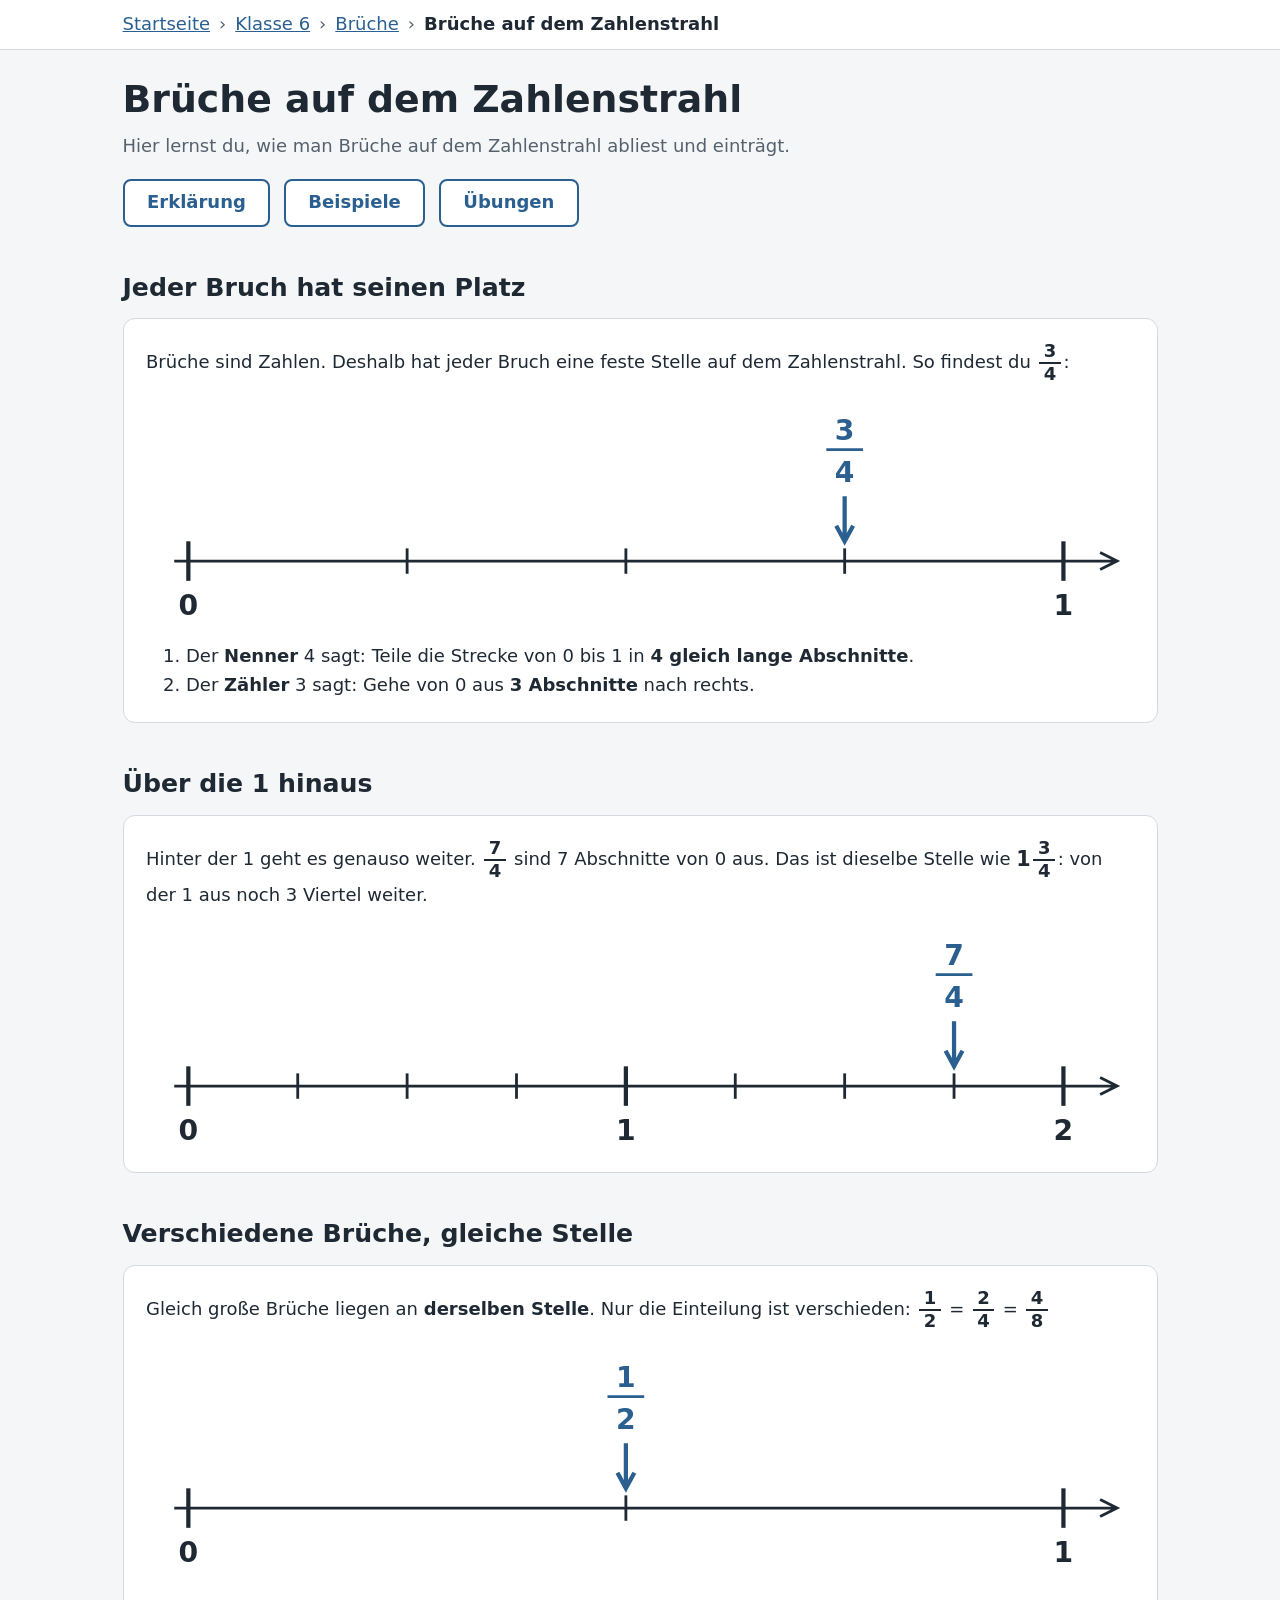
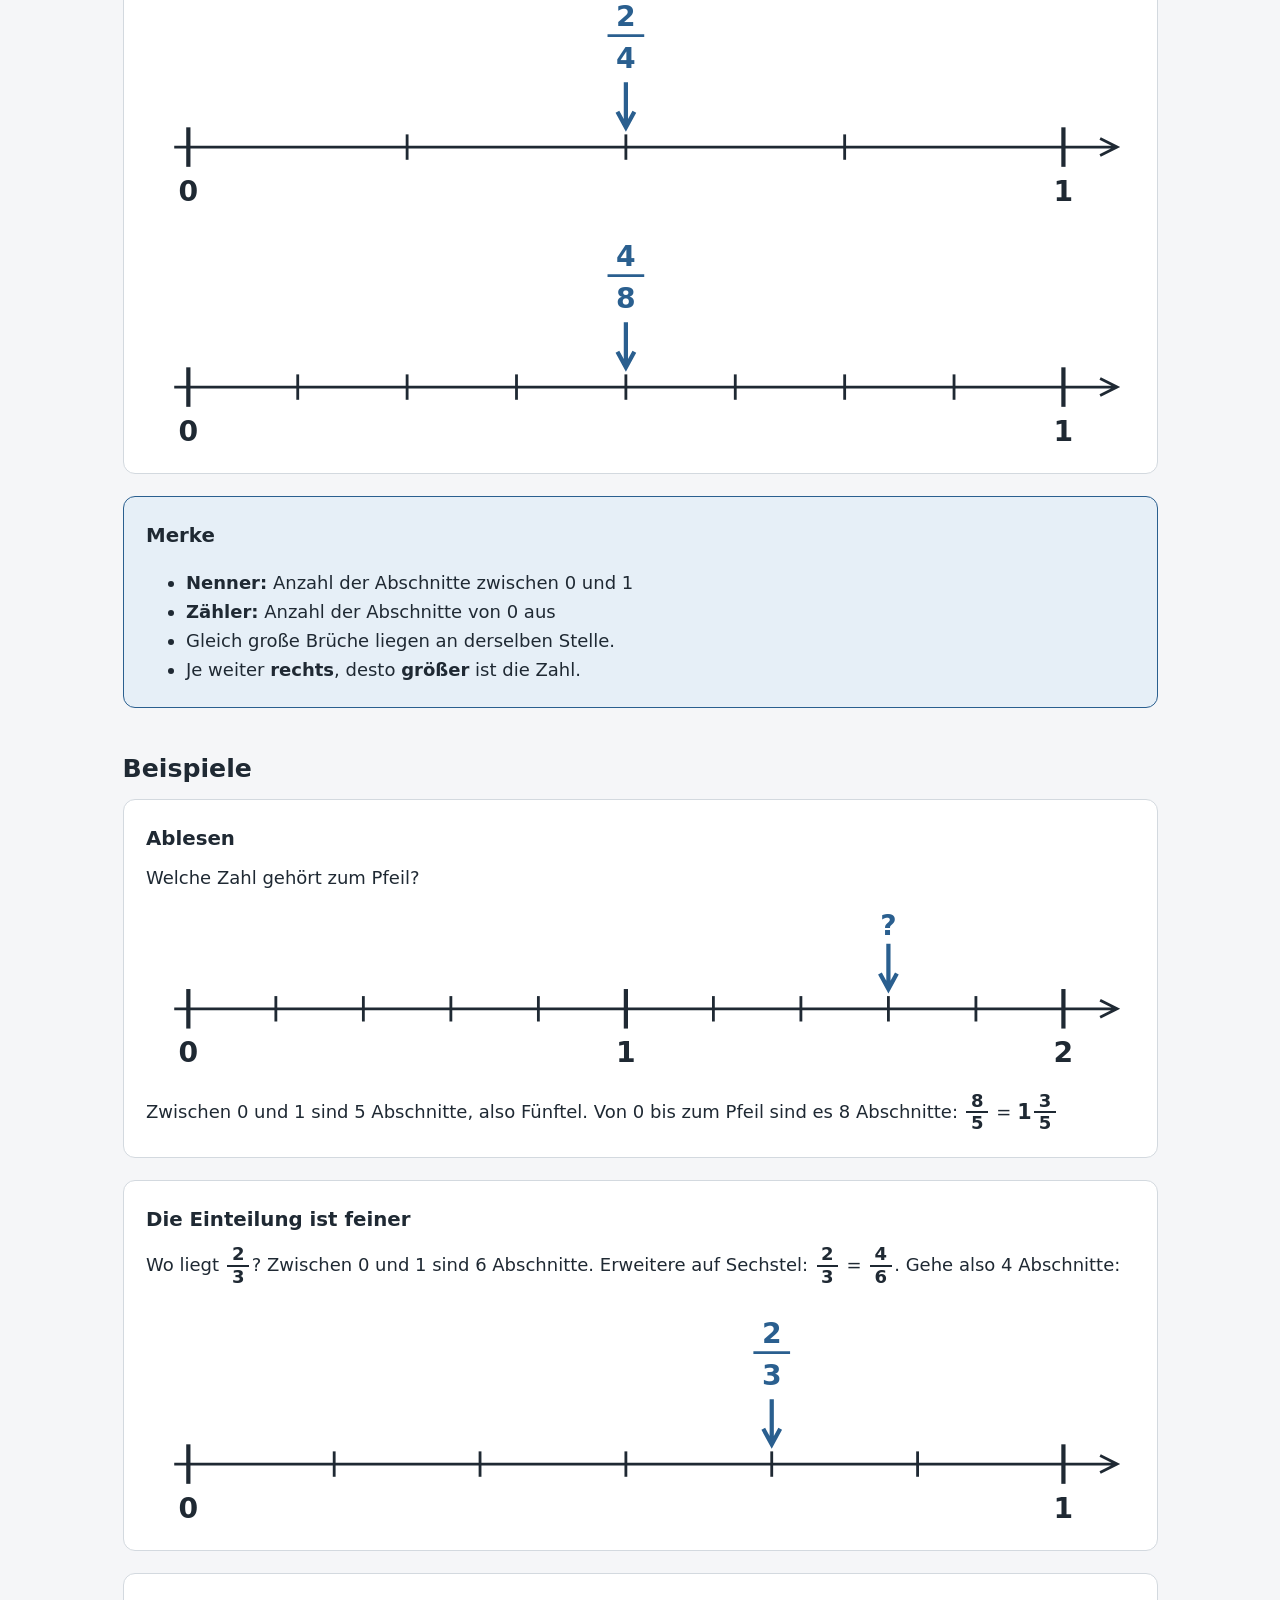
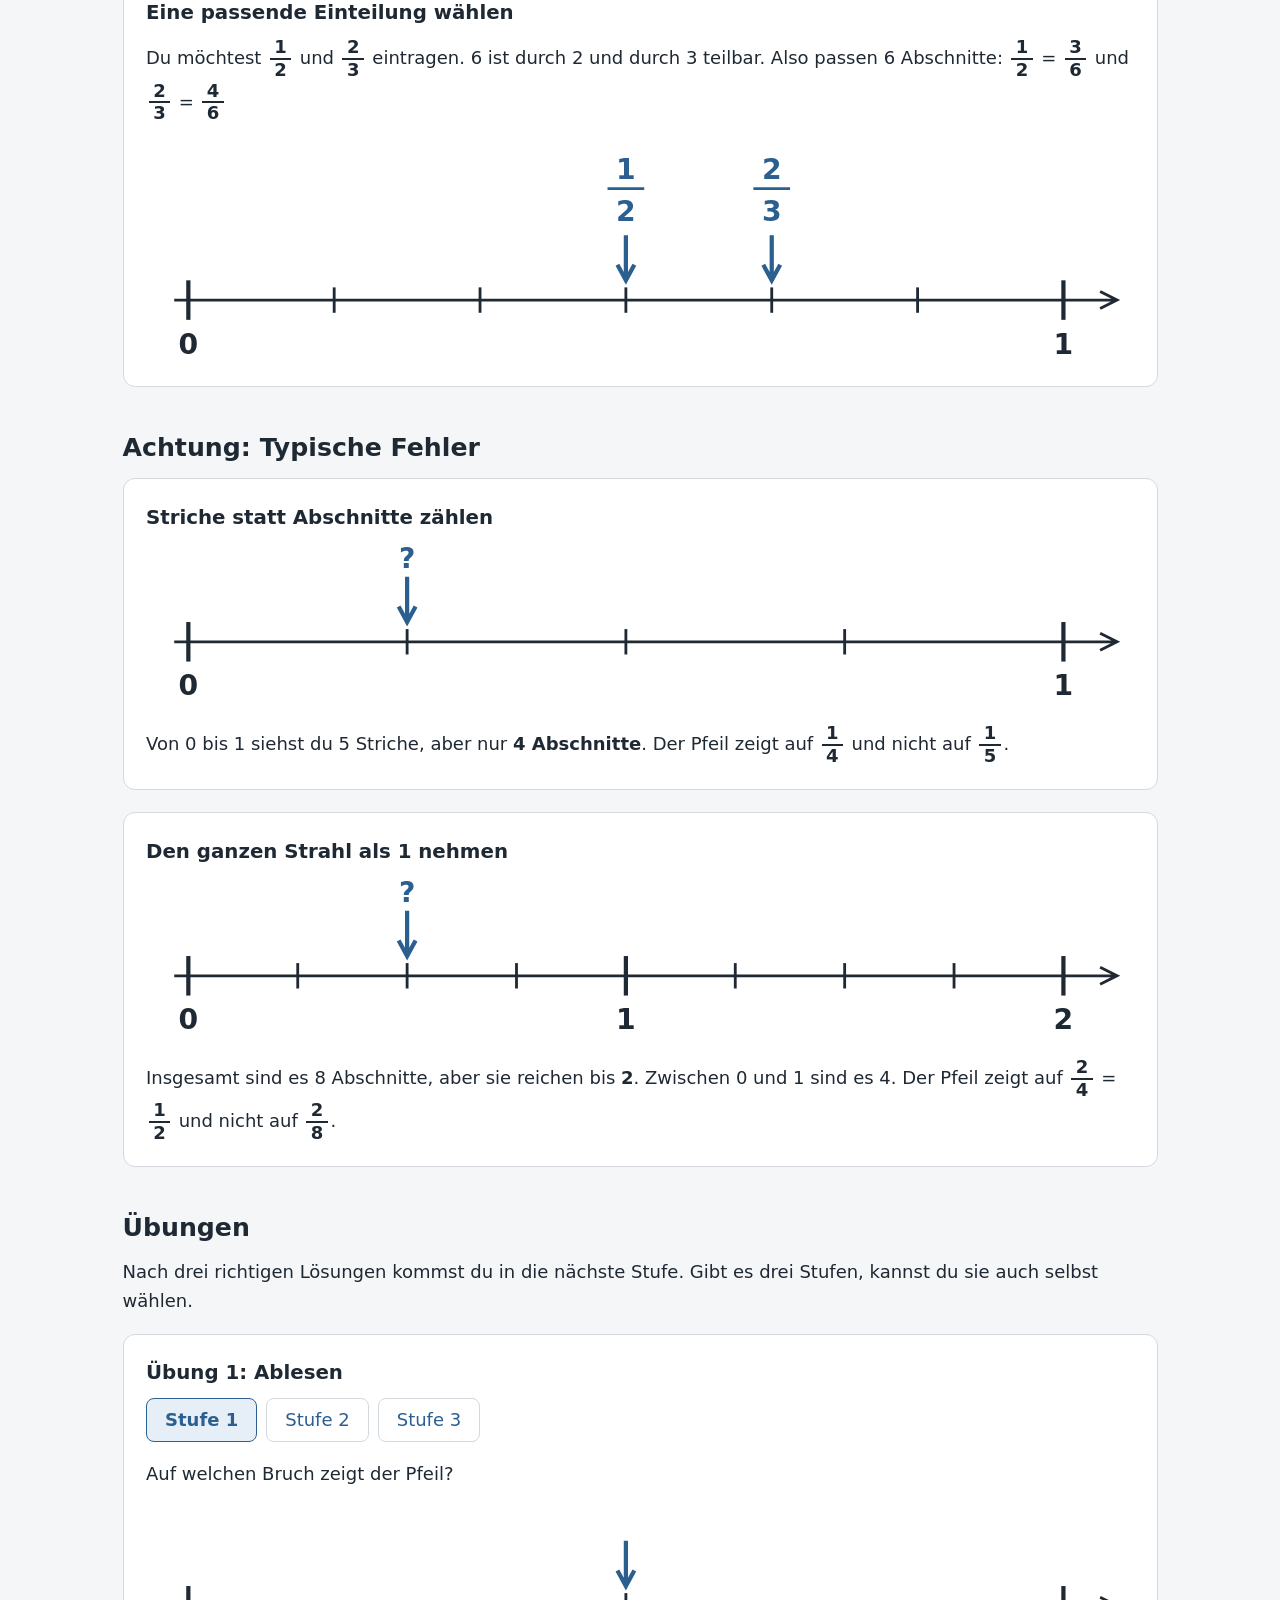
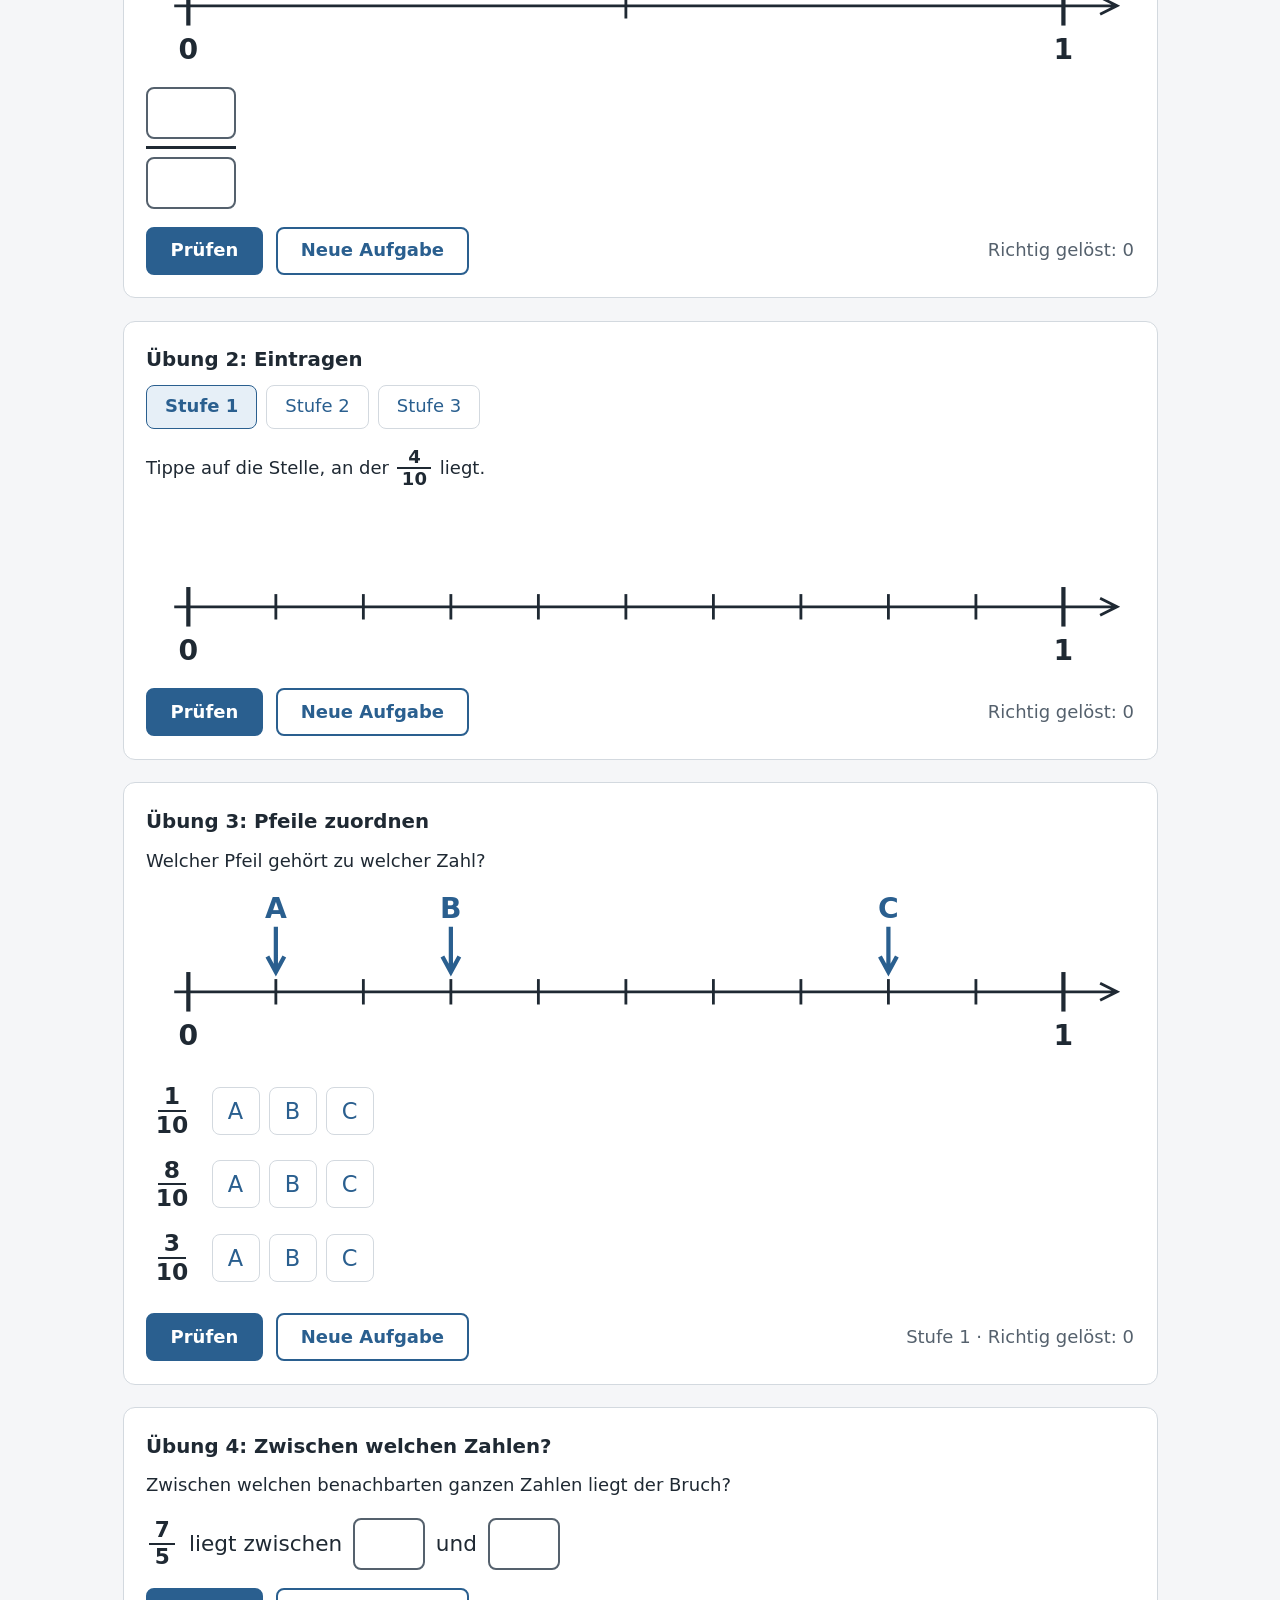
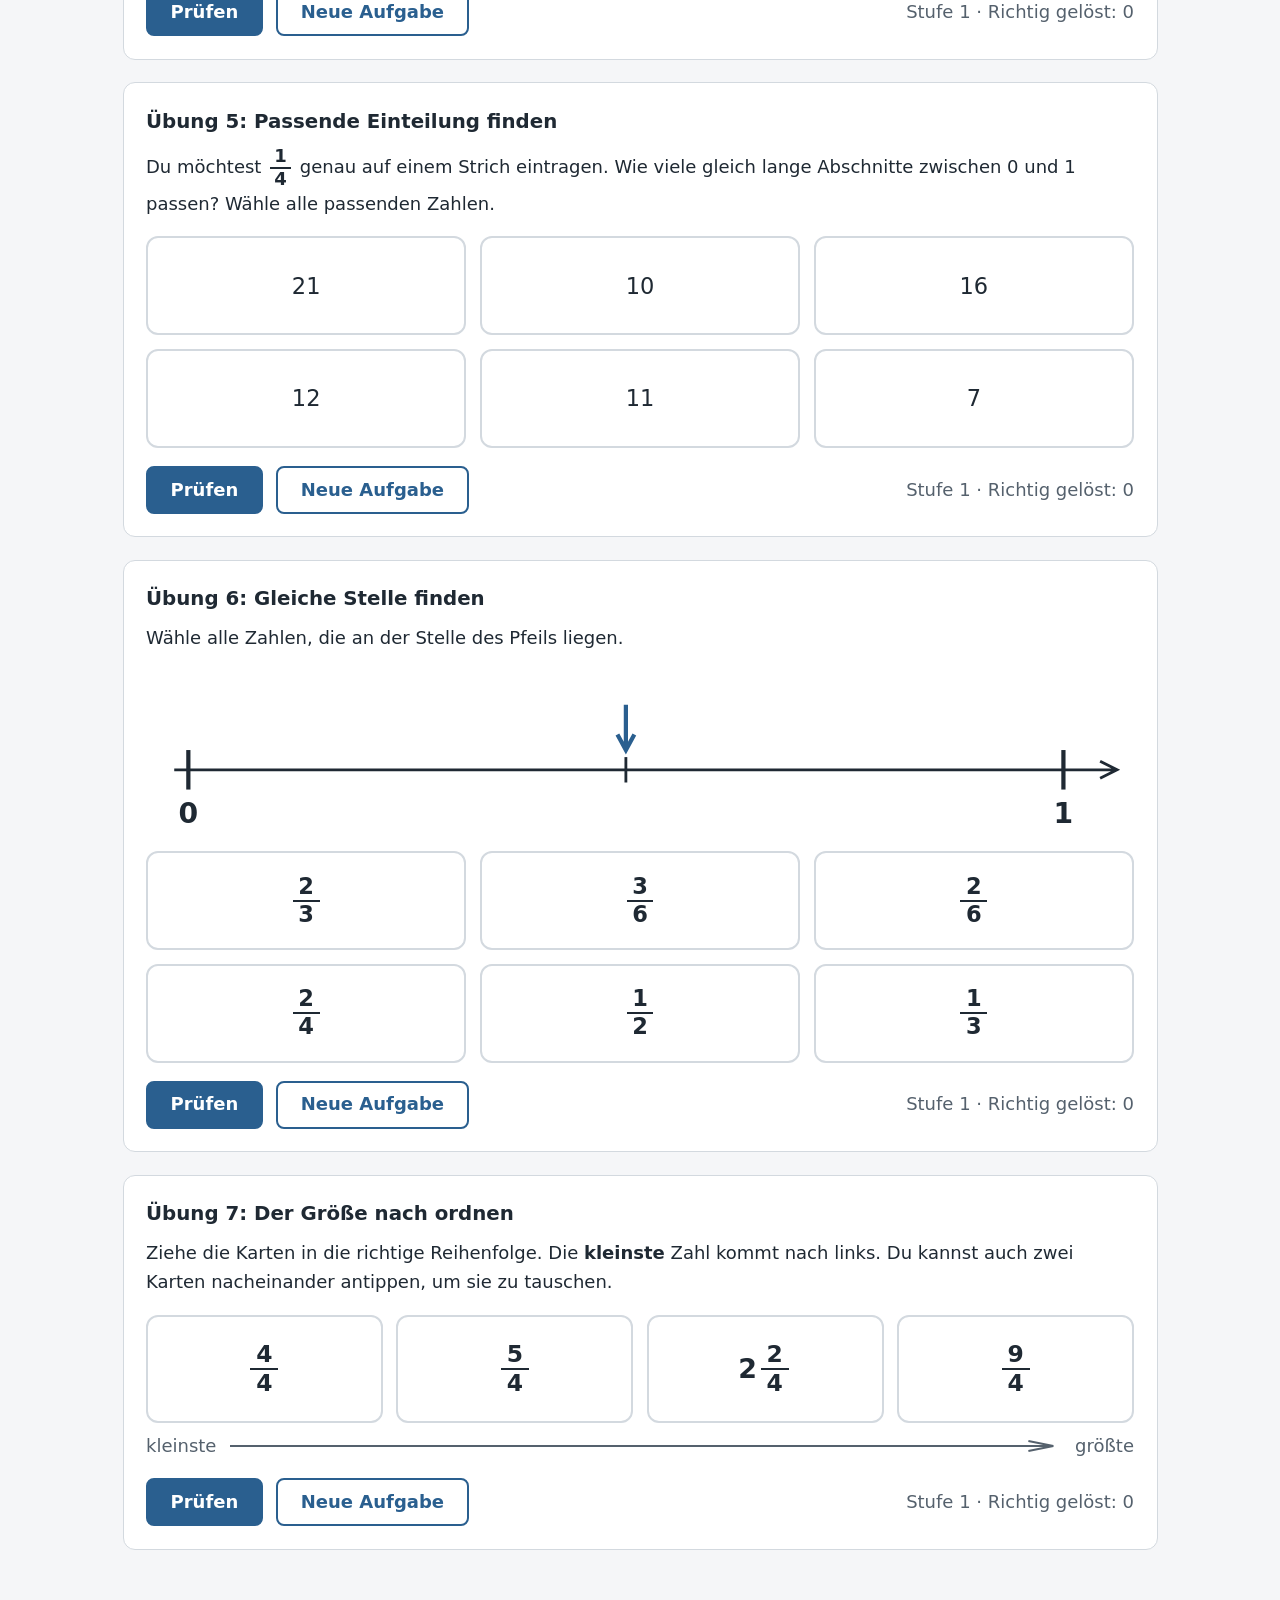
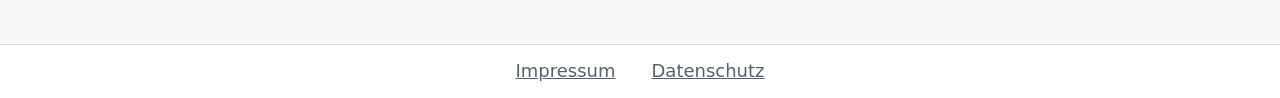
<file: klasse-6/brueche/zahlenstrahl/index.html>
<!DOCTYPE html>
<html lang="de">
<head>
  <meta charset="utf-8">
  <meta name="viewport" content="width=device-width, initial-scale=1">
  <meta name="robots" content="noindex">
  <title>Brüche auf dem Zahlenstrahl – Klasse 6</title>
  <link rel="icon" href="data:,">
  <link rel="stylesheet" href="../../../css/style.css">
  <script src="../../../js/struktur.js" defer></script>
  <script src="../../../js/script.js" defer></script>
  <script src="uebungen.js" defer></script>
</head>
<body data-pfad="klasse-6/brueche/zahlenstrahl">
  <nav id="pfad" aria-label="Pfad"></nav>
  <main>
    <h1>Brüche auf dem Zahlenstrahl</h1>
    <p class="einleitung">Hier lernst du, wie man Brüche auf dem Zahlenstrahl abliest und einträgt.</p>
    <div class="inhalt-links">
      <a class="knopf" href="#erklaerung">Erklärung</a>
      <a class="knopf" href="#beispiele">Beispiele</a>
      <a class="knopf" href="#uebungen">Übungen</a>
    </div>

    <section id="erklaerung">
      <h2>Jeder Bruch hat seinen Platz</h2>
      <div class="karte">
          <p>Brüche sind Zahlen. Deshalb hat jeder Bruch eine feste Stelle auf dem Zahlenstrahl. So findest du <span class="bruch" role="img" aria-label="3 durch 4"><span>3</span><span>4</span></span>:</p>
          <div class="strahl"><svg viewBox="0 -42 700 157" role="img" aria-label="Zahlenstrahl von 0 bis 1 in vier Abschnitten, Pfeil auf drei Viertel"><path class="achse" d="M20 70 H686 M676 64 L688 70 L676 76"/><path class="strich-ganz" d="M30 56 V84"/><text x="30" y="108">0</text><path class="strich-teil" d="M185 61 V79"/><path class="strich-teil" d="M340 61 V79"/><path class="strich-teil" d="M495 61 V79"/><path class="strich-ganz" d="M650 56 V84"/><text x="650" y="108">1</text><g class="pfeil"><path d="M495 24 V54 M489 45 L495 56 L501 45"/><text x="495" y="-16">3</text><path class="bruchstrich" d="M482 -9 H508"/><text x="495" y="14">4</text></g></svg></div>
          <ol>
            <li>Der <strong>Nenner</strong> 4 sagt: Teile die Strecke von 0 bis 1 in <strong>4 gleich lange Abschnitte</strong>.</li>
            <li>Der <strong>Zähler</strong> 3 sagt: Gehe von 0 aus <strong>3 Abschnitte</strong> nach rechts.</li>
          </ol>
      </div>
      <h2>Über die 1 hinaus</h2>
      <div class="karte">
          <p>Hinter der 1 geht es genauso weiter. <span class="bruch" role="img" aria-label="7 durch 4"><span>7</span><span>4</span></span> sind 7 Abschnitte von 0 aus. Das ist dieselbe Stelle wie <span class="gemischt">1<span class="bruch" role="img" aria-label="3 durch 4"><span>3</span><span>4</span></span></span>: von der 1 aus noch 3 Viertel weiter.</p>
          <div class="strahl"><svg viewBox="0 -42 700 157" role="img" aria-label="Zahlenstrahl von 0 bis 2 in Vierteln, Pfeil auf sieben Viertel"><path class="achse" d="M20 70 H686 M676 64 L688 70 L676 76"/><path class="strich-ganz" d="M30 56 V84"/><text x="30" y="108">0</text><path class="strich-teil" d="M107.5 61 V79"/><path class="strich-teil" d="M185 61 V79"/><path class="strich-teil" d="M262.5 61 V79"/><path class="strich-ganz" d="M340 56 V84"/><text x="340" y="108">1</text><path class="strich-teil" d="M417.5 61 V79"/><path class="strich-teil" d="M495 61 V79"/><path class="strich-teil" d="M572.5 61 V79"/><path class="strich-ganz" d="M650 56 V84"/><text x="650" y="108">2</text><g class="pfeil"><path d="M572.5 24 V54 M566.5 45 L572.5 56 L578.5 45"/><text x="572.5" y="-16">7</text><path class="bruchstrich" d="M559.5 -9 H585.5"/><text x="572.5" y="14">4</text></g></svg></div>
      </div>
      <h2>Verschiedene Brüche, gleiche Stelle</h2>
      <div class="karte">
          <p>Gleich große Brüche liegen an <strong>derselben Stelle</strong>. Nur die Einteilung ist verschieden: <span class="bruch" role="img" aria-label="1 durch 2"><span>1</span><span>2</span></span> = <span class="bruch" role="img" aria-label="2 durch 4"><span>2</span><span>4</span></span> = <span class="bruch" role="img" aria-label="4 durch 8"><span>4</span><span>8</span></span></p>
          <div class="strahl"><svg viewBox="0 -42 700 157" role="img" aria-label="Zahlenstrahl von 0 bis 1 in 2 Abschnitten, Pfeil auf 1 durch 2"><path class="achse" d="M20 70 H686 M676 64 L688 70 L676 76"/><path class="strich-ganz" d="M30 56 V84"/><text x="30" y="108">0</text><path class="strich-teil" d="M340 61 V79"/><path class="strich-ganz" d="M650 56 V84"/><text x="650" y="108">1</text><g class="pfeil"><path d="M340 24 V54 M334 45 L340 56 L346 45"/><text x="340" y="-16">1</text><path class="bruchstrich" d="M327 -9 H353"/><text x="340" y="14">2</text></g></svg></div>
          <div class="strahl"><svg viewBox="0 -42 700 157" role="img" aria-label="Zahlenstrahl von 0 bis 1 in 4 Abschnitten, Pfeil auf 2 durch 4"><path class="achse" d="M20 70 H686 M676 64 L688 70 L676 76"/><path class="strich-ganz" d="M30 56 V84"/><text x="30" y="108">0</text><path class="strich-teil" d="M185 61 V79"/><path class="strich-teil" d="M340 61 V79"/><path class="strich-teil" d="M495 61 V79"/><path class="strich-ganz" d="M650 56 V84"/><text x="650" y="108">1</text><g class="pfeil"><path d="M340 24 V54 M334 45 L340 56 L346 45"/><text x="340" y="-16">2</text><path class="bruchstrich" d="M327 -9 H353"/><text x="340" y="14">4</text></g></svg></div>
          <div class="strahl"><svg viewBox="0 -42 700 157" role="img" aria-label="Zahlenstrahl von 0 bis 1 in 8 Abschnitten, Pfeil auf 4 durch 8"><path class="achse" d="M20 70 H686 M676 64 L688 70 L676 76"/><path class="strich-ganz" d="M30 56 V84"/><text x="30" y="108">0</text><path class="strich-teil" d="M107.5 61 V79"/><path class="strich-teil" d="M185 61 V79"/><path class="strich-teil" d="M262.5 61 V79"/><path class="strich-teil" d="M340 61 V79"/><path class="strich-teil" d="M417.5 61 V79"/><path class="strich-teil" d="M495 61 V79"/><path class="strich-teil" d="M572.5 61 V79"/><path class="strich-ganz" d="M650 56 V84"/><text x="650" y="108">1</text><g class="pfeil"><path d="M340 24 V54 M334 45 L340 56 L346 45"/><text x="340" y="-16">4</text><path class="bruchstrich" d="M327 -9 H353"/><text x="340" y="14">8</text></g></svg></div>
      </div>
      <div class="karte merke abstand">
        <h3>Merke</h3>
        <ul>
          <li><strong>Nenner:</strong> Anzahl der Abschnitte zwischen 0 und 1</li>
          <li><strong>Zähler:</strong> Anzahl der Abschnitte von 0 aus</li>
          <li>Gleich große Brüche liegen an derselben Stelle.</li>
          <li>Je weiter <strong>rechts</strong>, desto <strong>größer</strong> ist die Zahl.</li>
        </ul>
      </div>
    </section>

    <section id="beispiele">
      <h2>Beispiele</h2>
        <div class="karte">
          <h3>Ablesen</h3>
          <p>Welche Zahl gehört zum Pfeil?</p>
          <div class="strahl"><svg viewBox="0 0 700 115" role="img" aria-label="Zahlenstrahl von 0 bis 2 in Fünfteln, Pfeil auf acht Fünftel"><path class="achse" d="M20 70 H686 M676 64 L688 70 L676 76"/><path class="strich-ganz" d="M30 56 V84"/><text x="30" y="108">0</text><path class="strich-teil" d="M92 61 V79"/><path class="strich-teil" d="M154 61 V79"/><path class="strich-teil" d="M216 61 V79"/><path class="strich-teil" d="M278 61 V79"/><path class="strich-ganz" d="M340 56 V84"/><text x="340" y="108">1</text><path class="strich-teil" d="M402 61 V79"/><path class="strich-teil" d="M464 61 V79"/><path class="strich-teil" d="M526 61 V79"/><path class="strich-teil" d="M588 61 V79"/><path class="strich-ganz" d="M650 56 V84"/><text x="650" y="108">2</text><g class="pfeil"><path d="M526 24 V54 M520 45 L526 56 L532 45"/><text x="526" y="18">?</text></g></svg></div>
          <p>Zwischen 0 und 1 sind 5 Abschnitte, also Fünftel. Von 0 bis zum Pfeil sind es 8 Abschnitte: <span class="bruch" role="img" aria-label="8 durch 5"><span>8</span><span>5</span></span> = <span class="gemischt">1<span class="bruch" role="img" aria-label="3 durch 5"><span>3</span><span>5</span></span></span></p>
        </div>
        <div class="karte">
          <h3>Die Einteilung ist feiner</h3>
          <p>Wo liegt <span class="bruch" role="img" aria-label="2 durch 3"><span>2</span><span>3</span></span>? Zwischen 0 und 1 sind 6 Abschnitte. Erweitere auf Sechstel: <span class="bruch" role="img" aria-label="2 durch 3"><span>2</span><span>3</span></span> = <span class="bruch" role="img" aria-label="4 durch 6"><span>4</span><span>6</span></span>. Gehe also 4 Abschnitte:</p>
          <div class="strahl"><svg viewBox="0 -42 700 157" role="img" aria-label="Zahlenstrahl von 0 bis 1 in Sechsteln, Pfeil auf vier Sechstel"><path class="achse" d="M20 70 H686 M676 64 L688 70 L676 76"/><path class="strich-ganz" d="M30 56 V84"/><text x="30" y="108">0</text><path class="strich-teil" d="M133.333 61 V79"/><path class="strich-teil" d="M236.667 61 V79"/><path class="strich-teil" d="M340 61 V79"/><path class="strich-teil" d="M443.333 61 V79"/><path class="strich-teil" d="M546.667 61 V79"/><path class="strich-ganz" d="M650 56 V84"/><text x="650" y="108">1</text><g class="pfeil"><path d="M443.333 24 V54 M437.333 45 L443.333 56 L449.333 45"/><text x="443.333" y="-16">2</text><path class="bruchstrich" d="M430.333 -9 H456.333"/><text x="443.333" y="14">3</text></g></svg></div>
        </div>
        <div class="karte">
          <h3>Eine passende Einteilung wählen</h3>
          <p>Du möchtest <span class="bruch" role="img" aria-label="1 durch 2"><span>1</span><span>2</span></span> und <span class="bruch" role="img" aria-label="2 durch 3"><span>2</span><span>3</span></span> eintragen. 6 ist durch 2 und durch 3 teilbar. Also passen 6 Abschnitte: <span class="bruch" role="img" aria-label="1 durch 2"><span>1</span><span>2</span></span> = <span class="bruch" role="img" aria-label="3 durch 6"><span>3</span><span>6</span></span> und <span class="bruch" role="img" aria-label="2 durch 3"><span>2</span><span>3</span></span> = <span class="bruch" role="img" aria-label="4 durch 6"><span>4</span><span>6</span></span></p>
          <div class="strahl"><svg viewBox="0 -42 700 157" role="img" aria-label="Zahlenstrahl von 0 bis 1 in Sechsteln, Pfeile auf ein Halb und zwei Drittel"><path class="achse" d="M20 70 H686 M676 64 L688 70 L676 76"/><path class="strich-ganz" d="M30 56 V84"/><text x="30" y="108">0</text><path class="strich-teil" d="M133.333 61 V79"/><path class="strich-teil" d="M236.667 61 V79"/><path class="strich-teil" d="M340 61 V79"/><path class="strich-teil" d="M443.333 61 V79"/><path class="strich-teil" d="M546.667 61 V79"/><path class="strich-ganz" d="M650 56 V84"/><text x="650" y="108">1</text><g class="pfeil"><path d="M340 24 V54 M334 45 L340 56 L346 45"/><text x="340" y="-16">1</text><path class="bruchstrich" d="M327 -9 H353"/><text x="340" y="14">2</text></g><g class="pfeil"><path d="M443.333 24 V54 M437.333 45 L443.333 56 L449.333 45"/><text x="443.333" y="-16">2</text><path class="bruchstrich" d="M430.333 -9 H456.333"/><text x="443.333" y="14">3</text></g></svg></div>
        </div>
      <h2>Achtung: Typische Fehler</h2>
        <div class="karte">
          <h3>Striche statt Abschnitte zählen</h3>
          <div class="strahl"><svg viewBox="0 0 700 115" role="img" aria-label="Zahlenstrahl von 0 bis 1 in vier Abschnitten, Pfeil auf ein Viertel"><path class="achse" d="M20 70 H686 M676 64 L688 70 L676 76"/><path class="strich-ganz" d="M30 56 V84"/><text x="30" y="108">0</text><path class="strich-teil" d="M185 61 V79"/><path class="strich-teil" d="M340 61 V79"/><path class="strich-teil" d="M495 61 V79"/><path class="strich-ganz" d="M650 56 V84"/><text x="650" y="108">1</text><g class="pfeil"><path d="M185 24 V54 M179 45 L185 56 L191 45"/><text x="185" y="18">?</text></g></svg></div>
          <p>Von 0 bis 1 siehst du 5 Striche, aber nur <strong>4 Abschnitte</strong>. Der Pfeil zeigt auf <span class="bruch" role="img" aria-label="1 durch 4"><span>1</span><span>4</span></span> und nicht auf <span class="bruch" role="img" aria-label="1 durch 5"><span>1</span><span>5</span></span>.</p>
        </div>
        <div class="karte">
          <h3>Den ganzen Strahl als 1 nehmen</h3>
          <div class="strahl"><svg viewBox="0 0 700 115" role="img" aria-label="Zahlenstrahl von 0 bis 2 in Vierteln, Pfeil auf zwei Viertel"><path class="achse" d="M20 70 H686 M676 64 L688 70 L676 76"/><path class="strich-ganz" d="M30 56 V84"/><text x="30" y="108">0</text><path class="strich-teil" d="M107.5 61 V79"/><path class="strich-teil" d="M185 61 V79"/><path class="strich-teil" d="M262.5 61 V79"/><path class="strich-ganz" d="M340 56 V84"/><text x="340" y="108">1</text><path class="strich-teil" d="M417.5 61 V79"/><path class="strich-teil" d="M495 61 V79"/><path class="strich-teil" d="M572.5 61 V79"/><path class="strich-ganz" d="M650 56 V84"/><text x="650" y="108">2</text><g class="pfeil"><path d="M185 24 V54 M179 45 L185 56 L191 45"/><text x="185" y="18">?</text></g></svg></div>
          <p>Insgesamt sind es 8 Abschnitte, aber sie reichen bis <strong>2</strong>. Zwischen 0 und 1 sind es 4. Der Pfeil zeigt auf <span class="bruch" role="img" aria-label="2 durch 4"><span>2</span><span>4</span></span> = <span class="bruch" role="img" aria-label="1 durch 2"><span>1</span><span>2</span></span> und nicht auf <span class="bruch" role="img" aria-label="2 durch 8"><span>2</span><span>8</span></span>.</p>
        </div>
    </section>

    <section id="uebungen">
      <h2>Übungen</h2>
      <p>Nach drei richtigen Lösungen kommst du in die nächste Stufe. Gibt es drei Stufen, kannst du sie auch selbst wählen.</p>
      <div class="karte">
        <h3>Übung 1: Ablesen</h3>
        <div id="ablesen"></div>
      </div>
      <div class="karte">
        <h3>Übung 2: Eintragen</h3>
        <div id="eintragen"></div>
      </div>
      <div class="karte">
        <h3>Übung 3: Pfeile zuordnen</h3>
        <div id="zuordnen"></div>
      </div>
      <div class="karte">
        <h3>Übung 4: Zwischen welchen Zahlen?</h3>
        <div id="zwischen"></div>
      </div>
      <div class="karte">
        <h3>Übung 5: Passende Einteilung finden</h3>
        <div id="einteilung"></div>
      </div>
      <div class="karte">
        <h3>Übung 6: Gleiche Stelle finden</h3>
        <div id="gleich"></div>
      </div>
      <div class="karte">
        <h3>Übung 7: Der Größe nach ordnen</h3>
        <div id="ordnen"></div>
      </div>
    </section>
    <noscript>
      <p>Bitte aktiviere JavaScript, damit Navigation und Übungen funktionieren.</p>
      <p><a href="../../../impressum/index.html">Impressum</a> · <a href="../../../datenschutz/index.html">Datenschutz</a></p>
    </noscript>
  </main>
</body>
</html>
</file>
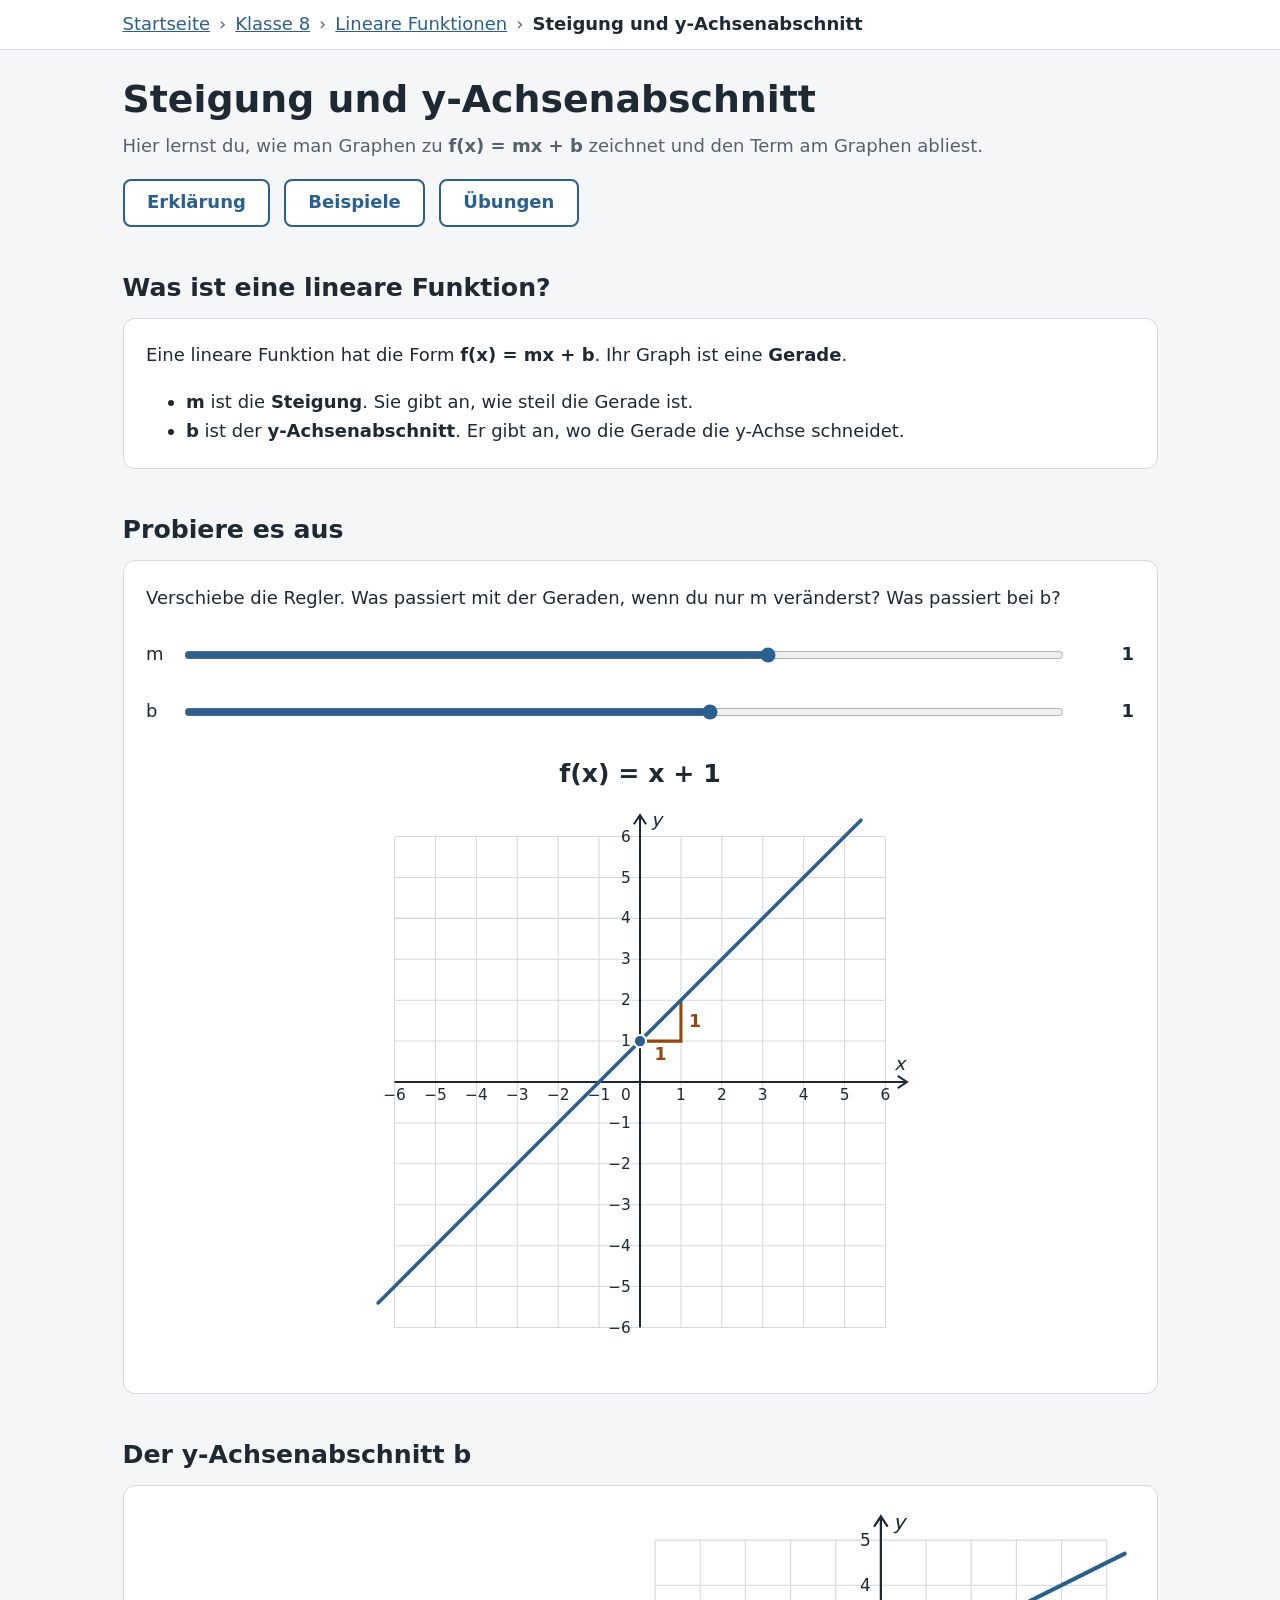
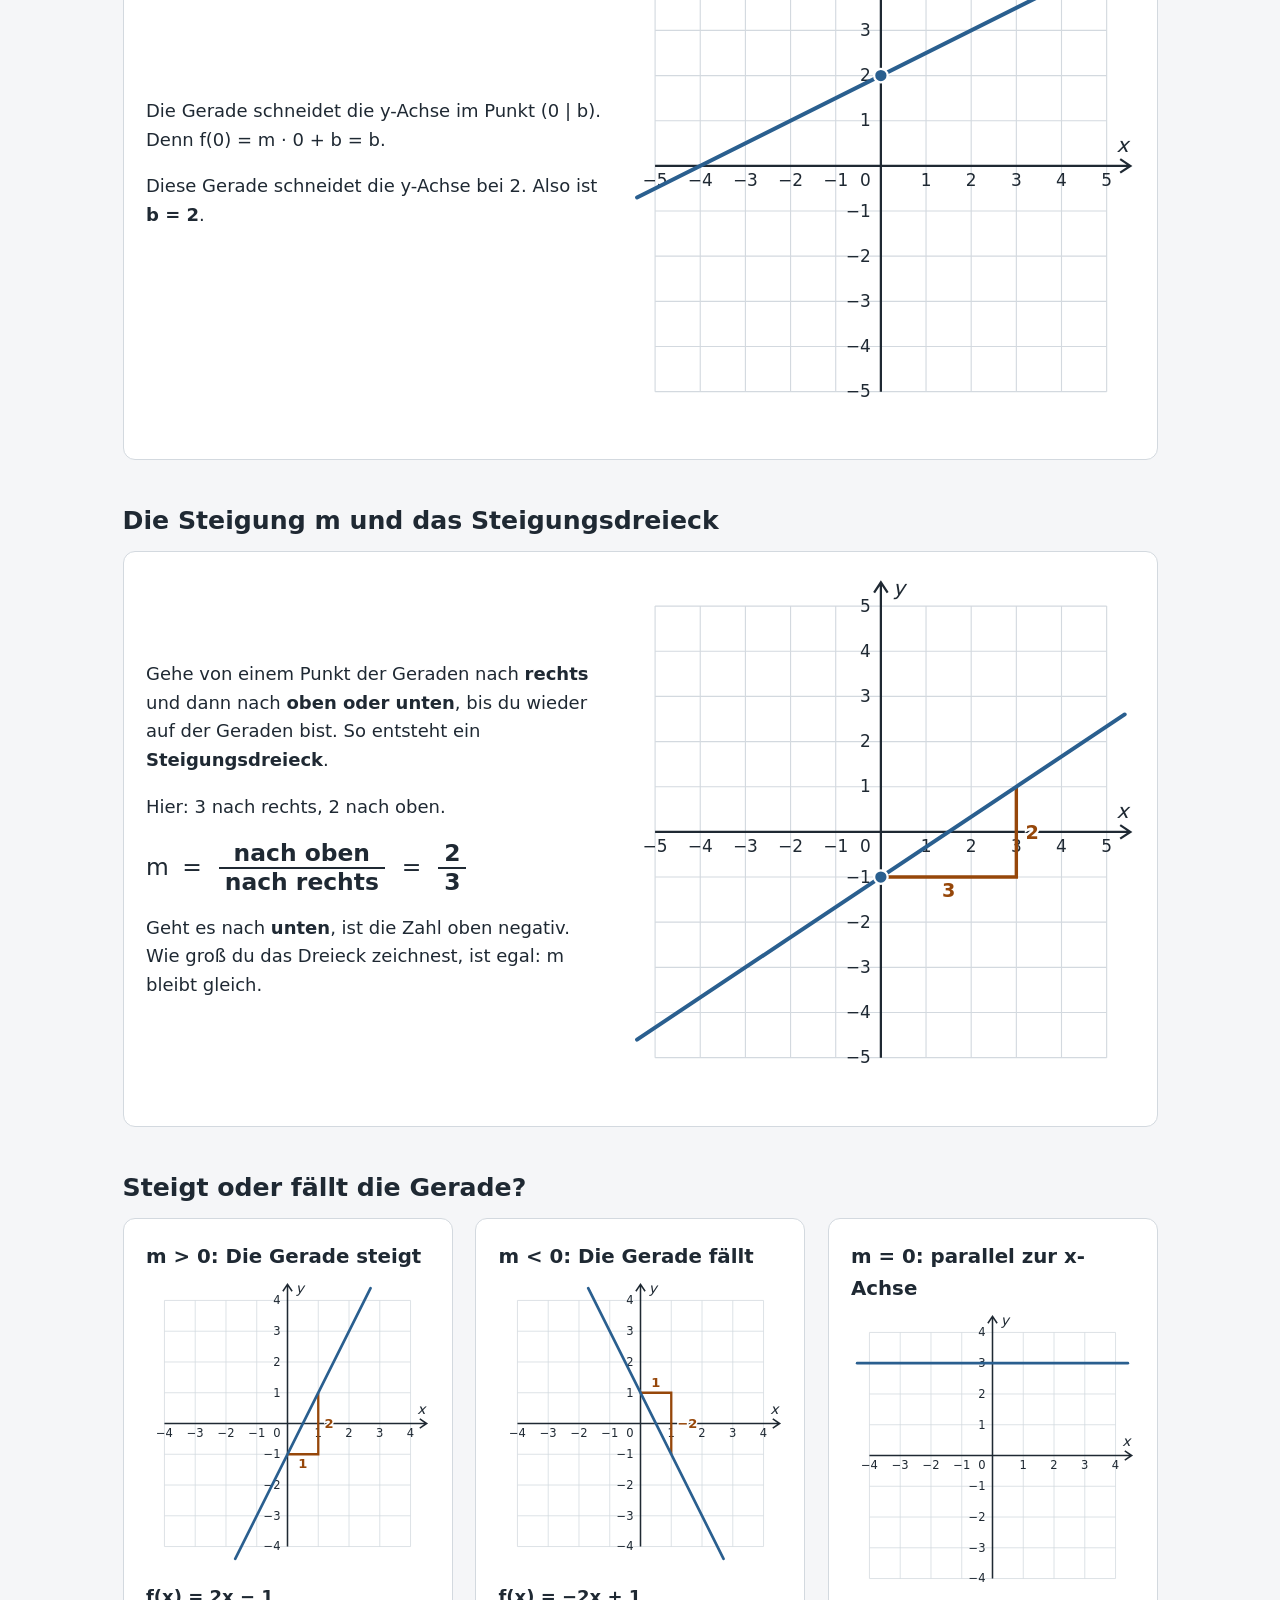
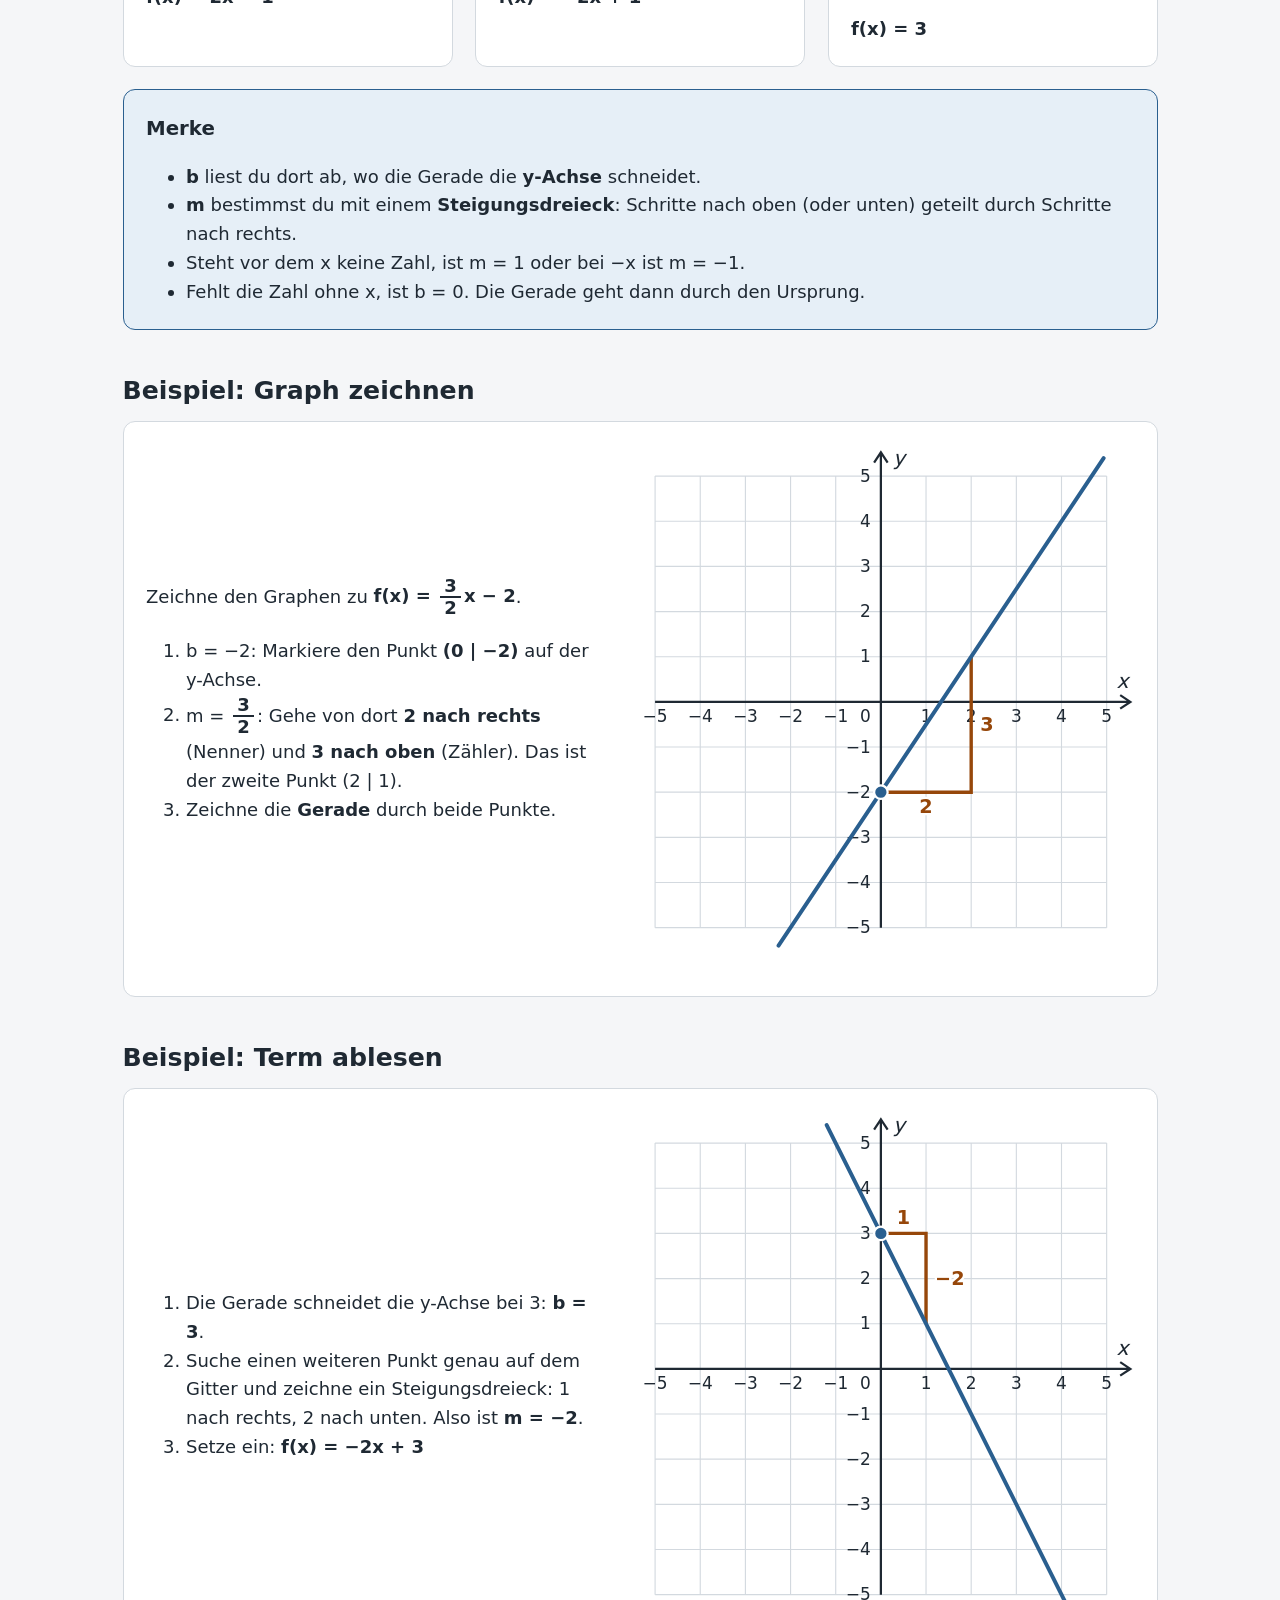
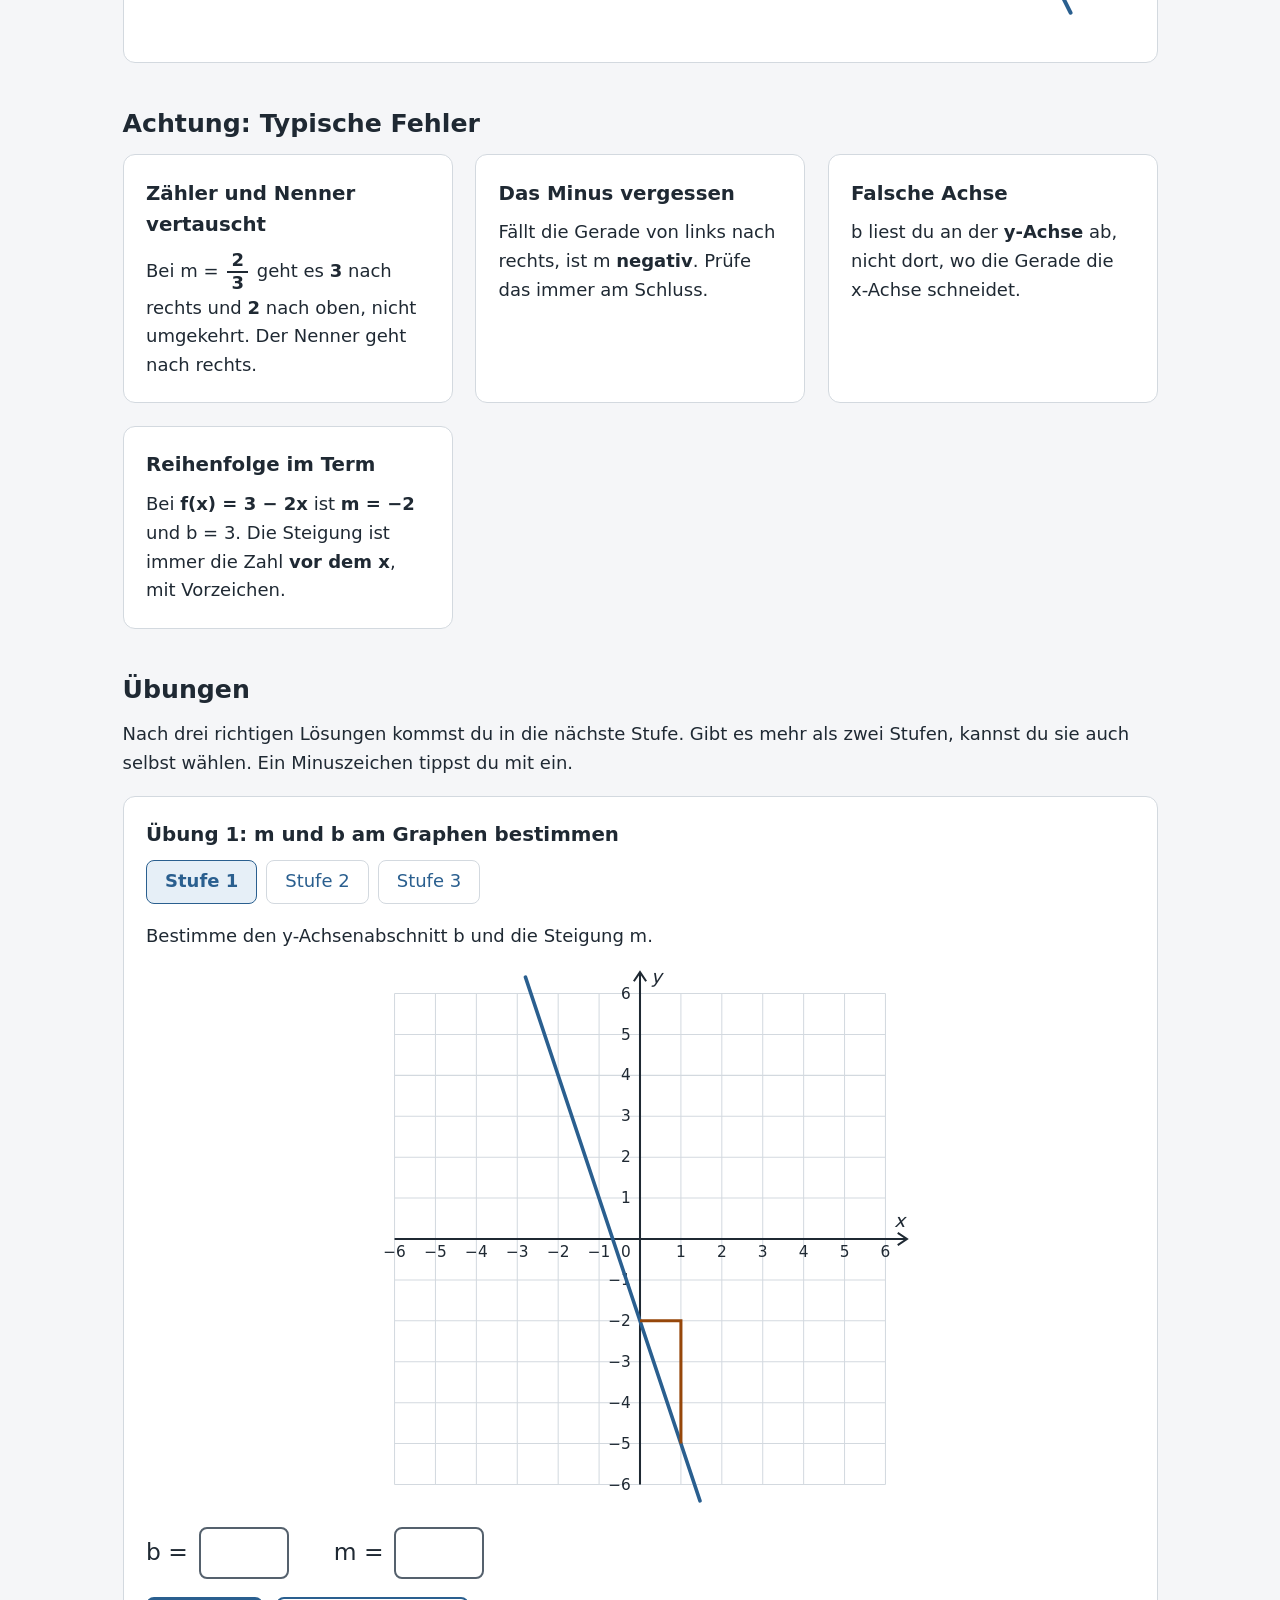
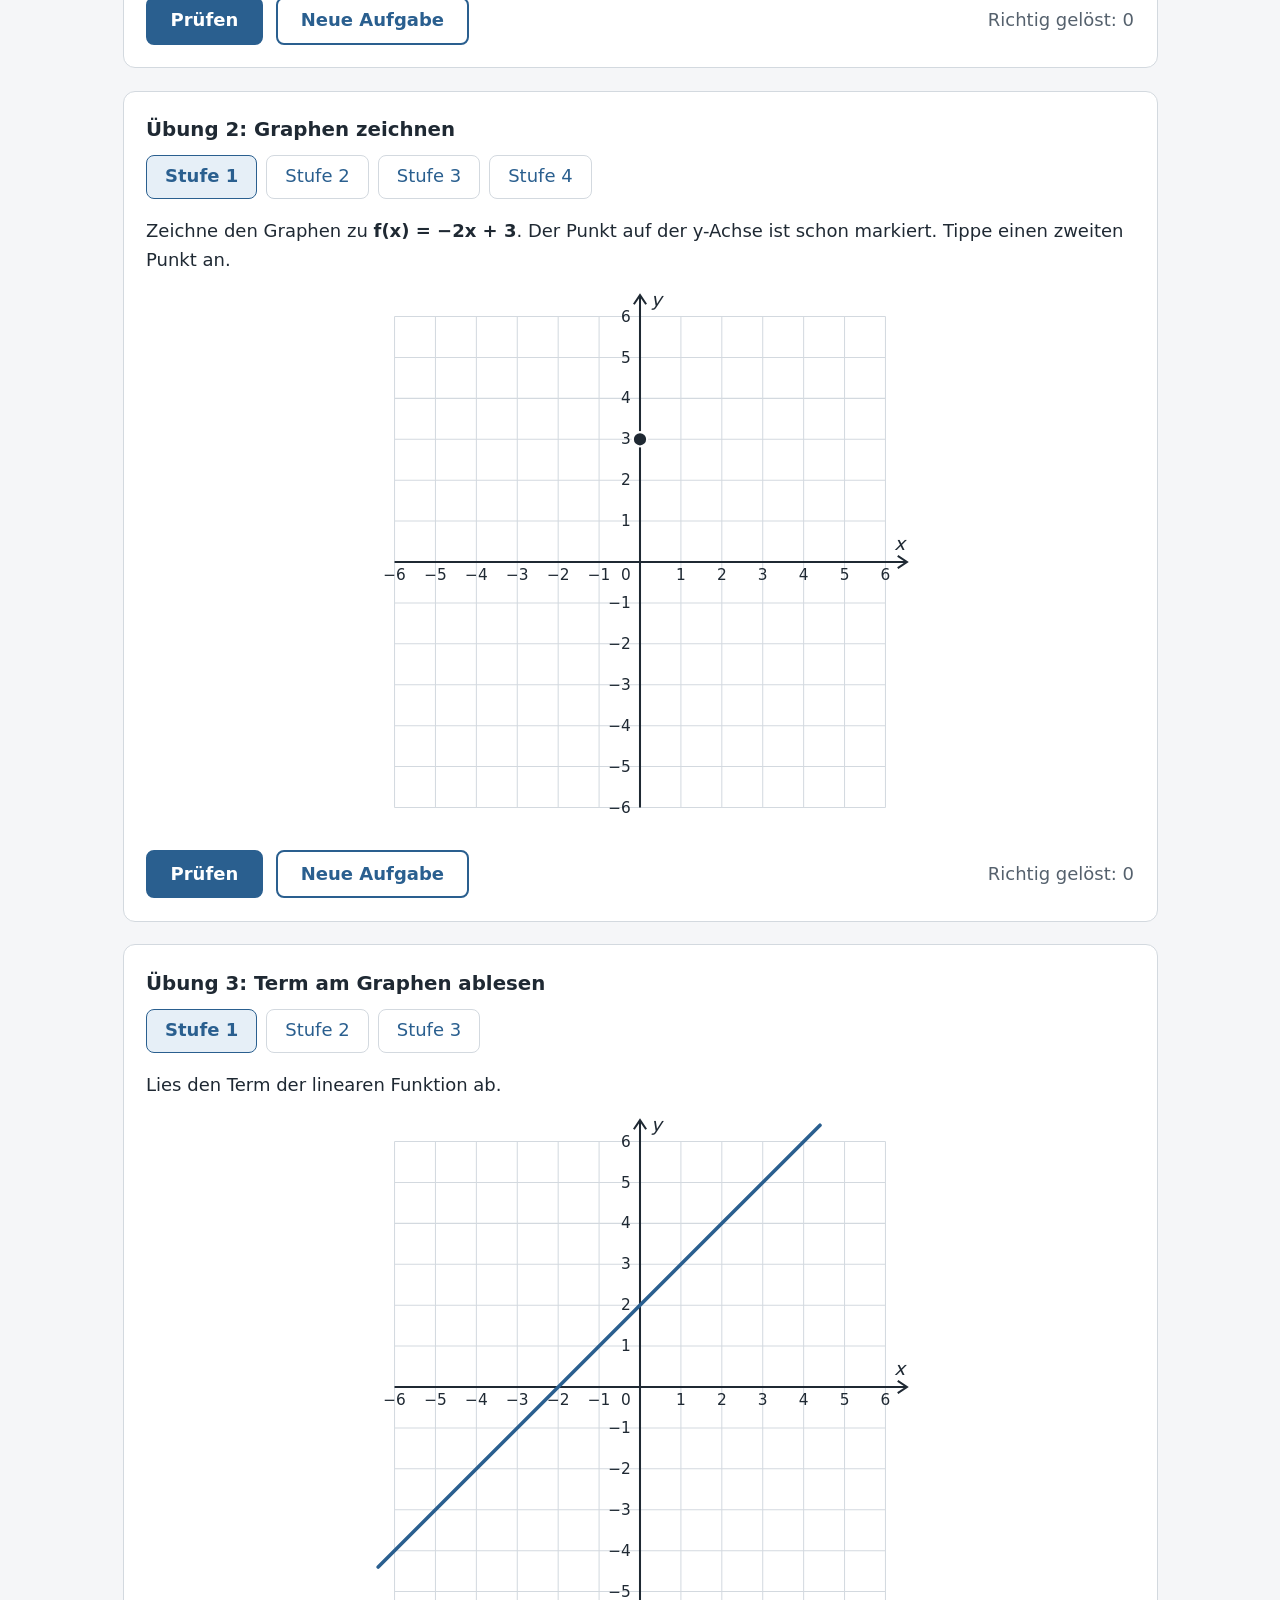
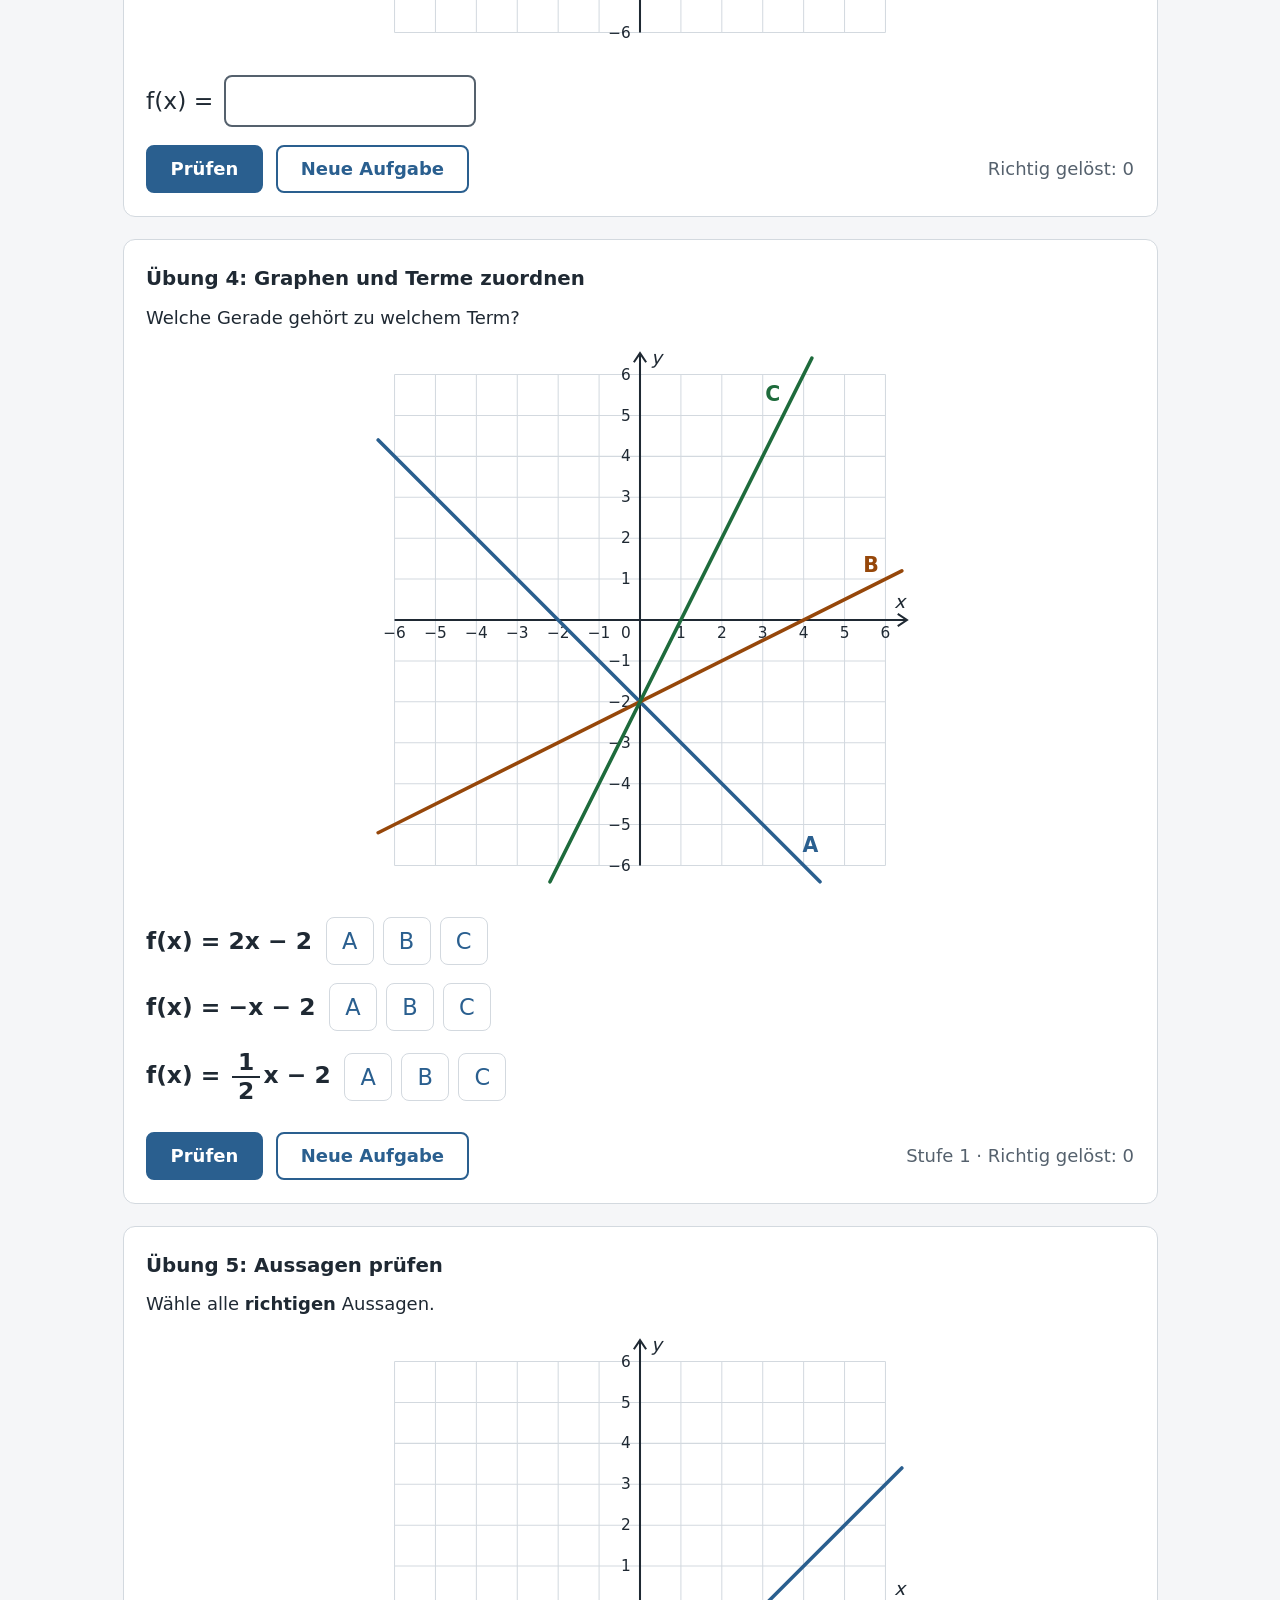
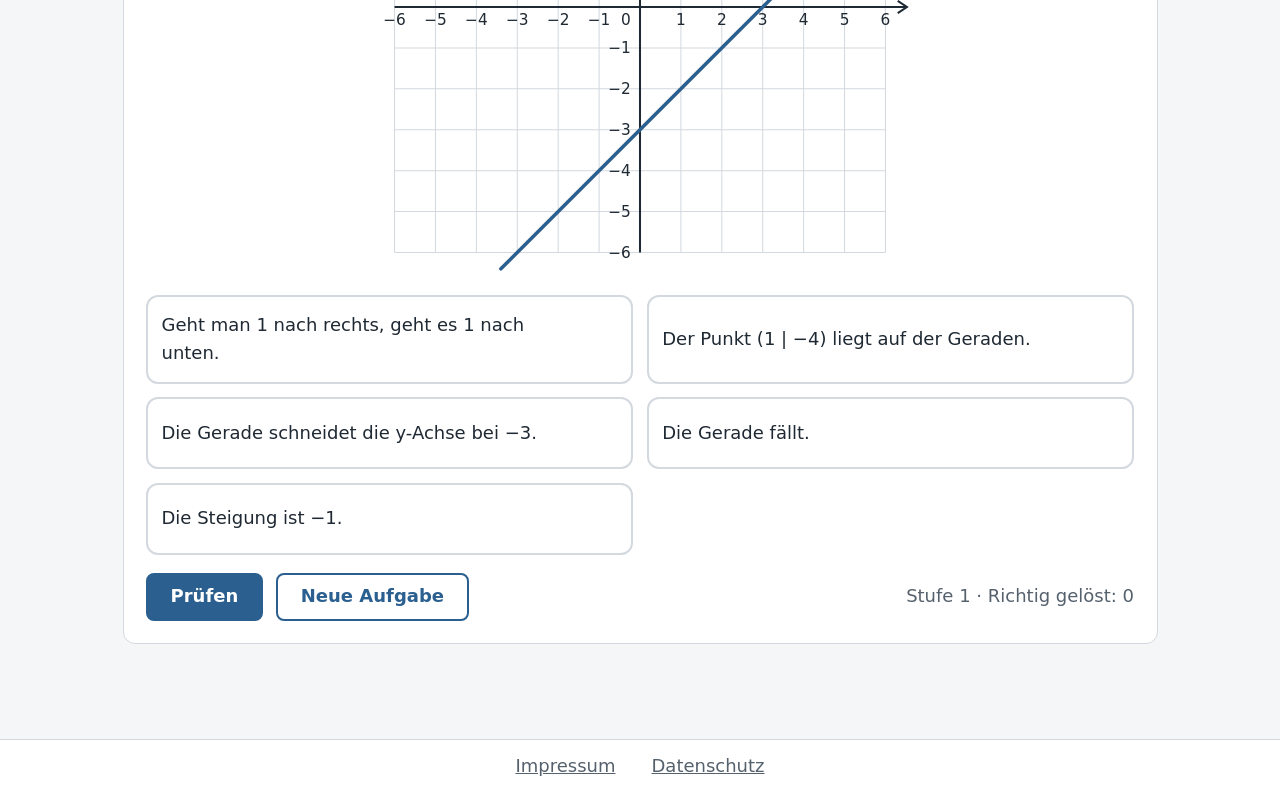
<file: klasse-8/lineare-funktionen/steigung-und-achsenabschnitt/index.html>
<!DOCTYPE html>
<html lang="de">
<head>
  <meta charset="utf-8">
  <meta name="viewport" content="width=device-width, initial-scale=1">
  <meta name="robots" content="noindex">
  <title>Steigung und y-Achsenabschnitt – Klasse 8</title>
  <link rel="icon" href="data:,">
  <link rel="stylesheet" href="../../../css/style.css">
  <script src="../../../js/struktur.js" defer></script>
  <script src="../../../js/script.js" defer></script>
  <script src="../../../js/koordinaten.js" defer></script>
  <script src="uebungen.js" defer></script>
</head>
<body data-pfad="klasse-8/lineare-funktionen/steigung-und-achsenabschnitt">
  <nav id="pfad" aria-label="Pfad"></nav>
  <main>
    <h1>Steigung und y-Achsenabschnitt</h1>
    <p class="einleitung">Hier lernst du, wie man Graphen zu <span class="term">f(x) = mx + b</span> zeichnet und den Term am Graphen abliest.</p>
    <div class="inhalt-links">
      <a class="knopf" href="#erklaerung">Erklärung</a>
      <a class="knopf" href="#beispiele">Beispiele</a>
      <a class="knopf" href="#uebungen">Übungen</a>
    </div>

    <section id="erklaerung">
      <h2>Was ist eine lineare Funktion?</h2>
      <div class="karte">
        <p>Eine lineare Funktion hat die Form <span class="term">f(x) = mx + b</span>. Ihr Graph ist eine <strong>Gerade</strong>.</p>
        <ul>
          <li><strong>m</strong> ist die <strong>Steigung</strong>. Sie gibt an, wie steil die Gerade ist.</li>
          <li><strong>b</strong> ist der <strong>y-Achsenabschnitt</strong>. Er gibt an, wo die Gerade die y-Achse schneidet.</li>
        </ul>
      </div>
      <h2>Probiere es aus</h2>
      <div class="karte">
        <p>Verschiebe die Regler. Was passiert mit der Geraden, wenn du nur m veränderst? Was passiert bei b?</p>
        <div id="ausprobieren"></div>
      </div>
      <h2>Der y-Achsenabschnitt b</h2>
        <div class="karte mit-graph">
          <div>
          <p>Die Gerade schneidet die y-Achse im Punkt (0 | b). Denn f(0) = m · 0 + b = b.</p>
          <p>Diese Gerade schneidet die y-Achse bei 2. Also ist <strong>b = 2</strong>.</p>
          </div>
          <div class="graph" data-m="1/2" data-b="2" data-punkt="0,2"></div>
        </div>
      <h2>Die Steigung m und das Steigungsdreieck</h2>
        <div class="karte mit-graph">
          <div>
          <p>Gehe von einem Punkt der Geraden nach <strong>rechts</strong> und dann nach <strong>oben oder unten</strong>, bis du wieder auf der Geraden bist. So entsteht ein <strong>Steigungsdreieck</strong>.</p>
          <p>Hier: 3 nach rechts, 2 nach oben.</p>
          <p class="gleichung">m <span>=</span> <span class="bruch"><span>nach oben</span><span>nach rechts</span></span> <span>=</span> <span class="bruch" role="img" aria-label="2 durch 3"><span>2</span><span>3</span></span></p>
          <p>Geht es nach <strong>unten</strong>, ist die Zahl oben negativ. Wie groß du das Dreieck zeichnest, ist egal: m bleibt gleich.</p>
          </div>
          <div class="graph" data-m="2/3" data-b="-1" data-dreieck="0,3" data-punkt="0,-1"></div>
        </div>
      <h2>Steigt oder fällt die Gerade?</h2>
      <div class="beispiele">
        <div class="karte">
          <h3>m > 0: Die Gerade steigt</h3>
          <div class="graph" data-m="2" data-b="-1" data-max="4" data-dreieck="0,1"></div>
          <p><span class="term">f(x) = 2x − 1</span></p>
        </div>
        <div class="karte">
          <h3>m &lt; 0: Die Gerade fällt</h3>
          <div class="graph" data-m="-2" data-b="1" data-max="4" data-dreieck="0,1"></div>
          <p><span class="term">f(x) = −2x + 1</span></p>
        </div>
        <div class="karte">
          <h3>m = 0: parallel zur x-Achse</h3>
          <div class="graph" data-m="0" data-b="3" data-max="4"></div>
          <p><span class="term">f(x) = 3</span></p>
        </div>
      </div>
      <div class="karte merke abstand">
        <h3>Merke</h3>
        <ul>
          <li><strong>b</strong> liest du dort ab, wo die Gerade die <strong>y-Achse</strong> schneidet.</li>
          <li><strong>m</strong> bestimmst du mit einem <strong>Steigungsdreieck</strong>: Schritte nach oben (oder unten) geteilt durch Schritte nach rechts.</li>
          <li>Steht vor dem x keine Zahl, ist m = 1 oder bei −x ist m = −1.</li>
          <li>Fehlt die Zahl ohne x, ist b = 0. Die Gerade geht dann durch den Ursprung.</li>
        </ul>
      </div>
    </section>

    <section id="beispiele">
      <h2>Beispiel: Graph zeichnen</h2>
        <div class="karte mit-graph">
          <div>
          <p>Zeichne den Graphen zu <span class="term">f(x) = <span class="bruch" role="img" aria-label="3 durch 2"><span>3</span><span>2</span></span>x − 2</span>.</p>
          <ol>
            <li>b = −2: Markiere den Punkt <strong>(0 | −2)</strong> auf der y-Achse.</li>
            <li>m = <span class="bruch" role="img" aria-label="3 durch 2"><span>3</span><span>2</span></span>: Gehe von dort <strong>2 nach rechts</strong> (Nenner) und <strong>3 nach oben</strong> (Zähler). Das ist der zweite Punkt (2 | 1).</li>
            <li>Zeichne die <strong>Gerade</strong> durch beide Punkte.</li>
          </ol>
          </div>
          <div class="graph" data-m="3/2" data-b="-2" data-dreieck="0,2" data-punkt="0,-2"></div>
        </div>
      <h2>Beispiel: Term ablesen</h2>
        <div class="karte mit-graph">
          <div>
          <ol>
            <li>Die Gerade schneidet die y-Achse bei 3: <strong>b = 3</strong>.</li>
            <li>Suche einen weiteren Punkt genau auf dem Gitter und zeichne ein Steigungsdreieck: 1 nach rechts, 2 nach unten. Also ist <strong>m = −2</strong>.</li>
            <li>Setze ein: <span class="term">f(x) = −2x + 3</span></li>
          </ol>
          </div>
          <div class="graph" data-m="-2" data-b="3" data-dreieck="0,1" data-punkt="0,3"></div>
        </div>
      <h2>Achtung: Typische Fehler</h2>
      <div class="beispiele">
        <div class="karte">
          <h3>Zähler und Nenner vertauscht</h3>
          <p>Bei m = <span class="bruch" role="img" aria-label="2 durch 3"><span>2</span><span>3</span></span> geht es <strong>3</strong> nach rechts und <strong>2</strong> nach oben, nicht umgekehrt. Der Nenner geht nach rechts.</p>
        </div>
        <div class="karte">
          <h3>Das Minus vergessen</h3>
          <p>Fällt die Gerade von links nach rechts, ist m <strong>negativ</strong>. Prüfe das immer am Schluss.</p>
        </div>
        <div class="karte">
          <h3>Falsche Achse</h3>
          <p>b liest du an der <strong>y-Achse</strong> ab, nicht dort, wo die Gerade die x-Achse schneidet.</p>
        </div>
        <div class="karte">
          <h3>Reihenfolge im Term</h3>
          <p>Bei <span class="term">f(x) = 3 − 2x</span> ist <strong>m = −2</strong> und b = 3. Die Steigung ist immer die Zahl <strong>vor dem x</strong>, mit Vorzeichen.</p>
        </div>
      </div>
    </section>

    <section id="uebungen">
      <h2>Übungen</h2>
      <p>Nach drei richtigen Lösungen kommst du in die nächste Stufe. Gibt es mehr als zwei Stufen, kannst du sie auch selbst wählen. Ein Minuszeichen tippst du mit ein.</p>
      <div class="karte">
        <h3>Übung 1: m und b am Graphen bestimmen</h3>
        <div id="bestimmen"></div>
      </div>
      <div class="karte">
        <h3>Übung 2: Graphen zeichnen</h3>
        <div id="zeichnen"></div>
      </div>
      <div class="karte">
        <h3>Übung 3: Term am Graphen ablesen</h3>
        <div id="ablesen"></div>
      </div>
      <div class="karte">
        <h3>Übung 4: Graphen und Terme zuordnen</h3>
        <div id="zuordnen"></div>
      </div>
      <div class="karte">
        <h3>Übung 5: Aussagen prüfen</h3>
        <div id="aussagen"></div>
      </div>
    </section>
    <noscript>
      <p>Bitte aktiviere JavaScript, damit Navigation und Übungen funktionieren.</p>
      <p><a href="../../../impressum/index.html">Impressum</a> · <a href="../../../datenschutz/index.html">Datenschutz</a></p>
    </noscript>
  </main>
</body>
</html>
</file>
<file: css/style.css>
/* Farben zentral ändern */
:root {
  --grund: #f5f6f8;
  --flaeche: #ffffff;
  --schrift: #1f2933;
  --leise: #55616d;
  --linie: #d3d9df;
  --akzent: #2a5f8f;
  --akzent-hell: #e6eff7;
  --farbe-teil: #7fb0d8;
  --gut: #1e6b3c;
  --gut-hell: #e5f4ea;
  --achtung: #96470a;
  --achtung-hell: #fdf0e3;
}
* { box-sizing: border-box; }
[hidden] { display: none !important; }
html { font-size: 112.5%; -webkit-text-size-adjust: 100%; text-size-adjust: 100%; }
body {
  margin: 0;
  background: var(--grund);
  color: var(--schrift);
  font-family: system-ui, -apple-system, "Segoe UI", Roboto, sans-serif;
  line-height: 1.6;
  display: flex; flex-direction: column; min-height: 100vh;
}
main { width: 100%; flex: 1 0 auto; }
main, footer nav, #pfad ol { max-width: 60rem; margin-inline: auto; padding-inline: 1.25rem; }
main { padding-block: 1.5rem 4rem; }
h1 { font-size: clamp(1.6rem, 4vw, 2.1rem); line-height: 1.2; margin: 0 0 .5rem; }
h2 { font-size: 1.4rem; line-height: 1.3; margin: 2.5rem 0 .75rem; }
h3 { font-size: 1.1rem; margin: 0 0 .5rem; }
p { margin: 0 0 1rem; }
.einleitung { color: var(--leise); }
a:focus-visible, button:focus-visible, input:focus-visible, .feld:focus-visible {
  outline: 3px solid var(--akzent); outline-offset: 2px;
}

/* Pfadanzeige */
#pfad {
  position: sticky; top: 0; z-index: 2;
  background: var(--flaeche); border-bottom: 1px solid var(--linie);
}
#pfad ol { list-style: none; margin-block: 0; padding-block: .15rem; display: flex; flex-wrap: wrap; }
#pfad li { display: flex; align-items: center; }
#pfad li + li::before { content: "›"; color: var(--leise); padding-inline: .5rem; }
#pfad a { display: flex; align-items: center; min-height: 44px; min-width: 44px; color: var(--akzent); }
#pfad a[aria-current] { color: var(--schrift); font-weight: 600; text-decoration: none; }
section { scroll-margin-top: 4rem; }

/* Kacheln */
#kacheln {
  display: grid; gap: 1.25rem; margin-top: 1.5rem;
  grid-template-columns: repeat(auto-fill, minmax(min(100%, 16rem), 1fr));
}
.kachel {
  display: flex; flex-direction: column; justify-content: center; gap: .25rem;
  min-height: 9rem; padding: 1.25rem;
  background: var(--flaeche); color: inherit; text-decoration: none;
  border: 1px solid var(--linie); border-radius: 12px;
}
.kachel:hover, .kachel:active { border-color: var(--akzent); background: var(--akzent-hell); }
.kachel-titel { font-size: 1.3rem; font-weight: 600; line-height: 1.25; color: var(--akzent); }
.kachel-text { color: var(--leise); }

/* Erklärungen */
.karte {
  background: var(--flaeche); border: 1px solid var(--linie); border-radius: 12px;
  padding: 1.25rem; margin-bottom: 1.25rem;
}
.karte > :last-child { margin-bottom: 0; }
.merke { background: var(--akzent-hell); border-color: var(--akzent); }
.abstand { margin-top: 1.25rem; }
.beispiele { display: grid; gap: 1.25rem; grid-template-columns: repeat(auto-fit, minmax(min(100%, 15rem), 1fr)); }
.beispiele .karte { margin: 0; }
.mit-bild { display: grid; gap: 1.25rem; align-items: center; }
@media (min-width: 40rem) { .mit-bild { grid-template-columns: 1fr 15rem; } }
.inhalt-links { display: flex; flex-wrap: wrap; gap: .75rem; margin-top: 1rem; }

/* Zeichnungen */
.figur { display: block; width: 100%; max-width: 15rem; max-height: 13rem; margin: .5rem auto 1rem; }
.feld { fill: #fff; stroke: var(--schrift); stroke-width: 2; }
.feld.gefaerbt { fill: var(--farbe-teil); }
.figur text { font: 16px system-ui, sans-serif; fill: var(--schrift); }
.antippbar { cursor: pointer; touch-action: manipulation; -webkit-tap-highlight-color: transparent; }
fieldset:disabled .antippbar { cursor: default; }
.gross { max-width: 22rem; max-height: 20rem; }

/* Brüche */
.bruch {
  display: inline-flex; flex-direction: column; vertical-align: middle;
  text-align: center; line-height: 1.15; margin-inline: .15em; font-weight: 600; white-space: nowrap;
}
.bruch > span { padding-inline: .25em; }
.bruch > span:first-child { border-bottom: 2px solid currentColor; }
.bruch.riesig { font-size: 2.4rem; }
.bruch-teile { display: flex; flex-wrap: wrap; align-items: center; gap: 1.5rem; margin-bottom: 1rem; }
.bruch-teile ul { margin: 0; padding-left: 1.2rem; flex: 1 1 15rem; }

/* Übungen */
fieldset { border: 0; margin: 0; padding: 0; min-width: 0; }
.bruch-eingabe { display: inline-flex; flex-direction: column; align-items: center; gap: .4rem; margin: .25rem 0 1rem; }
.bruch-eingabe .strich { width: 100%; height: 3px; background: var(--schrift); }
.bruch-eingabe input {
  width: 5rem; height: 52px; text-align: center; font: inherit; font-size: 1.3rem;
  color: inherit; background: #fff; border: 2px solid var(--leise); border-radius: 8px;
}
input:disabled { opacity: 1; background: var(--grund); }
.auswahl { display: grid; gap: .75rem; grid-template-columns: repeat(2, minmax(0, 1fr)); margin-bottom: 1rem; }
@media (min-width: 40rem) { .auswahl { grid-template-columns: repeat(3, minmax(0, 1fr)); } }
.auswahl button {
  position: relative; height: 9.5rem; padding: .75rem; background: #fff; cursor: pointer;
  border: 2px solid var(--linie); border-radius: 12px; touch-action: manipulation;
}
.auswahl .figur { margin: 0 auto; max-height: 100%; height: 100%; }
.auswahl button[aria-pressed="true"] { border-color: var(--akzent); background: var(--akzent-hell); box-shadow: 0 0 0 2px var(--akzent); }
.auswahl button[aria-pressed="true"]::after {
  content: "✓"; position: absolute; top: 6px; right: 6px; width: 28px; height: 28px;
  border-radius: 50%; background: var(--akzent); color: #fff; font: 600 18px/28px system-ui, sans-serif;
}
.auswahl.brueche button, .auswahl.rechnungen button { height: auto; min-height: 5.5rem; font: inherit; font-size: 1.25rem; color: inherit; }
.auswahl.rechnungen { grid-template-columns: 1fr; }
@media (min-width: 40rem) { .auswahl.rechnungen { grid-template-columns: 1fr 1fr; } }
.fest { min-width: 5rem; line-height: 52px; text-align: center; font-size: 1.3rem; font-weight: 600; }
.gleichung { display: flex; flex-wrap: wrap; align-items: center; gap: .75rem; font-size: 1.3rem; margin-bottom: 1rem; }
.gleichung .bruch-eingabe { margin: 0; font-size: 1rem; }
.zahl-eingabe { display: flex; flex-wrap: wrap; align-items: center; gap: .75rem; margin-bottom: 1rem; }
.zahl-eingabe input {
  width: 5rem; height: 52px; text-align: center; font: inherit; font-size: 1.3rem;
  color: inherit; background: #fff; border: 2px solid var(--leise); border-radius: 8px;
}
.vergleich { display: grid; grid-template-columns: 1fr 1fr; gap: 1rem; }
.art { flex-wrap: wrap; }
.vergleichszeile { display: flex; flex-wrap: wrap; align-items: center; gap: .75rem; font-size: 1.3rem; padding-block: .5rem; }
.vergleichszeile > .bruch { min-width: 2.5rem; align-items: center; }
.vergleichszeile .bruch-eingabe { margin: 0; font-size: 1rem; }
.vergleichszeile .art button { min-width: 48px; min-height: 48px; padding-inline: .5rem; font-size: 1.25rem; }
.zeilen { margin-bottom: 1rem; }
.bild-vergleich { display: grid; grid-template-columns: 1fr auto 1fr; gap: .5rem 1rem; align-items: center; justify-items: center; }
.bild-vergleich > .figur:first-child { grid-column: 1; }
.bild-vergleich > .figur + .figur { grid-column: 3; }
.bild-vergleich .figur { max-width: 20rem; margin-block: .5rem; }
.bild-vergleich .walze { margin-bottom: 1rem; }
.vergleich-gross { display: flex; align-items: center; justify-content: center; gap: 1.5rem; margin-block: .5rem 1.25rem; }
.vergleich-gross > .bruch { font-size: 2rem; min-width: 4rem; align-items: center; }

.vergleich-gross > .prozent, .vergleich-gross > .zahl { font-size: 2rem; min-width: 5rem; text-align: center; white-space: nowrap; }
/* Walze zum Drehen (Maße passend zu walze() in script.js) */
.walze {
  position: relative; width: 4.25rem; height: 112px; overflow: hidden; border-radius: 10px;
  border: 2px solid var(--akzent); box-sizing: content-box;
  background: linear-gradient(#cfd8e0, #fff 32%, #fff 68%, #cfd8e0);
  cursor: grab; touch-action: none; -webkit-user-select: none; user-select: none;
  -webkit-touch-callout: none; -webkit-tap-highlight-color: transparent;
}
.walze:active { cursor: grabbing; }
.walze:focus-visible { outline: 3px solid var(--akzent); outline-offset: 2px; }
.walze-band { will-change: transform; }
.walze-band span { display: block; height: 52px; line-height: 52px; text-align: center; font-size: 1.9rem; font-weight: 600; color: var(--akzent); }
/* Ränder abblenden, Mitte hervorheben */
.walze::before { content: ""; position: absolute; z-index: 1; inset: 0; pointer-events: none;
  background: linear-gradient(rgb(255 255 255 / .75) 30px, transparent 30px, transparent 82px, rgb(255 255 255 / .75) 82px); }
.walze::after { content: ""; position: absolute; z-index: 1; left: 0; right: 0; top: 30px; height: 52px; box-sizing: border-box;
  pointer-events: none; border-block: 1px solid var(--akzent); }
fieldset:disabled .walze { cursor: default; }

.bild-bruch { display: flex; flex-direction: column; align-items: center; }
.bild-bruch > .bruch { font-size: 1.6rem; margin-top: 1.25rem; }
.stufen { display: flex; flex-wrap: wrap; gap: .5rem; margin-bottom: 1rem; }
.stufen button, .art button {
  min-height: 44px; padding: .25rem 1rem; font: inherit; cursor: pointer; touch-action: manipulation;
  color: var(--akzent); background: #fff; border: 1px solid var(--linie); border-radius: 8px;
}
.stufen button[aria-pressed="true"], .art button[aria-pressed="true"] {
  background: var(--akzent-hell); border-color: var(--akzent); font-weight: 600;
}
.art { display: flex; gap: .5rem; }
.meldung:not(:empty) { padding: .75rem 1rem; border-radius: 8px; margin-bottom: 1rem; border-left: 5px solid; }
.meldung.richtig { background: var(--gut-hell); color: var(--gut); }
.meldung.falsch, .meldung.offen { background: var(--achtung-hell); color: var(--achtung); }
.meldung.loesung { background: var(--akzent-hell); color: var(--akzent); }
.knoepfe { display: flex; flex-wrap: wrap; gap: .75rem; align-items: center; }
.knopf {
  display: inline-flex; align-items: center; min-height: 48px; padding: .4rem 1.25rem;
  font: inherit; font-weight: 600; text-decoration: none; cursor: pointer;
  color: var(--akzent); background: #fff; border: 2px solid var(--akzent); border-radius: 8px;
  touch-action: manipulation;
}
.knopf.haupt { color: #fff; background: var(--akzent); }
.stand { color: var(--leise); margin-left: auto; }

.hunderter .feld { stroke-width: 1; }
.tabelle { overflow-x: auto; margin-bottom: 1rem; }
.tabelle table { border-collapse: collapse; margin-inline: auto; }
.tabelle th, .tabelle td { border: 1px solid var(--linie); padding: .4rem .8rem; text-align: center; white-space: nowrap; }
.tabelle th { background: var(--akzent-hell); }

.gemischt { display: inline-flex; align-items: center; vertical-align: middle; font-weight: 600; white-space: nowrap; }
.gemischt { font-size: 1.15em; }
.gemischt .bruch { font-size: .87em; }
.gemischt-eingabe { display: inline-flex; align-items: center; gap: .6rem; font-size: 1rem; }
.gemischt-eingabe .bruch-eingabe { margin: 0; }
.gemischt-eingabe > input {
  width: 4rem; height: 60px; text-align: center; font: inherit; font-size: 1.5rem;
  color: inherit; background: #fff; border: 2px solid var(--leise); border-radius: 8px;
}
.gemischt-eingabe > .fest { min-width: 2rem; font-size: 1.5rem; }
.ganze { display: flex; flex-wrap: wrap; justify-content: center; align-items: center; gap: .75rem; margin-block: .5rem 1rem; }
.ganze .figur { width: 12rem; max-width: 30%; margin: 0; }
@media (max-width: 40rem) { .ganze .figur { max-width: 46%; } }
.auswahl .ganze { height: 100%; margin: 0; gap: .4rem; flex-wrap: nowrap; }
.auswahl .ganze .figur { flex: 1 1 0; min-width: 0; max-width: 5.5rem; height: auto; }
@media (max-width: 40rem) { .auswahl .ganze { flex-direction: column; } .auswahl .ganze .figur { width: 100%; max-width: 6rem; min-height: 0; } }
.weiterzaehlen { display: grid; grid-template-columns: repeat(2, minmax(0, 1fr)); gap: 1rem; text-align: center; }
.weiterzaehlen > div { display: flex; flex-direction: column; justify-content: space-between; }
.weiterzaehlen .ganze .figur { max-width: 44%; width: 8rem; }

/* Karten zum Ziehen */
.zieh-reihe { display: grid; grid-auto-flow: column; grid-auto-columns: minmax(0, 1fr); gap: .75rem; }
.zieh-reihe button {
  min-height: 6rem; padding: .25rem; font: inherit; font-size: 1.3rem; color: inherit; background: #fff;
  border: 2px solid var(--linie); border-radius: 12px; cursor: grab;
  touch-action: none; -webkit-user-select: none; user-select: none; -webkit-touch-callout: none;
  -webkit-tap-highlight-color: transparent;
}
.zieh-reihe.zieht button:not(.gezogen) { transition: transform .15s; }
.zieh-reihe button.gezogen { position: relative; z-index: 1; cursor: grabbing; border-color: var(--akzent); box-shadow: 0 6px 16px rgb(0 0 0 / .2); }
.zieh-reihe button[aria-pressed="true"] { border-color: var(--akzent); background: var(--akzent-hell); box-shadow: 0 0 0 2px var(--akzent); }
fieldset:disabled .zieh-reihe button { cursor: default; }
.zieh-richtung { display: flex; align-items: center; gap: .75rem; margin: .5rem 0 1rem; color: var(--leise); }
.zieh-richtung::before { content: "kleinste"; }
.zieh-richtung::after { content: "größte"; }
.zieh-richtung svg { flex: 1; min-width: 0; height: 16px; }

/* Zahlenstrahl */
.strahl { margin-bottom: 1rem; }
.strahl svg { display: block; width: 100%; overflow: visible; }
.strahl path { fill: none; stroke: var(--schrift); stroke-width: 2; }
.strahl .strich-ganz { stroke-width: 3; }
.strahl text { font: 600 20px system-ui, sans-serif; text-anchor: middle; fill: var(--schrift); }
.strahl .pfeil path { stroke: var(--akzent); stroke-width: 3; }
.strahl .pfeil text { fill: var(--akzent); }
.strahl .pfeil .bruchstrich { stroke-width: 2; }
@media (max-width: 40rem) {
  .strahl { padding-block: .5rem; }
  .strahl text { font-size: 28px; }
  .strahl path { stroke-width: 3; }
  .strahl .strich-ganz, .strahl .pfeil path { stroke-width: 5; }
}
.strahl .treffer { fill: transparent; cursor: pointer; touch-action: manipulation; -webkit-tap-highlight-color: transparent; }
.strahl .treffer:focus-visible { outline: 3px solid var(--akzent); }
.zwischen { display: flex; flex-wrap: wrap; align-items: center; gap: .6rem; font-size: 1.2rem; margin-bottom: 1rem; }
.zwischen input {
  width: 4rem; height: 52px; text-align: center; font: inherit; font-size: 1.3rem;
  color: inherit; background: #fff; border: 2px solid var(--leise); border-radius: 8px;
}

@media (max-width: 30rem) {
  .vergleichszeile { gap: .3rem; }
  .vergleichszeile .art { gap: .25rem; flex-wrap: nowrap; }
}

/* Koordinatensystem */
.koordinaten { display: block; width: 100%; max-width: 30rem; margin: .25rem auto 1rem; overflow: visible; }
.koordinaten path { fill: none; stroke: var(--schrift); stroke-width: 2; }
.koordinaten .gitter { stroke: var(--linie); stroke-width: 1; }
.koordinaten text { font: 15px system-ui, sans-serif; text-anchor: middle; fill: var(--schrift); }
.koordinaten .zahl-y { text-anchor: end; }
.koordinaten .achsenname { font-style: italic; font-size: 18px; }
.koordinaten .gerade path { stroke-width: 3.5; stroke-linecap: round; }
.koordinaten .gerade text { font-size: 20px; font-weight: 700; }
.koordinaten .g1 path { stroke: var(--akzent); } .koordinaten .g1 text { fill: var(--akzent); }
.koordinaten .g2 path { stroke: var(--achtung); } .koordinaten .g2 text { fill: var(--achtung); }
.koordinaten .g3 path { stroke: var(--gut); } .koordinaten .g3 text { fill: var(--gut); }
.koordinaten .dreieck path { stroke: var(--achtung); stroke-width: 3; }
.koordinaten .dreieck text { fill: var(--achtung); font-weight: 700; font-size: 17px; paint-order: stroke; stroke: #fff; stroke-width: 4px; }
.koordinaten .dreieck .seite { text-anchor: start; }
.koordinaten .punkt { fill: var(--akzent); stroke: #fff; stroke-width: 2; }
.koordinaten .fest .punkt { fill: var(--schrift); }
.koordinaten .griff { fill: transparent; cursor: grab; touch-action: none; }
.koordinaten .fest .griff { cursor: default; }
.koordinaten .marke { fill: none; stroke: var(--achtung); stroke-width: 3; }
.zeichnen { cursor: crosshair; touch-action: manipulation; -webkit-user-select: none; user-select: none; -webkit-tap-highlight-color: transparent; }
.zeichnen:focus-visible { outline: 3px solid var(--akzent); }
fieldset:disabled .zeichnen, fieldset:disabled .griff { cursor: default; }
.mit-graph { display: grid; gap: 1.25rem; align-items: center; }
@media (min-width: 40rem) { .mit-graph { grid-template-columns: minmax(0, 1fr) minmax(0, 1.1fr); } }
.term { white-space: nowrap; font-weight: 600; }
.term-gross { font-size: 1.4rem; text-align: center; }
.rat { white-space: nowrap; }
.term-eingabe, .werte { display: flex; flex-wrap: wrap; align-items: center; gap: .6rem; font-size: 1.3rem; margin-bottom: 1rem; }
.werte { column-gap: 2.5rem; }
.werte label, .werte > span { display: inline-flex; align-items: center; gap: .6rem; }
.rat-eingabe .bruch-eingabe { margin: 0; }
.rat-eingabe input, .term-feld {
  width: 5rem; height: 52px; text-align: center; font: inherit; font-size: 1.3rem;
  color: inherit; background: #fff; border: 2px solid var(--leise); border-radius: 8px;
}
.term-feld { width: 14rem; max-width: 100%; }
.auswahl.aussagen { grid-template-columns: 1fr; }
@media (min-width: 40rem) { .auswahl.aussagen { grid-template-columns: 1fr 1fr; } }
.auswahl.aussagen button { height: auto; min-height: 4rem; padding-right: 2.5rem; font: inherit; color: inherit; text-align: left; }
.regler { display: grid; grid-template-columns: auto 1fr auto; gap: .5rem 1rem; align-items: center; margin-bottom: 1rem; }
.regler input { width: 100%; height: 44px; accent-color: var(--akzent); }
.regler output { min-width: 3rem; font-weight: 600; text-align: right; }

/* Fußzeile */
footer { background: var(--flaeche); border-top: 1px solid var(--linie); padding-bottom: env(safe-area-inset-bottom, 0px); }
footer nav { display: flex; flex-wrap: wrap; justify-content: center; column-gap: 2rem; padding-block: .25rem; }
footer a { display: flex; align-items: center; min-height: 44px; color: var(--leise); }
.rechtstext { overflow-wrap: anywhere; }
.platzhalter { background: #fff3b0; padding-inline: .2em; }

@media print { #pfad, footer, .knoepfe { display: none; } body { background: #fff; } }
</file>
